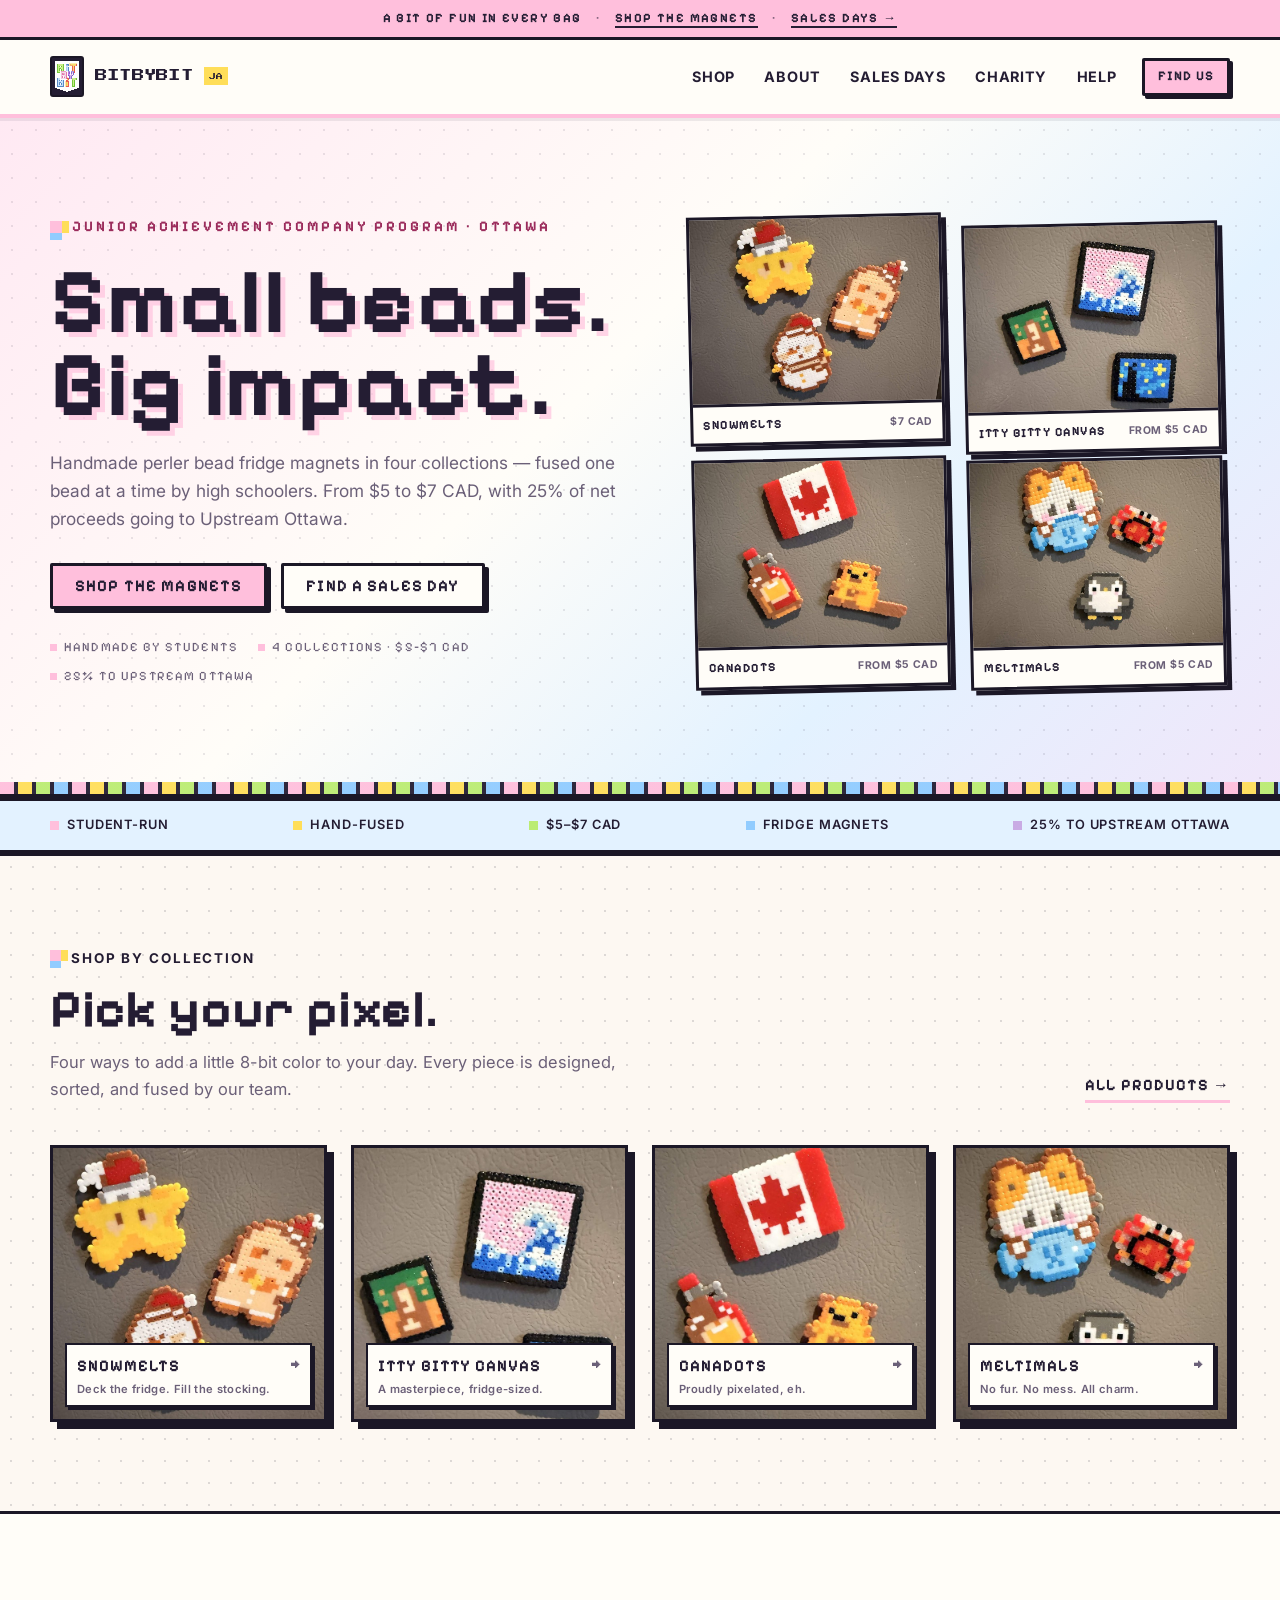
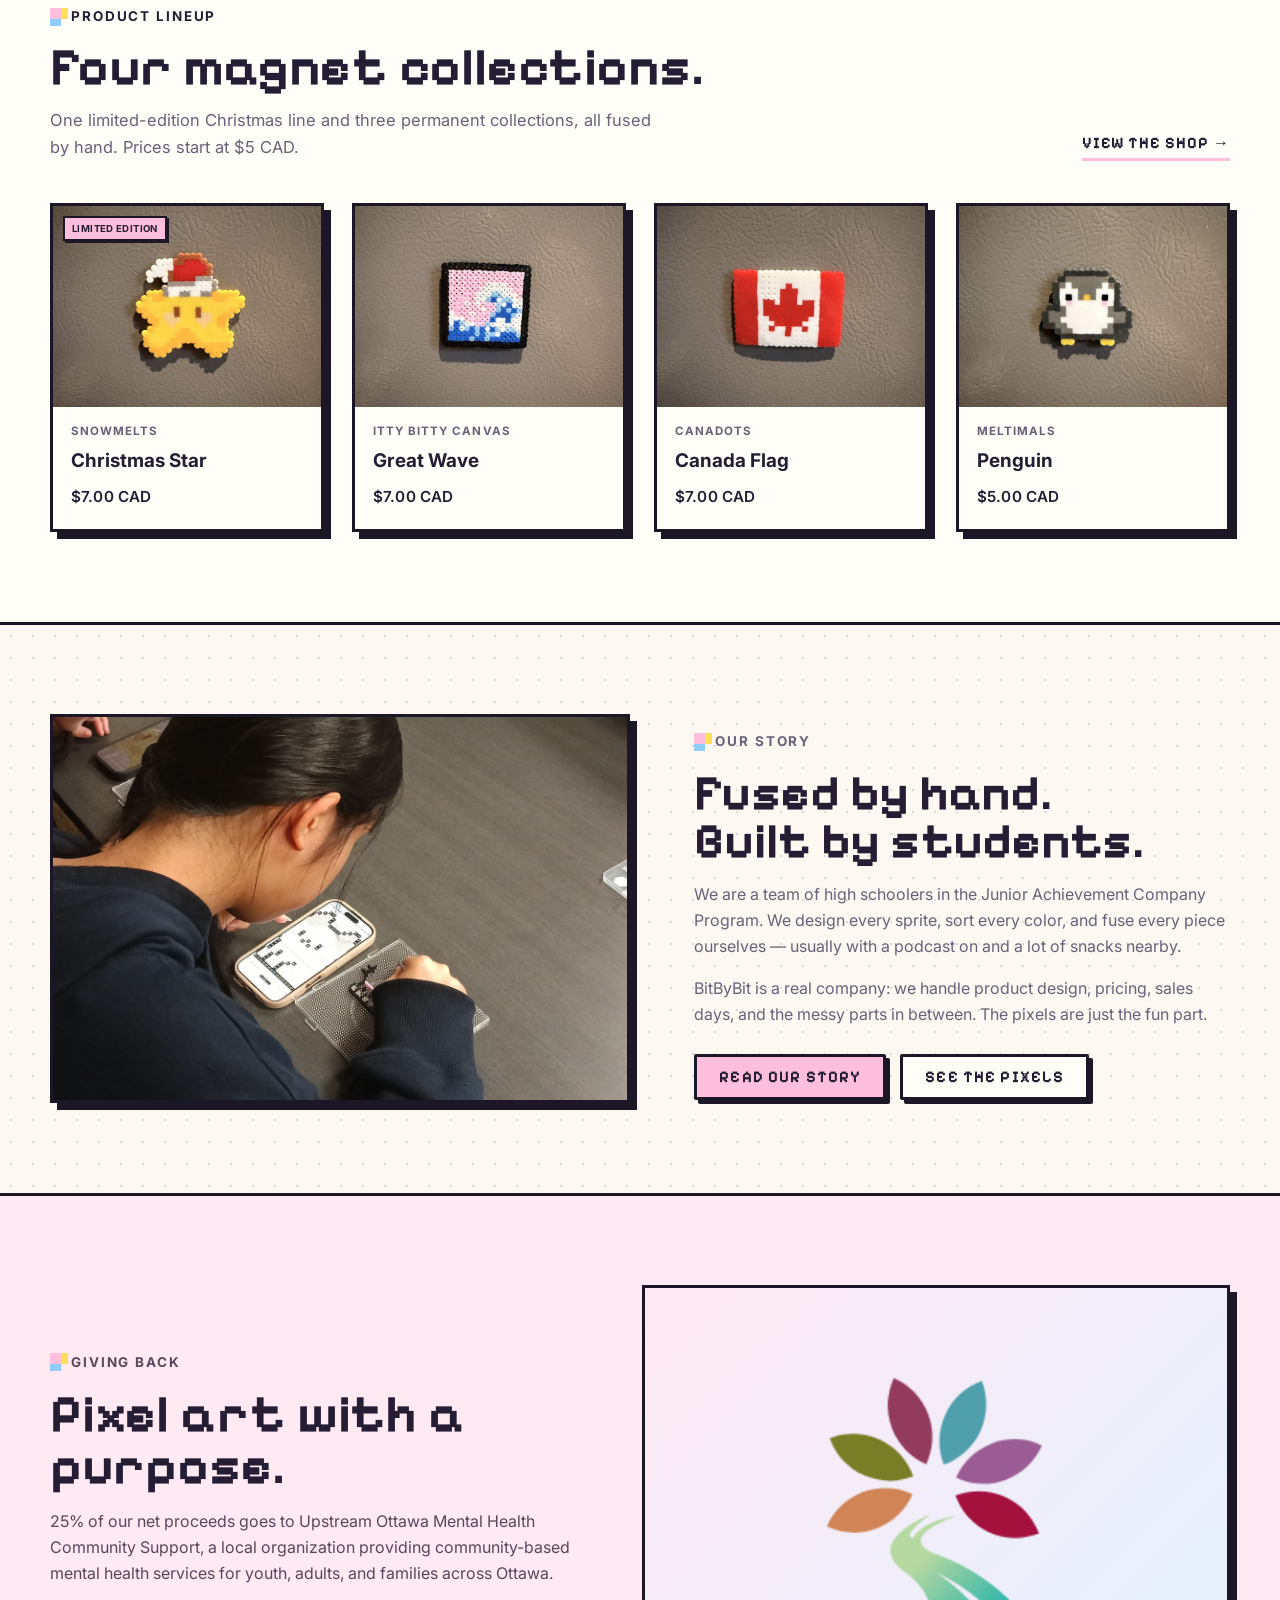
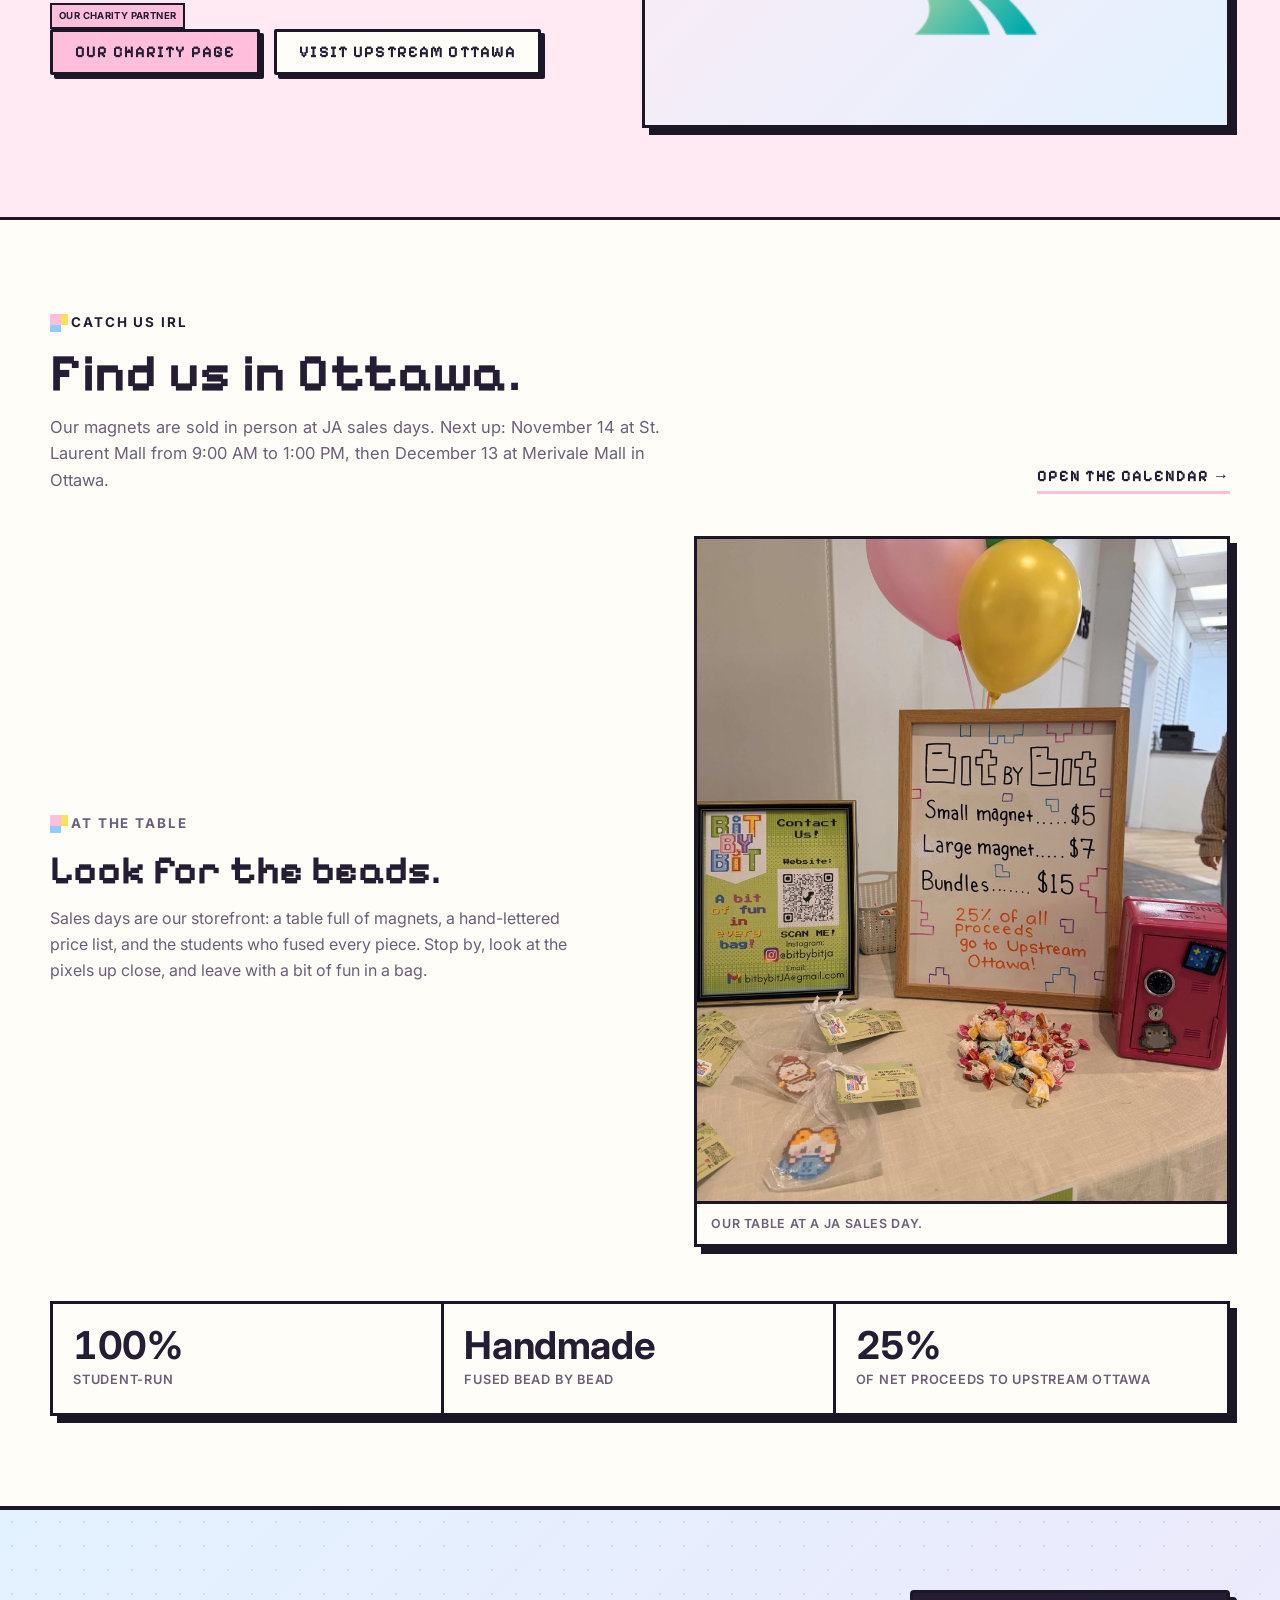
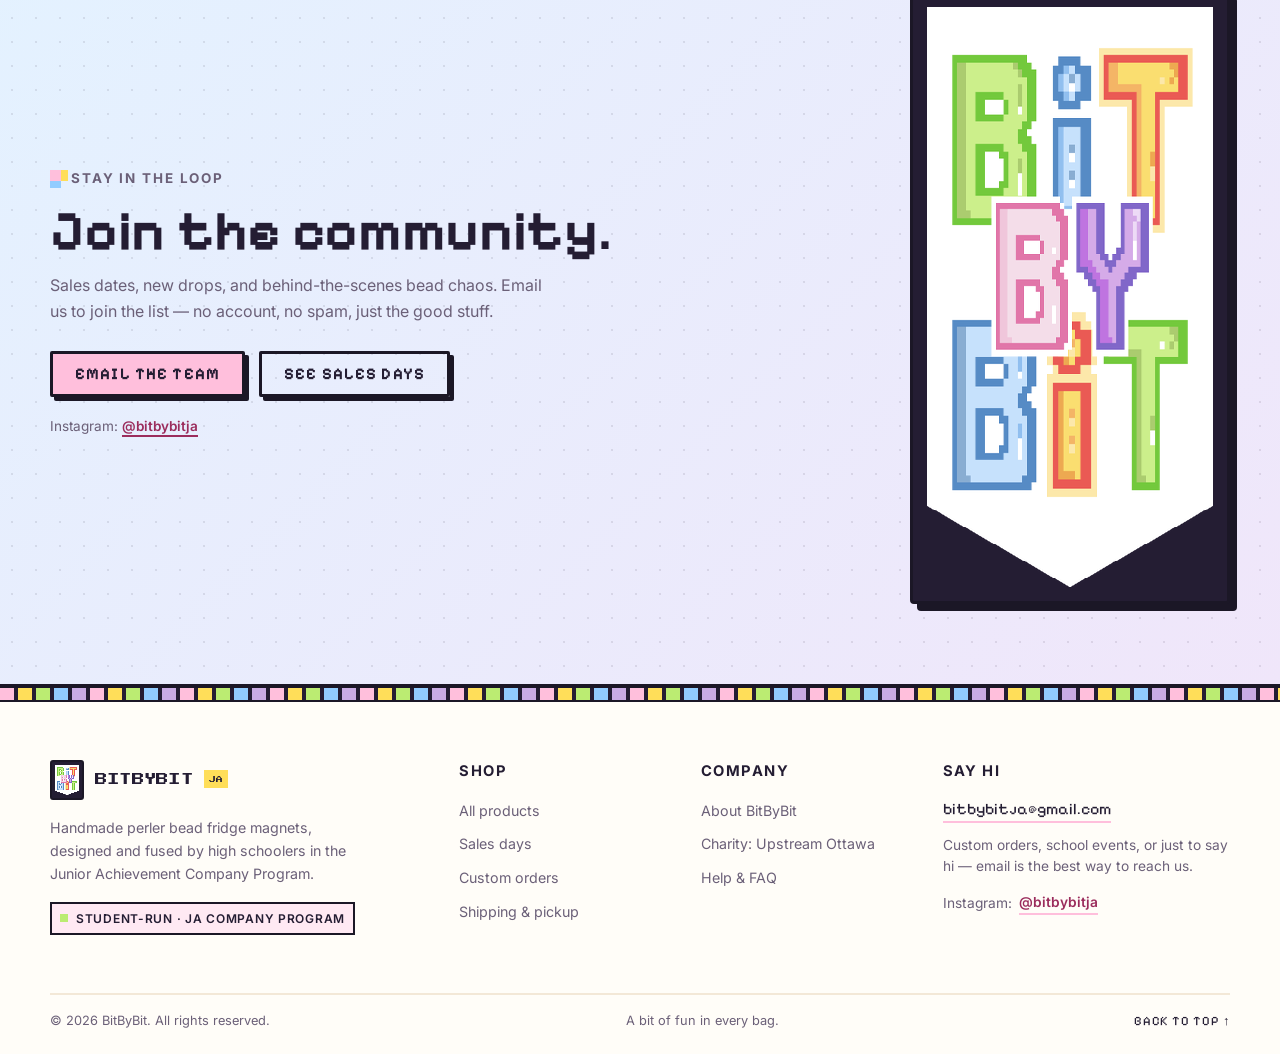
<file: website/bitbybitja/bitbybitja/index.html>
<!doctype html>
<html lang="en">
<head>
  <meta charset="utf-8">
  <meta name="viewport" content="width=device-width, initial-scale=1">
  <title>BitByBit — Handmade Fridge Magnets | JA Company Program</title>
  <meta name="description" content="BitByBit is a student-run Junior Achievement company making perler bead fridge magnets in four collections. From $5 to $7 CAD, with 25% of net proceeds going to Upstream Ottawa. A bit of fun in every bag.">
  <meta name="theme-color" content="#fffdf8">
  <link rel="icon" href="assets/img/favicon-64.png" type="image/png" sizes="64x64">
  <link rel="apple-touch-icon" href="assets/img/favicon-192.png">
  <link rel="manifest" href="site.webmanifest">
  <link rel="preconnect" href="https://fonts.googleapis.com">
  <link rel="preconnect" href="https://fonts.gstatic.com" crossorigin>
  <link href="https://fonts.googleapis.com/css2?family=Inter:wght@400;500;600;700&amp;family=Pixelify+Sans:wght@400;500;600;700&amp;family=Press+Start+2P&amp;display=swap" rel="stylesheet">
  <link rel="stylesheet" href="assets/css/site.css">
  <script src="assets/js/site.js" defer></script>
  <script src="assets/js/products.js" defer></script>
</head>
<body id="top">
  <a class="skip-link" href="#main">Skip to content</a>

  <div class="announce">
    A bit of fun in every bag <span class="announce__sep">·</span> <a href="products.html">Shop the magnets</a>
    <span class="announce__sep">·</span> <a href="schedule.html">Sales days →</a>
  </div>

  <header class="site-header">
    <div class="container header-inner">
      <a class="brand" href="index.html" aria-label="BitByBit home">
        <img class="brand-mark" src="assets/img/logo-mark.png" alt="" width="480" height="614">
        <span class="brand-word">BITBYBIT</span>
        <span class="brand-sub" aria-hidden="true">JA</span>
      </a>
      <button class="nav-toggle" type="button" aria-expanded="false" aria-controls="site-nav">
        <span class="nav-toggle__bars" aria-hidden="true"><span></span><span></span><span></span></span>
        Menu
      </button>
      <nav class="site-nav" id="site-nav" aria-label="Primary">
        <ul>
          <li><a href="products.html">Shop</a></li>
          <li><a href="about.html">About</a></li>
          <li><a href="schedule.html">Sales days</a></li>
          <li><a href="charity.html">Charity</a></li>
          <li><a href="faq.html">Help</a></li>
        </ul>
      </nav>
      <a class="btn btn--pink btn--small header-cta" href="schedule.html">Find us</a>
    </div>
  </header>

  <main id="main" tabindex="-1">
    <section class="hero" id="hero">
      <div class="container hero__inner">
        <div class="hero__content">
          <p class="hero__eyebrow" id="hero-eyebrow">Junior Achievement Company Program · Ottawa</p>
          <h1 class="hero__title" id="hero-title">Small beads.
Big impact.</h1>
          <p class="hero__text" id="hero-text">Handmade perler bead fridge magnets in four collections — fused one bead at a time by high schoolers. From $5 to $7 CAD, with 25% of net proceeds going to Upstream Ottawa.</p>
          <div class="hero__actions">
            <a class="btn" id="hero-cta" href="products.html">Shop the magnets</a>
            <a class="btn btn--outline" href="schedule.html">Find a sales day</a>
          </div>
          <div class="hero__meta">
            <span>Handmade by students</span>
            <span>4 collections · $5–$7 CAD</span>
            <span>25% to Upstream Ottawa</span>
          </div>
        </div>
        <div class="hero__banner" aria-label="Our four magnet collections">
          <a class="hero-card" href="products.html?category=snowmelts">
            <img src="assets/img/collections/snowmelts.jpg" alt="Snowmelts Christmas magnets" width="900" height="675" fetchpriority="high">
            <span class="hero-card__label"><span>Snowmelts</span><small>$7 CAD</small></span>
          </a>
          <a class="hero-card" href="products.html?category=itty-bitty-canvas">
            <img src="assets/img/collections/itty-bitty-canvas.jpg" alt="Itty Bitty Canvas painting magnets" width="900" height="675">
            <span class="hero-card__label"><span>Itty Bitty Canvas</span><small>from $5 CAD</small></span>
          </a>
          <a class="hero-card" href="products.html?category=canadots">
            <img src="assets/img/collections/canadots.jpg" alt="Canadots Canadian magnets" width="900" height="675">
            <span class="hero-card__label"><span>Canadots</span><small>from $5 CAD</small></span>
          </a>
          <a class="hero-card" href="products.html?category=meltimals">
            <img src="assets/img/collections/meltimals.jpg" alt="Meltimals animal magnets" width="900" height="675">
            <span class="hero-card__label"><span>Meltimals</span><small>from $5 CAD</small></span>
          </a>
        </div>
      </div>
    </section>

    <div class="ticker">
      <div class="container ticker__inner">
        <span class="ticker__item">Student-run</span>
        <span class="ticker__item">Hand-fused</span>
        <span class="ticker__item">$5–$7 CAD</span>
        <span class="ticker__item">Fridge magnets</span>
        <span class="ticker__item">25% to Upstream Ottawa</span>
      </div>
    </div>

    <section class="section pegboard" aria-labelledby="collections-title">
      <div class="container">
        <div class="section-head">
          <div class="section-head__copy">
            <p class="eyebrow">Shop by collection</p>
            <h2 class="section-title" id="collections-title">Pick your pixel.</h2>
            <p class="section-lede">Four ways to add a little 8-bit color to your day. Every piece is designed, sorted, and fused by our team.</p>
          </div>
          <a class="text-link" href="products.html">All products →</a>
        </div>

        <div class="collection-grid">
          <a class="collection-tile" href="products.html?category=snowmelts">
            <img src="assets/img/collections/snowmelts.jpg" alt="Snowmelts Christmas magnet collection" width="900" height="675" loading="lazy">
            <span class="collection-tile__label">
              <span class="collection-tile__name">Snowmelts <span class="collection-tile__arrow" aria-hidden="true">→</span></span>
              <span class="collection-tile__tagline">Deck the fridge. Fill the stocking.</span>
            </span>
          </a>
          <a class="collection-tile" href="products.html?category=itty-bitty-canvas">
            <img src="assets/img/collections/itty-bitty-canvas.jpg" alt="Itty Bitty Canvas painting magnet collection" width="900" height="675" loading="lazy">
            <span class="collection-tile__label">
              <span class="collection-tile__name">Itty Bitty Canvas <span class="collection-tile__arrow" aria-hidden="true">→</span></span>
              <span class="collection-tile__tagline">A masterpiece, fridge-sized.</span>
            </span>
          </a>
          <a class="collection-tile" href="products.html?category=canadots">
            <img src="assets/img/collections/canadots.jpg" alt="Canadots Canadian magnet collection" width="900" height="675" loading="lazy">
            <span class="collection-tile__label">
              <span class="collection-tile__name">Canadots <span class="collection-tile__arrow" aria-hidden="true">→</span></span>
              <span class="collection-tile__tagline">Proudly pixelated, eh.</span>
            </span>
          </a>
          <a class="collection-tile" href="products.html?category=meltimals">
            <img src="assets/img/collections/meltimals.jpg" alt="Meltimals animal magnet collection" width="900" height="675" loading="lazy">
            <span class="collection-tile__label">
              <span class="collection-tile__name">Meltimals <span class="collection-tile__arrow" aria-hidden="true">→</span></span>
              <span class="collection-tile__tagline">No fur. No mess. All charm.</span>
            </span>
          </a>
        </div>
      </div>
    </section>

    <section class="section section--surface" aria-labelledby="latest-title">
      <div class="container">
        <div class="section-head">
          <div class="section-head__copy">
            <p class="eyebrow">Product lineup</p>
            <h2 class="section-title" id="latest-title">Four magnet collections.</h2>
            <p class="section-lede">One limited-edition Christmas line and three permanent collections, all fused by hand. Prices start at $5 CAD.</p>
          </div>
          <a class="text-link" href="products.html">View the shop →</a>
        </div>

        <div class="product-grid" id="latest-products"></div>

        <noscript>
          <p class="products-note"><strong>Heads up:</strong> turn on JavaScript to browse the product cards, or visit us at a <a href="schedule.html">sales day</a>.</p>
        </noscript>
      </div>
    </section>

    <section class="section pegboard" aria-labelledby="story-title">
      <div class="container feature">
        <figure class="img-frame feature__media">
          <img src="assets/img/process.jpg" alt="A BitByBit team member placing perler beads at a work table" width="1200" height="900" loading="lazy">
        </figure>
        <div class="feature__copy">
          <p class="eyebrow">Our story</p>
          <h2 id="story-title">Fused by hand.<br>Built by students.</h2>
          <p>We are a team of high schoolers in the Junior Achievement Company Program. We design every sprite, sort every color, and fuse every piece ourselves — usually with a podcast on and a lot of snacks nearby.</p>
          <p>BitByBit is a real company: we handle product design, pricing, sales days, and the messy parts in between. The pixels are just the fun part.</p>
          <div class="btn-row">
            <a class="btn btn--pink" href="about.html">Read our story</a>
            <a class="btn btn--paper" href="products.html">See the pixels</a>
          </div>
        </div>
      </div>
    </section>

    <section class="section charity-band" aria-labelledby="charity-spotlight-title">
      <div class="container charity-spotlight">
        <div class="charity-spotlight__copy">
          <p class="eyebrow">Giving back</p>
          <h2 id="charity-spotlight-title">Pixel art with a purpose.</h2>
          <p>25% of our net proceeds goes to Upstream Ottawa Mental Health Community Support, a local organization providing community-based mental health services for youth, adults, and families across Ottawa.</p>
          <p><span class="tag tag--pink">Our charity partner</span></p>
          <div class="btn-row">
            <a class="btn btn--pink" href="charity.html">Our charity page</a>
            <a class="btn btn--paper" href="https://www.upstreamottawa.ca/" target="_blank" rel="noopener">Visit Upstream Ottawa</a>
          </div>
        </div>
        <figure class="img-frame charity-logo-frame">
          <img src="assets/img/upstream-ottawa.png" alt="Upstream Ottawa logo" width="500" height="500" loading="lazy">
        </figure>
      </div>
    </section>

    <section class="section section--surface" aria-labelledby="find-us-title">
      <div class="container">
        <div class="section-head">
          <div class="section-head__copy">
            <p class="eyebrow">Catch us IRL</p>
            <h2 class="section-title" id="find-us-title">Find us in Ottawa.</h2>
            <p class="section-lede">Our magnets are sold in person at JA sales days. Next up: November 14 at St. Laurent Mall from 9:00 AM to 1:00 PM, then December 13 at Merivale Mall in Ottawa.</p>
          </div>
          <a class="text-link" href="schedule.html">Open the calendar →</a>
        </div>

        <div class="feature find-us-feature">
          <div class="feature__copy">
            <p class="eyebrow">At the table</p>
            <h3>Look for the beads.</h3>
            <p>Sales days are our storefront: a table full of magnets, a hand-lettered price list, and the students who fused every piece. Stop by, look at the pixels up close, and leave with a bit of fun in a bag.</p>
          </div>
          <figure class="img-frame img-frame--portrait feature__media">
            <img src="assets/img/sales-day.jpg" alt="The BitByBit sales table with a framed price list, bagged magnets, candy, and balloons" width="900" height="1125" loading="lazy">
            <figcaption>Our table at a JA sales day.</figcaption>
          </figure>
        </div>

        <div class="stat-strip">
          <div class="stat-strip__item">
            <p class="stat-strip__value">100%</p>
            <p class="stat-strip__label">Student-run</p>
          </div>
          <div class="stat-strip__item">
            <p class="stat-strip__value">Handmade</p>
            <p class="stat-strip__label">Fused bead by bead</p>
          </div>
          <div class="stat-strip__item">
            <p class="stat-strip__value">25%</p>
            <p class="stat-strip__label">Of net proceeds to Upstream Ottawa</p>
          </div>
        </div>
      </div>
    </section>

    <section class="community" aria-labelledby="community-title">
      <div class="container community__inner">
        <div>
          <p class="eyebrow">Stay in the loop</p>
          <h2 id="community-title">Join the community.</h2>
          <p>Sales dates, new drops, and behind-the-scenes bead chaos. Email us to join the list — no account, no spam, just the good stuff.</p>
          <div class="community__actions">
            <a class="btn btn--pink" href="mailto:bitbybitja@gmail.com?subject=Join%20the%20BitByBit%20list">Email the team</a>
            <a class="btn btn--ghost" href="schedule.html">See sales days</a>
          </div>
          <p style="margin-top:18px;font-size:.85rem;">Instagram: <a href="https://www.instagram.com/bitbybitja/" target="_blank" rel="noopener">@bitbybitja</a></p>
        </div>
        <img class="community__art" src="assets/img/logo-mark.png" alt="BitByBit pixel banner logo" width="480" height="614" loading="lazy">
      </div>
    </section>
  </main>

  <footer class="site-footer">
    <div class="footer-beads" aria-hidden="true"></div>
    <div class="container footer-grid">
      <div class="footer-brand">
        <a class="brand" href="index.html" aria-label="BitByBit home">
          <img class="brand-mark" src="assets/img/logo-mark.png" alt="" width="480" height="614">
          <span class="brand-word">BITBYBIT</span>
          <span class="brand-sub" aria-hidden="true">JA</span>
        </a>
        <p>Handmade perler bead fridge magnets, designed and fused by high schoolers in the Junior Achievement Company Program.</p>
        <span class="footer-program">Student-run · JA Company Program</span>
      </div>
      <nav class="footer-col" aria-labelledby="footer-shop">
        <h2 id="footer-shop">Shop</h2>
        <ul>
          <li><a href="products.html">All products</a></li>
          <li><a href="schedule.html">Sales days</a></li>
          <li><a href="faq.html#custom-orders">Custom orders</a></li>
          <li><a href="faq.html">Shipping &amp; pickup</a></li>
        </ul>
      </nav>
      <nav class="footer-col" aria-labelledby="footer-company">
        <h2 id="footer-company">Company</h2>
        <ul>
          <li><a href="about.html">About BitByBit</a></li>
          <li><a href="charity.html">Charity: Upstream Ottawa</a></li>
          <li><a href="faq.html">Help &amp; FAQ</a></li>
        </ul>
      </nav>
      <div class="footer-contact">
        <h2>Say hi</h2>
        <a class="email" href="mailto:bitbybitja@gmail.com">bitbybitja@gmail.com</a>
        <p>Custom orders, school events, or just to say hi — email is the best way to reach us.</p>
        <div class="ig-row"><span>Instagram:</span><a href="https://www.instagram.com/bitbybitja/" target="_blank" rel="noopener">@bitbybitja</a></div>
      </div>
    </div>
    <div class="container footer-bottom">
      <p>© <span data-year>2026</span> BitByBit. All rights reserved.</p>
      <p>A bit of fun in every bag.</p>
      <a href="#top">Back to top ↑</a>
    </div>
  </footer>
</body>
</html>
</file>
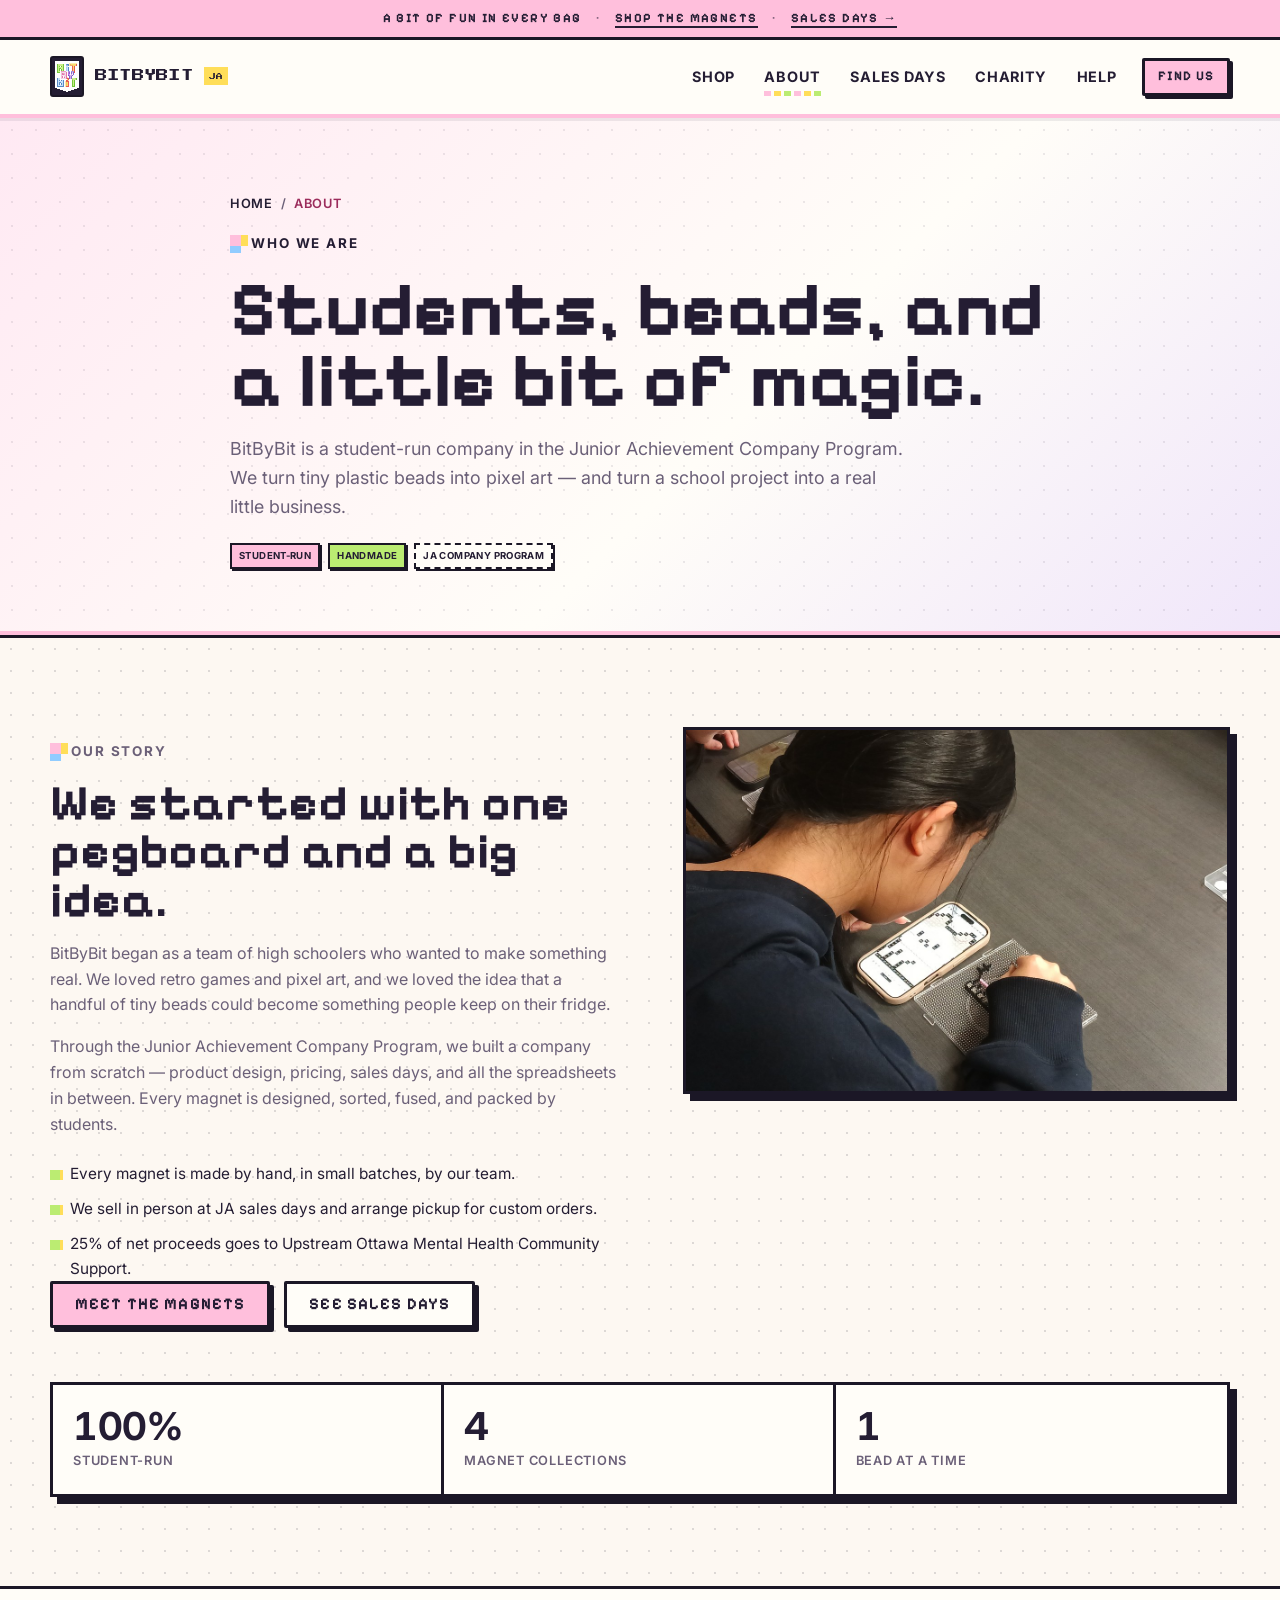
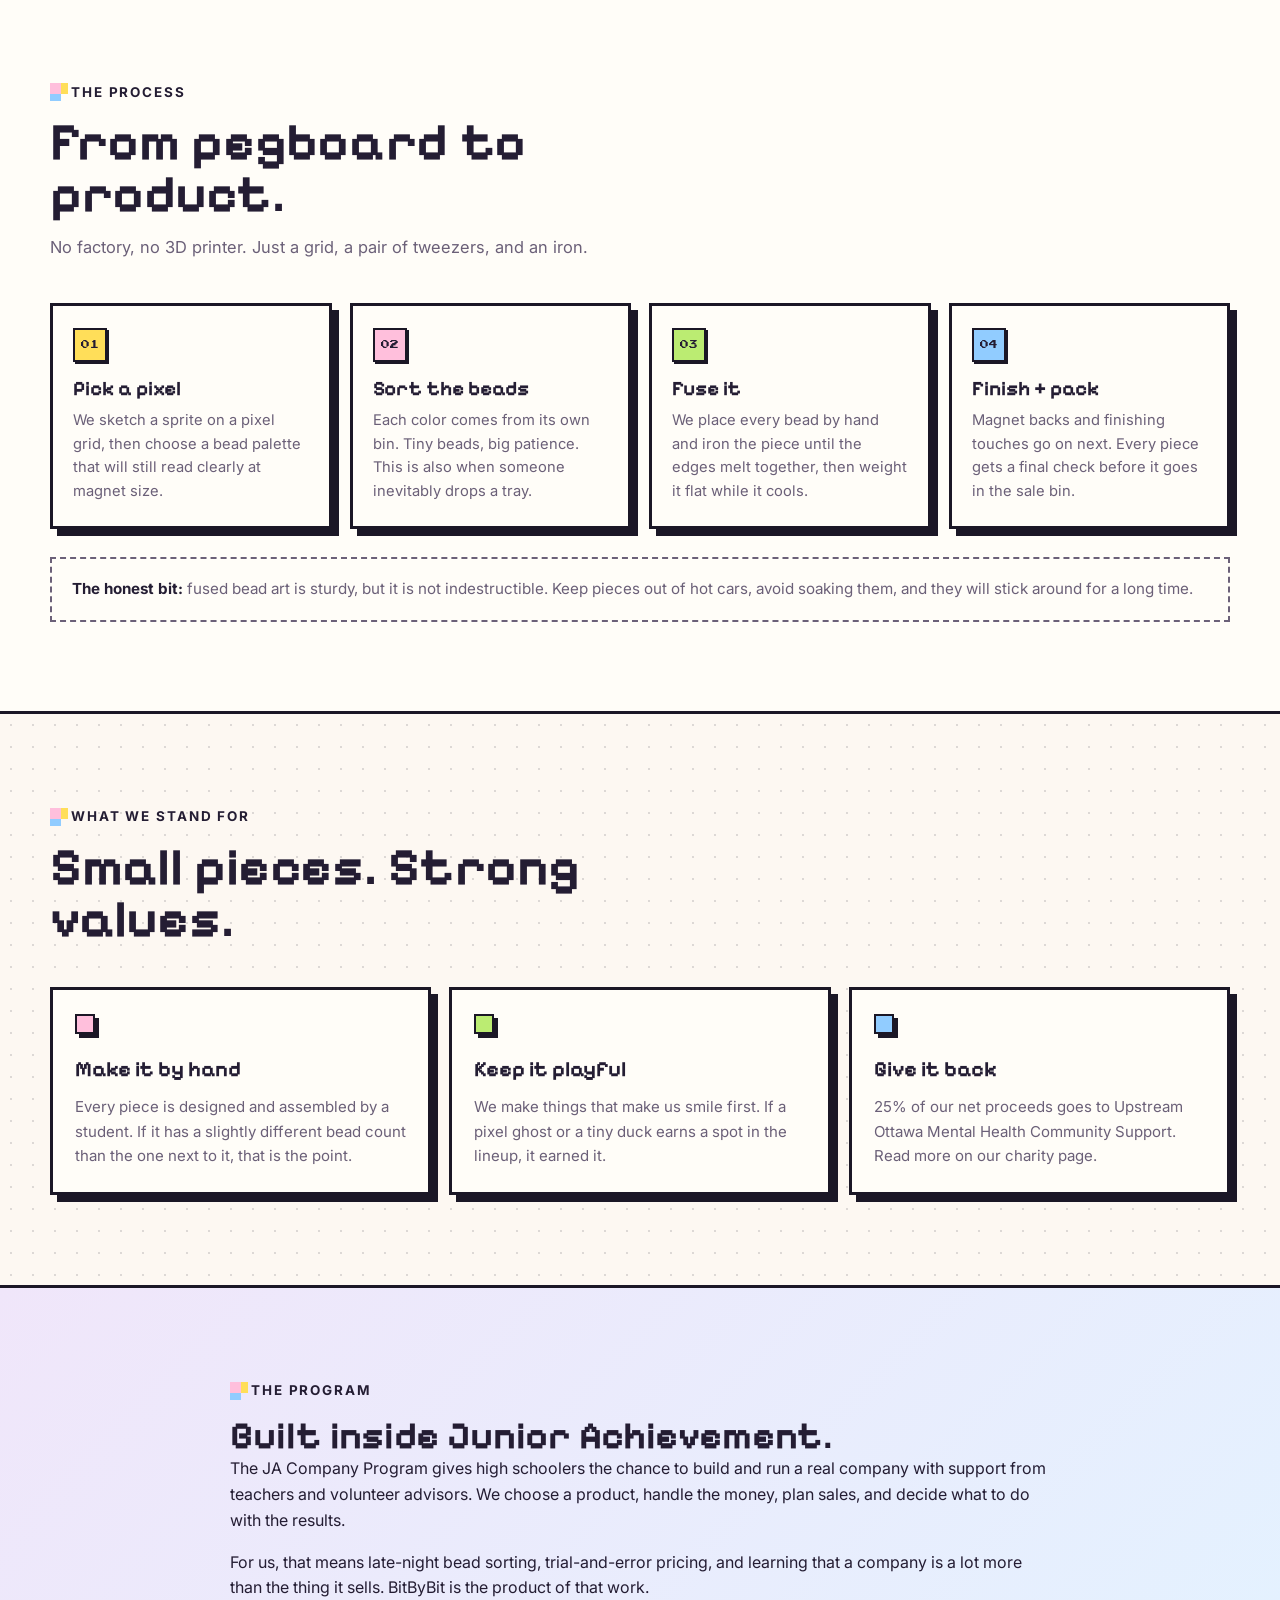
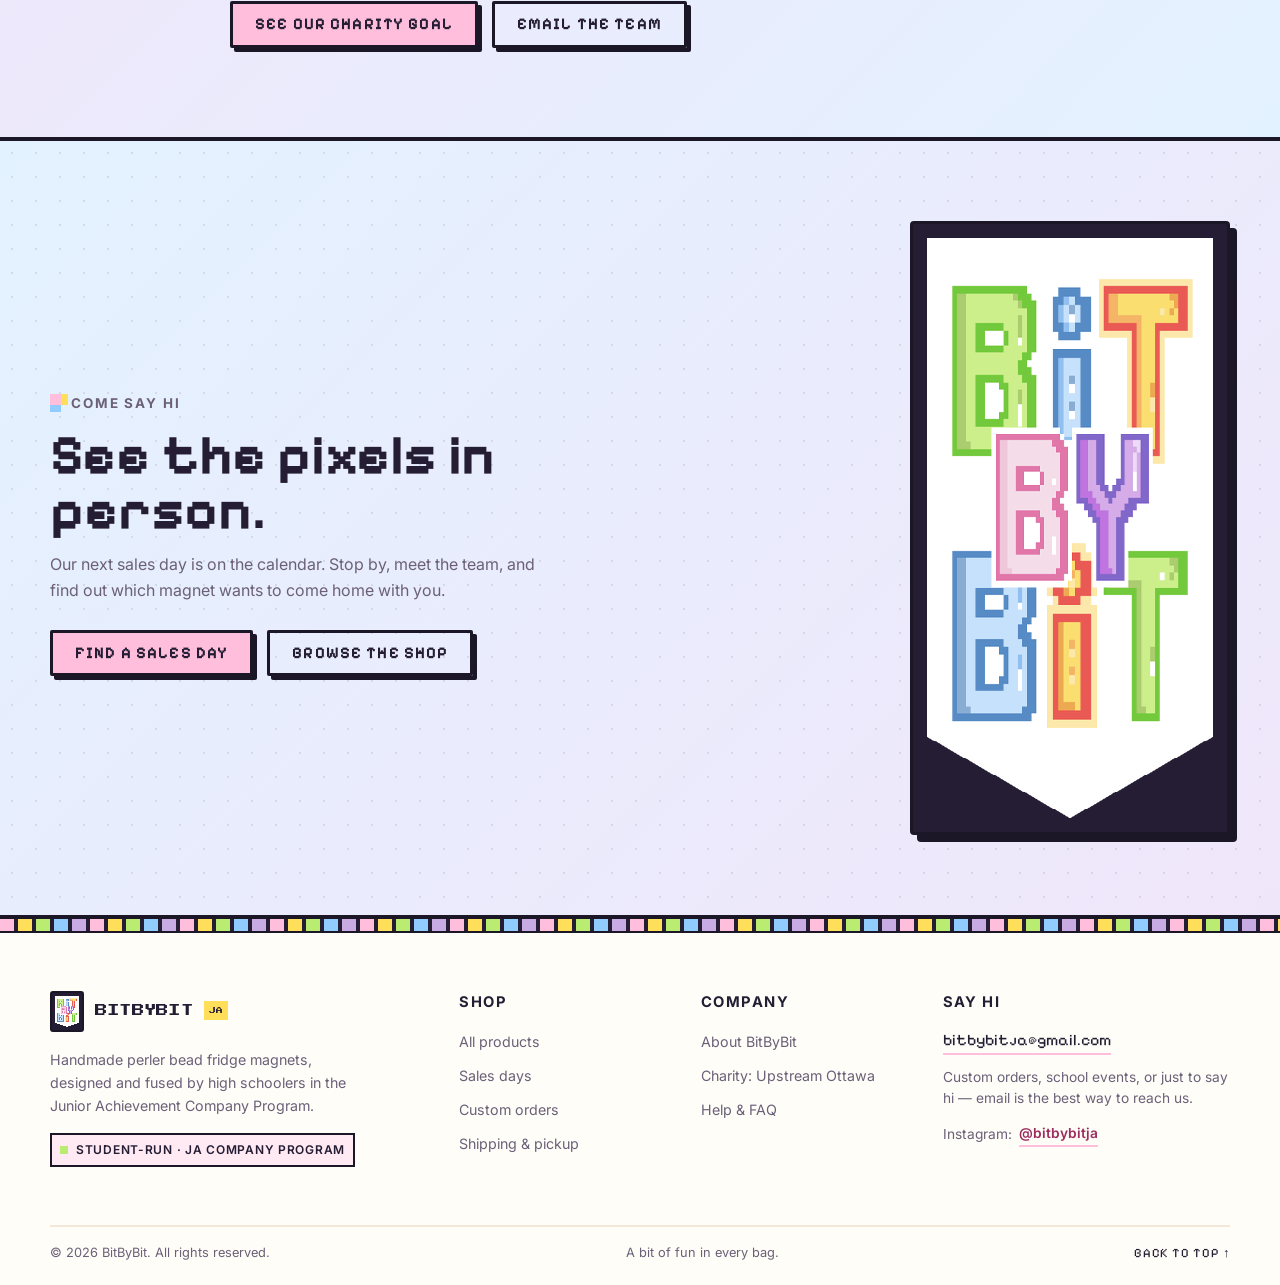
<file: website/bitbybitja/bitbybitja/about.html>
<!doctype html>
<html lang="en">
<head>
  <meta charset="utf-8">
  <meta name="viewport" content="width=device-width, initial-scale=1">
  <title>About BitByBit — Student-Run Fridge Magnets</title>
  <meta name="description" content="Meet BitByBit, a high school company in the Junior Achievement Company Program turning perler beads into fridge magnets and giving back.">
  <meta name="theme-color" content="#fffdf8">
  <link rel="icon" href="assets/img/favicon-64.png" type="image/png" sizes="64x64">
  <link rel="apple-touch-icon" href="assets/img/favicon-192.png">
  <link rel="manifest" href="site.webmanifest">
  <link rel="preconnect" href="https://fonts.googleapis.com">
  <link rel="preconnect" href="https://fonts.gstatic.com" crossorigin>
  <link href="https://fonts.googleapis.com/css2?family=Inter:wght@400;500;600;700&amp;family=Pixelify+Sans:wght@400;500;600;700&amp;family=Press+Start+2P&amp;display=swap" rel="stylesheet">
  <link rel="stylesheet" href="assets/css/site.css">
  <script src="assets/js/site.js" defer></script>
</head>
<body id="top">
  <a class="skip-link" href="#main">Skip to content</a>

  <div class="announce">
    A bit of fun in every bag <span class="announce__sep">·</span> <a href="products.html">Shop the magnets</a>
    <span class="announce__sep">·</span> <a href="schedule.html">Sales days →</a>
  </div>

  <header class="site-header">
    <div class="container header-inner">
      <a class="brand" href="index.html" aria-label="BitByBit home">
        <img class="brand-mark" src="assets/img/logo-mark.png" alt="" width="480" height="614">
        <span class="brand-word">BITBYBIT</span>
        <span class="brand-sub" aria-hidden="true">JA</span>
      </a>
      <button class="nav-toggle" type="button" aria-expanded="false" aria-controls="site-nav">
        <span class="nav-toggle__bars" aria-hidden="true"><span></span><span></span><span></span></span>
        Menu
      </button>
      <nav class="site-nav" id="site-nav" aria-label="Primary">
        <ul>
          <li><a href="products.html">Shop</a></li>
          <li><a href="about.html" aria-current="page">About</a></li>
          <li><a href="schedule.html">Sales days</a></li>
          <li><a href="charity.html">Charity</a></li>
          <li><a href="faq.html">Help</a></li>
        </ul>
      </nav>
      <a class="btn btn--pink btn--small header-cta" href="schedule.html">Find us</a>
    </div>
  </header>

  <main id="main" tabindex="-1">
    <section class="page-hero">
      <div class="container page-hero__inner">
        <nav class="breadcrumbs" aria-label="Breadcrumb">
          <a href="index.html">Home</a><span aria-hidden="true">/</span><span aria-current="page">About</span>
        </nav>
        <p class="eyebrow" style="margin-top:20px;">Who we are</p>
        <h1>Students, beads, and a little bit of magic.</h1>
        <p class="page-hero__lede">BitByBit is a student-run company in the Junior Achievement Company Program. We turn tiny plastic beads into pixel art — and turn a school project into a real little business.</p>
        <div class="page-hero__tags">
          <span class="tag tag--pink">Student-run</span>
          <span class="tag tag--mint">Handmade</span>
          <span class="tag tag--ghost">JA Company Program</span>
        </div>
      </div>
    </section>

    <section class="section pegboard" aria-labelledby="story-title">
      <div class="container about-split">
        <div>
          <p class="eyebrow">Our story</p>
          <h2 id="story-title">We started with one pegboard and a big idea.</h2>
          <p>BitByBit began as a team of high schoolers who wanted to make something real. We loved retro games and pixel art, and we loved the idea that a handful of tiny beads could become something people keep on their fridge.</p>
          <p>Through the Junior Achievement Company Program, we built a company from scratch — product design, pricing, sales days, and all the spreadsheets in between. Every magnet is designed, sorted, fused, and packed by students.</p>
          <ul class="pixel-list">
            <li>Every magnet is made by hand, in small batches, by our team.</li>
            <li>We sell in person at JA sales days and arrange pickup for custom orders.</li>
            <li>25% of net proceeds goes to Upstream Ottawa Mental Health Community Support.</li>
          </ul>
          <div class="btn-row">
            <a class="btn btn--pink" href="products.html">Meet the magnets</a>
            <a class="btn btn--paper" href="schedule.html">See sales days</a>
          </div>
        </div>
        <figure class="img-frame">
          <img src="assets/img/process.jpg" alt="A BitByBit team member placing perler beads at a work table" width="1200" height="900">
        </figure>
      </div>

      <div class="container">
        <div class="stat-strip">
          <div class="stat-strip__item">
            <p class="stat-strip__value">100%</p>
            <p class="stat-strip__label">Student-run</p>
          </div>
          <div class="stat-strip__item">
            <p class="stat-strip__value">4</p>
            <p class="stat-strip__label">Magnet collections</p>
          </div>
          <div class="stat-strip__item">
            <p class="stat-strip__value">1</p>
            <p class="stat-strip__label">Bead at a time</p>
          </div>
        </div>
      </div>
    </section>

    <section class="section section--surface" aria-labelledby="process-title">
      <div class="container">
        <div class="section-head">
          <div class="section-head__copy">
            <p class="eyebrow">The process</p>
            <h2 class="section-title" id="process-title">From pegboard to product.</h2>
            <p class="section-lede">No factory, no 3D printer. Just a grid, a pair of tweezers, and an iron.</p>
          </div>
        </div>
        <div class="process-grid">
          <article class="process-step">
            <span class="process-step__num">01</span>
            <h3>Pick a pixel</h3>
            <p>We sketch a sprite on a pixel grid, then choose a bead palette that will still read clearly at magnet size.</p>
          </article>
          <article class="process-step">
            <span class="process-step__num">02</span>
            <h3>Sort the beads</h3>
            <p>Each color comes from its own bin. Tiny beads, big patience. This is also when someone inevitably drops a tray.</p>
          </article>
          <article class="process-step">
            <span class="process-step__num">03</span>
            <h3>Fuse it</h3>
            <p>We place every bead by hand and iron the piece until the edges melt together, then weight it flat while it cools.</p>
          </article>
          <article class="process-step">
            <span class="process-step__num">04</span>
            <h3>Finish + pack</h3>
            <p>Magnet backs and finishing touches go on next. Every piece gets a final check before it goes in the sale bin.</p>
          </article>
        </div>
        <p class="callout"><strong>The honest bit:</strong> fused bead art is sturdy, but it is not indestructible. Keep pieces out of hot cars, avoid soaking them, and they will stick around for a long time.</p>
      </div>
    </section>

    <section class="section pegboard" aria-labelledby="values-title">
      <div class="container">
        <div class="section-head">
          <div class="section-head__copy">
            <p class="eyebrow">What we stand for</p>
            <h2 class="section-title" id="values-title">Small pieces. Strong values.</h2>
          </div>
        </div>
        <div class="values-grid">
          <article class="value-card">
            <div class="value-card__dot" aria-hidden="true"></div>
            <h3>Make it by hand</h3>
            <p>Every piece is designed and assembled by a student. If it has a slightly different bead count than the one next to it, that is the point.</p>
          </article>
          <article class="value-card">
            <div class="value-card__dot" aria-hidden="true"></div>
            <h3>Keep it playful</h3>
            <p>We make things that make us smile first. If a pixel ghost or a tiny duck earns a spot in the lineup, it earned it.</p>
          </article>
          <article class="value-card">
            <div class="value-card__dot" aria-hidden="true"></div>
            <h3>Give it back</h3>
            <p>25% of our net proceeds goes to Upstream Ottawa Mental Health Community Support. Read more on our charity page.</p>
          </article>
        </div>
      </div>
    </section>

    <section class="section section--dark" aria-labelledby="ja-title">
      <div class="container content-narrow prose">
        <p class="eyebrow">The program</p>
        <h2 id="ja-title" style="margin-top:14px;">Built inside Junior Achievement.</h2>
        <p>The JA Company Program gives high schoolers the chance to build and run a real company with support from teachers and volunteer advisors. We choose a product, handle the money, plan sales, and decide what to do with the results.</p>
        <p>For us, that means late-night bead sorting, trial-and-error pricing, and learning that a company is a lot more than the thing it sells. BitByBit is the product of that work.</p>
        <div class="btn-row">
          <a class="btn btn--pink" href="charity.html">See our charity goal</a>
          <a class="btn btn--ghost" href="mailto:bitbybitja@gmail.com">Email the team</a>
        </div>
      </div>
    </section>

    <section class="community" aria-labelledby="about-cta-title">
      <div class="container community__inner">
        <div>
          <p class="eyebrow">Come say hi</p>
          <h2 id="about-cta-title">See the pixels in person.</h2>
          <p>Our next sales day is on the calendar. Stop by, meet the team, and find out which magnet wants to come home with you.</p>
          <div class="community__actions">
            <a class="btn btn--pink" href="schedule.html">Find a sales day</a>
            <a class="btn btn--ghost" href="products.html">Browse the shop</a>
          </div>
        </div>
        <img class="community__art" src="assets/img/logo-mark.png" alt="BitByBit pixel banner logo" width="480" height="614" loading="lazy">
      </div>
    </section>
  </main>

  <footer class="site-footer">
    <div class="footer-beads" aria-hidden="true"></div>
    <div class="container footer-grid">
      <div class="footer-brand">
        <a class="brand" href="index.html" aria-label="BitByBit home">
          <img class="brand-mark" src="assets/img/logo-mark.png" alt="" width="480" height="614">
          <span class="brand-word">BITBYBIT</span>
          <span class="brand-sub" aria-hidden="true">JA</span>
        </a>
        <p>Handmade perler bead fridge magnets, designed and fused by high schoolers in the Junior Achievement Company Program.</p>
        <span class="footer-program">Student-run · JA Company Program</span>
      </div>
      <nav class="footer-col" aria-labelledby="footer-shop">
        <h2 id="footer-shop">Shop</h2>
        <ul>
          <li><a href="products.html">All products</a></li>
          <li><a href="schedule.html">Sales days</a></li>
          <li><a href="faq.html#custom-orders">Custom orders</a></li>
          <li><a href="faq.html">Shipping &amp; pickup</a></li>
        </ul>
      </nav>
      <nav class="footer-col" aria-labelledby="footer-company">
        <h2 id="footer-company">Company</h2>
        <ul>
          <li><a href="about.html">About BitByBit</a></li>
          <li><a href="charity.html">Charity: Upstream Ottawa</a></li>
          <li><a href="faq.html">Help &amp; FAQ</a></li>
        </ul>
      </nav>
      <div class="footer-contact">
        <h2>Say hi</h2>
        <a class="email" href="mailto:bitbybitja@gmail.com">bitbybitja@gmail.com</a>
        <p>Custom orders, school events, or just to say hi — email is the best way to reach us.</p>
        <div class="ig-row"><span>Instagram:</span><a href="https://www.instagram.com/bitbybitja/" target="_blank" rel="noopener">@bitbybitja</a></div>
      </div>
    </div>
    <div class="container footer-bottom">
      <p>© <span data-year>2026</span> BitByBit. All rights reserved.</p>
      <p>A bit of fun in every bag.</p>
      <a href="#top">Back to top ↑</a>
    </div>
  </footer>
</body>
</html>
</file>
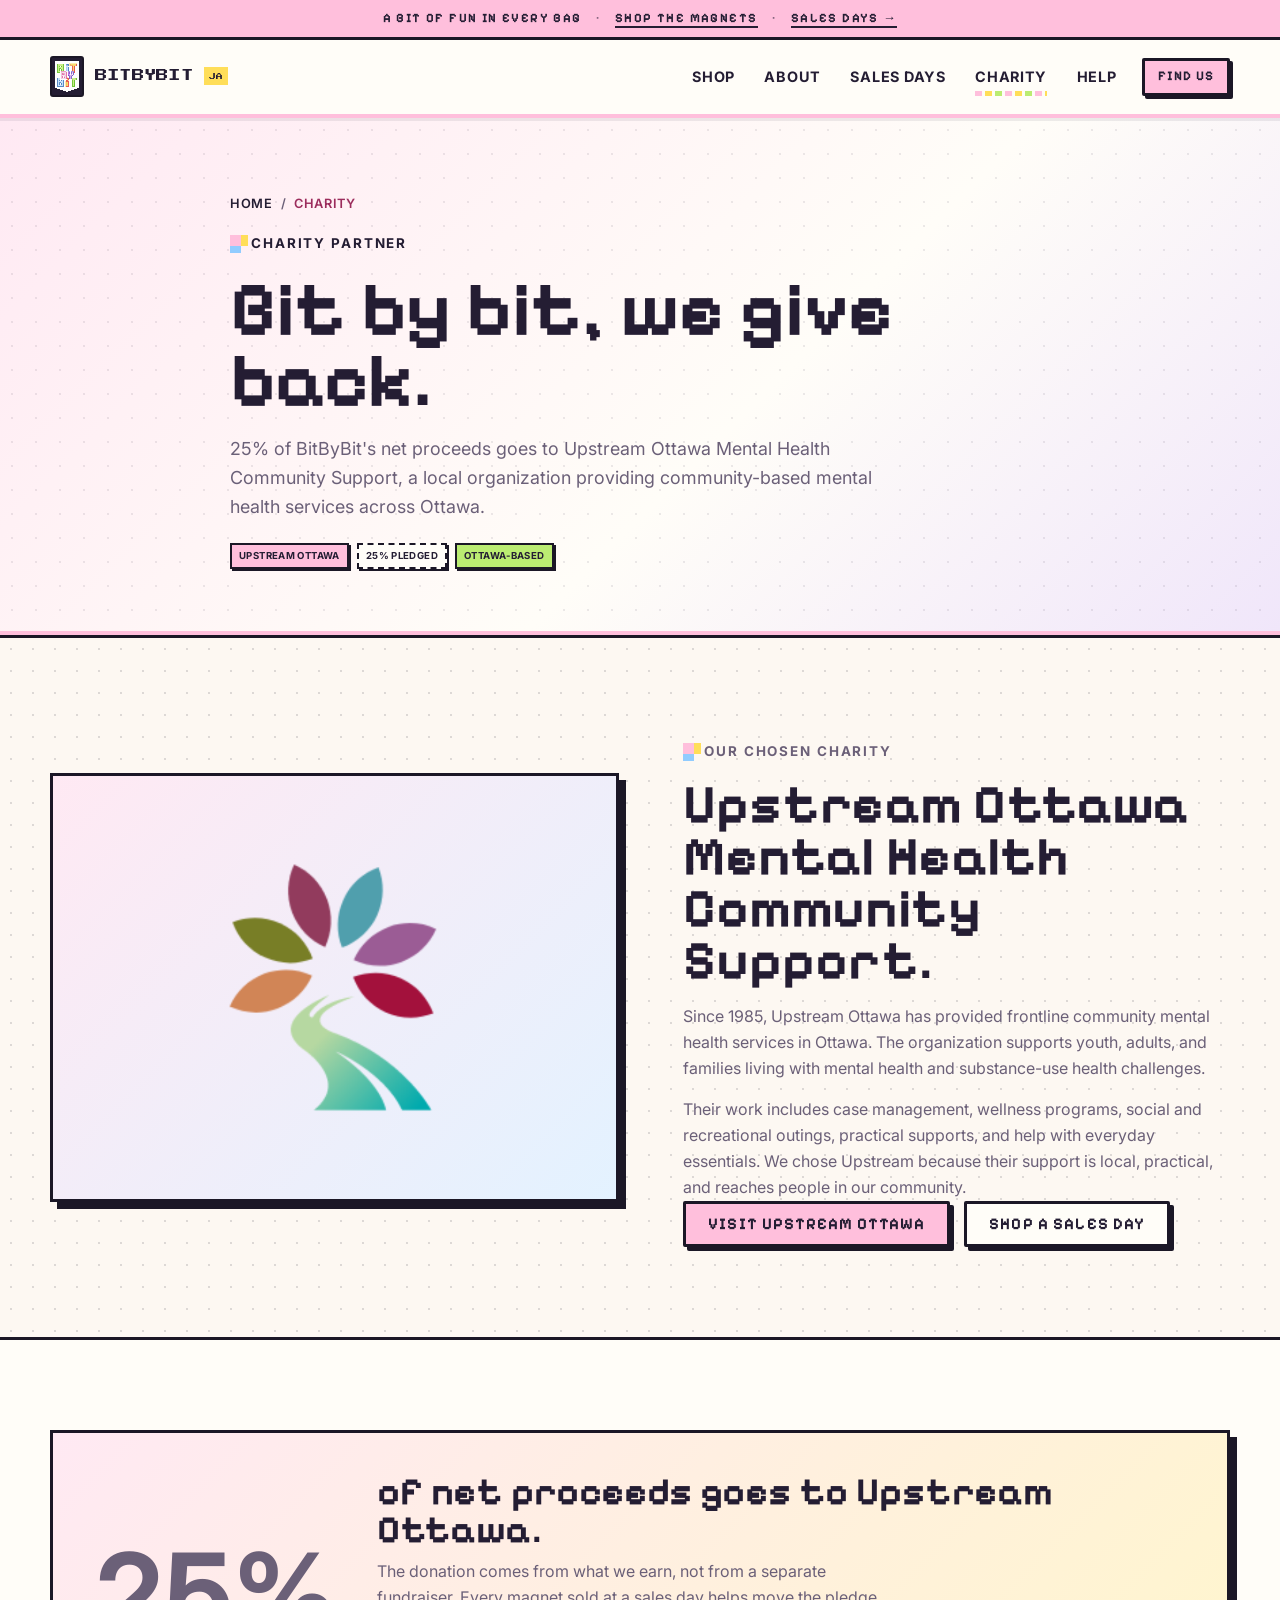
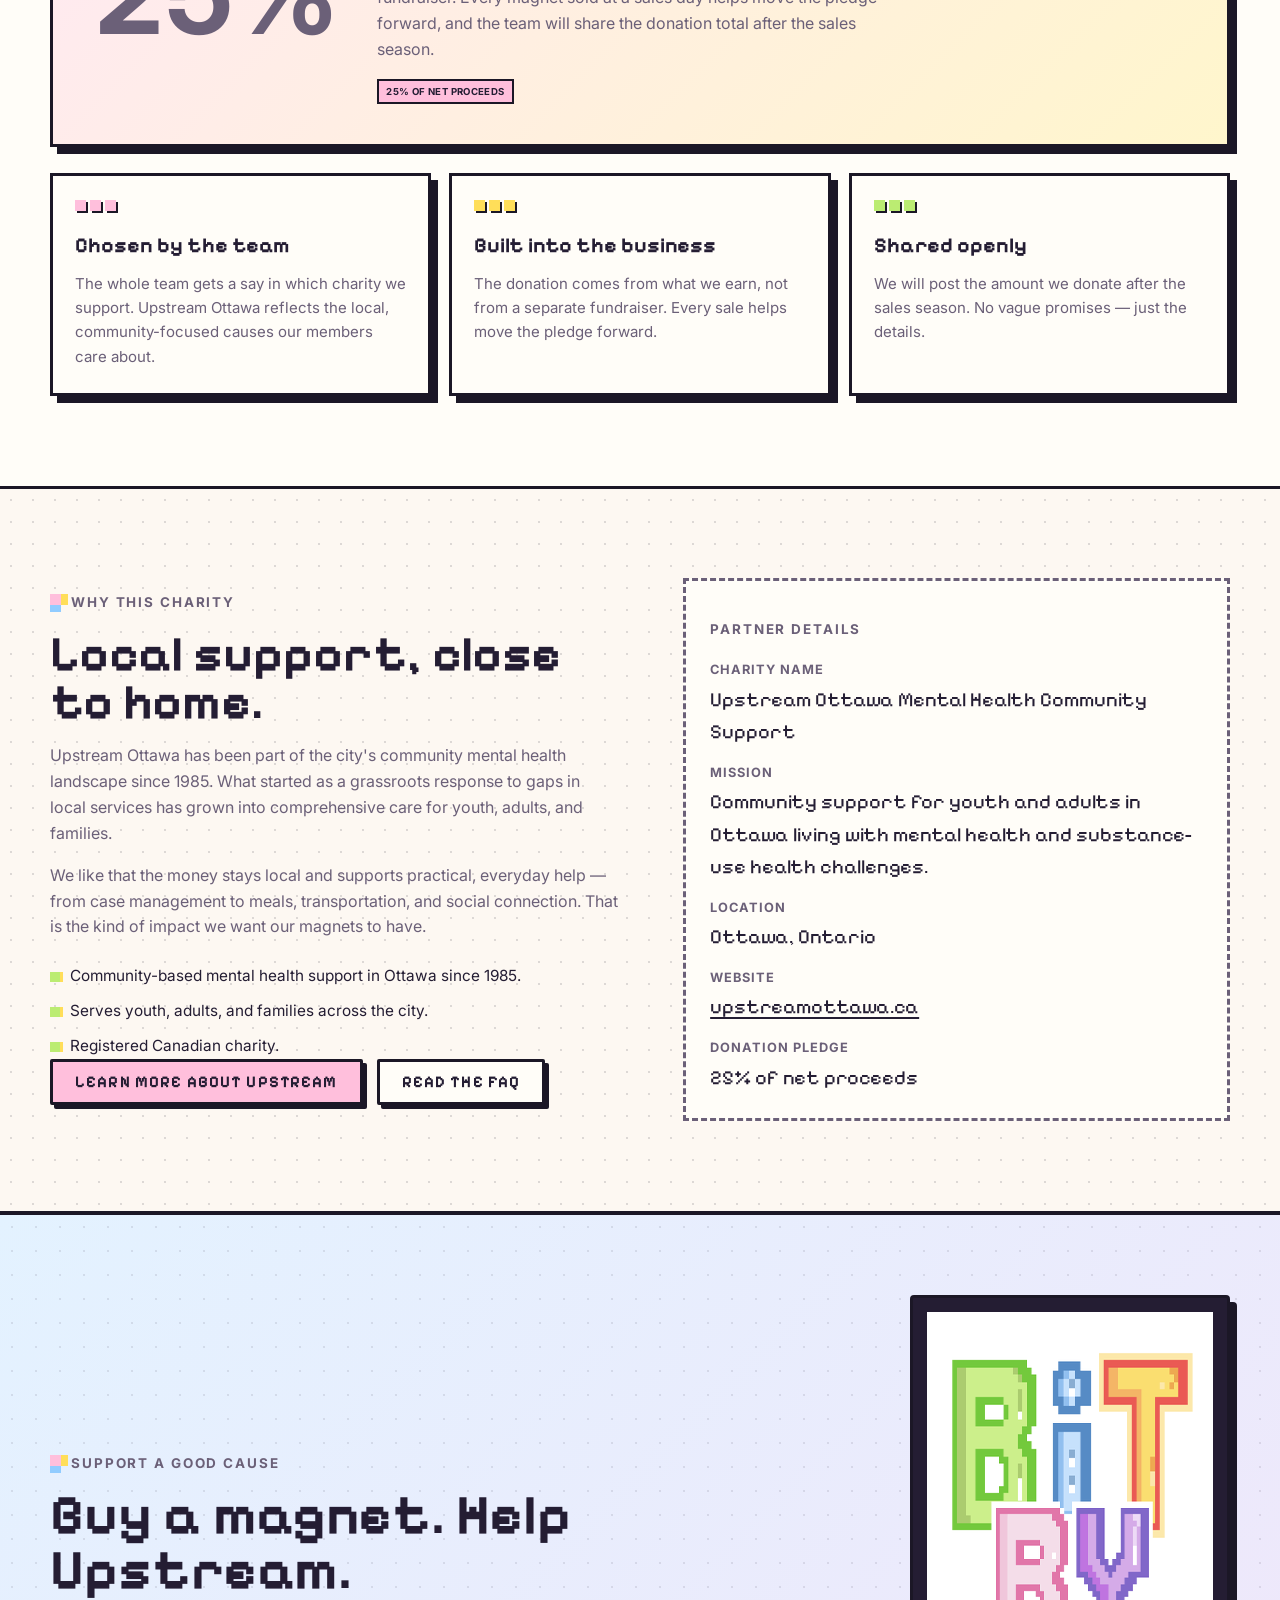
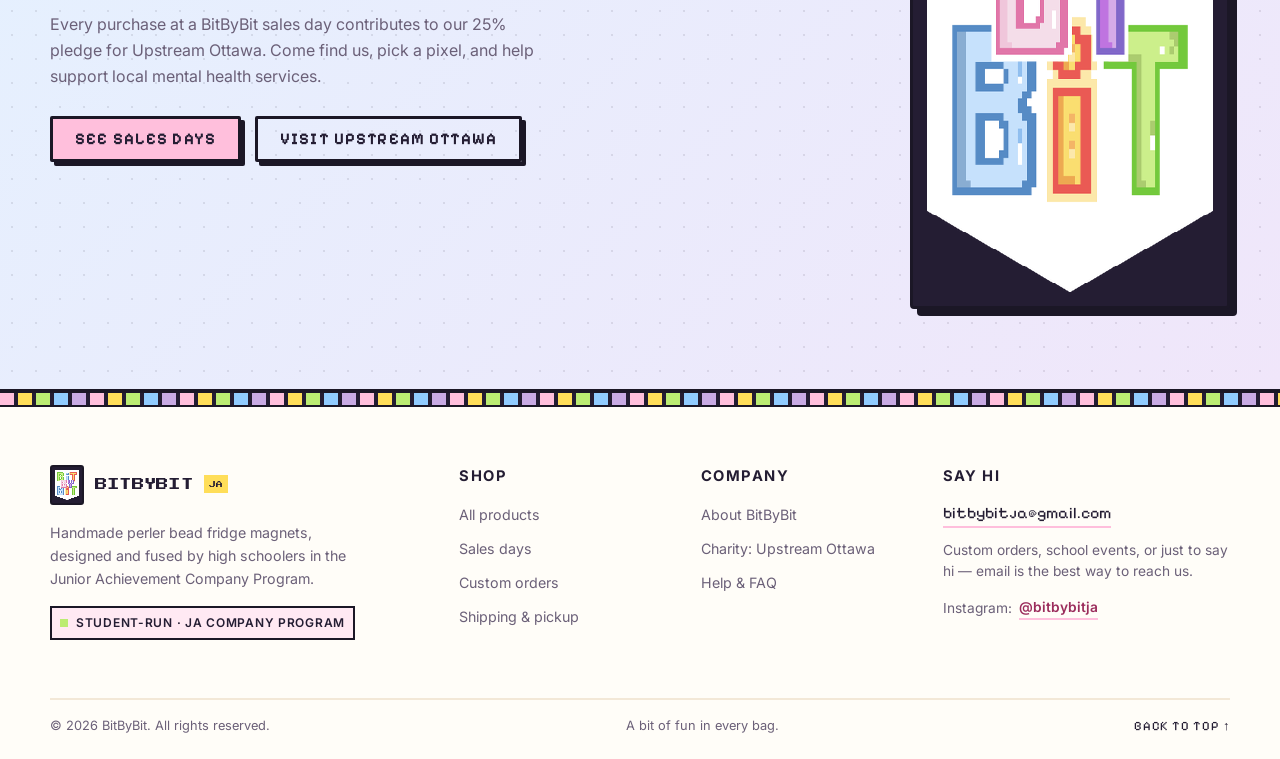
<file: website/bitbybitja/bitbybitja/charity.html>
<!doctype html>
<html lang="en">
<head>
  <meta charset="utf-8">
  <meta name="viewport" content="width=device-width, initial-scale=1">
  <title>Our Charity Partner — Upstream Ottawa | BitByBit</title>
  <meta name="description" content="BitByBit gives 25% of its net proceeds to Upstream Ottawa Mental Health Community Support, a local organization providing community-based mental health services in Ottawa.">
  <meta name="theme-color" content="#fffdf8">
  <link rel="icon" href="assets/img/favicon-64.png" type="image/png" sizes="64x64">
  <link rel="apple-touch-icon" href="assets/img/favicon-192.png">
  <link rel="manifest" href="site.webmanifest">
  <link rel="preconnect" href="https://fonts.googleapis.com">
  <link rel="preconnect" href="https://fonts.gstatic.com" crossorigin>
  <link href="https://fonts.googleapis.com/css2?family=Inter:wght@400;500;600;700&amp;family=Pixelify+Sans:wght@400;500;600;700&amp;family=Press+Start+2P&amp;display=swap" rel="stylesheet">
  <link rel="stylesheet" href="assets/css/site.css">
  <script src="assets/js/site.js" defer></script>
</head>
<body id="top">
  <a class="skip-link" href="#main">Skip to content</a>

  <div class="announce">
    A bit of fun in every bag <span class="announce__sep">·</span> <a href="products.html">Shop the magnets</a>
    <span class="announce__sep">·</span> <a href="schedule.html">Sales days →</a>
  </div>

  <header class="site-header">
    <div class="container header-inner">
      <a class="brand" href="index.html" aria-label="BitByBit home">
        <img class="brand-mark" src="assets/img/logo-mark.png" alt="" width="480" height="614">
        <span class="brand-word">BITBYBIT</span>
        <span class="brand-sub" aria-hidden="true">JA</span>
      </a>
      <button class="nav-toggle" type="button" aria-expanded="false" aria-controls="site-nav">
        <span class="nav-toggle__bars" aria-hidden="true"><span></span><span></span><span></span></span>
        Menu
      </button>
      <nav class="site-nav" id="site-nav" aria-label="Primary">
        <ul>
          <li><a href="products.html">Shop</a></li>
          <li><a href="about.html">About</a></li>
          <li><a href="schedule.html">Sales days</a></li>
          <li><a href="charity.html" aria-current="page">Charity</a></li>
          <li><a href="faq.html">Help</a></li>
        </ul>
      </nav>
      <a class="btn btn--pink btn--small header-cta" href="schedule.html">Find us</a>
    </div>
  </header>

  <main id="main" tabindex="-1">
    <section class="page-hero">
      <div class="container page-hero__inner">
        <nav class="breadcrumbs" aria-label="Breadcrumb">
          <a href="index.html">Home</a><span aria-hidden="true">/</span><span aria-current="page">Charity</span>
        </nav>
        <p class="eyebrow" style="margin-top:20px;">Charity partner</p>
        <h1>Bit by bit, we give back.</h1>
        <p class="page-hero__lede">25% of BitByBit's net proceeds goes to Upstream Ottawa Mental Health Community Support, a local organization providing community-based mental health services across Ottawa.</p>
        <div class="page-hero__tags">
          <span class="tag tag--pink">Upstream Ottawa</span>
          <span class="tag tag--ghost">25% pledged</span>
          <span class="tag tag--mint">Ottawa-based</span>
        </div>
      </div>
    </section>

    <section class="section pegboard" aria-labelledby="charity-intro-title">
      <div class="container charity-intro">
        <figure class="img-frame charity-logo-frame">
          <img src="assets/img/upstream-ottawa.png" alt="Upstream Ottawa logo" width="500" height="500">
        </figure>
        <div>
          <p class="eyebrow">Our chosen charity</p>
          <h2 id="charity-intro-title">Upstream Ottawa Mental Health Community Support.</h2>
          <p>Since 1985, Upstream Ottawa has provided frontline community mental health services in Ottawa. The organization supports youth, adults, and families living with mental health and substance-use health challenges.</p>
          <p>Their work includes case management, wellness programs, social and recreational outings, practical supports, and help with everyday essentials. We chose Upstream because their support is local, practical, and reaches people in our community.</p>
          <div class="btn-row">
            <a class="btn btn--pink" href="https://www.upstreamottawa.ca/" target="_blank" rel="noopener">Visit Upstream Ottawa</a>
            <a class="btn btn--paper" href="schedule.html">Shop a sales day</a>
          </div>
        </div>
      </div>
    </section>

    <section class="section section--surface" aria-labelledby="pledge-title">
      <div class="container">
        <div class="pledge-panel">
          <p class="pledge-panel__number">25%</p>
          <div>
            <h2 id="pledge-title">of net proceeds goes to Upstream Ottawa.</h2>
            <p>The donation comes from what we earn, not from a separate fundraiser. Every magnet sold at a sales day helps move the pledge forward, and the team will share the donation total after the sales season.</p>
            <span class="tag tag--pink">25% of net proceeds</span>
          </div>
        </div>

        <div class="charity-cards" style="margin-top:26px;">
          <article class="charity-card">
            <div class="charity-card__icon" aria-hidden="true"><span></span><span></span><span></span></div>
            <h3>Chosen by the team</h3>
            <p>The whole team gets a say in which charity we support. Upstream Ottawa reflects the local, community-focused causes our members care about.</p>
          </article>
          <article class="charity-card">
            <div class="charity-card__icon" aria-hidden="true"><span></span><span></span><span></span></div>
            <h3>Built into the business</h3>
            <p>The donation comes from what we earn, not from a separate fundraiser. Every sale helps move the pledge forward.</p>
          </article>
          <article class="charity-card">
            <div class="charity-card__icon" aria-hidden="true"><span></span><span></span><span></span></div>
            <h3>Shared openly</h3>
            <p>We will post the amount we donate after the sales season. No vague promises — just the details.</p>
          </article>
        </div>
      </div>
    </section>

    <section class="section pegboard" aria-labelledby="partner-details-title">
      <div class="container about-split">
        <div>
          <p class="eyebrow">Why this charity</p>
          <h2 id="partner-details-title">Local support, close to home.</h2>
          <p>Upstream Ottawa has been part of the city's community mental health landscape since 1985. What started as a grassroots response to gaps in local services has grown into comprehensive care for youth, adults, and families.</p>
          <p>We like that the money stays local and supports practical, everyday help — from case management to meals, transportation, and social connection. That is the kind of impact we want our magnets to have.</p>
          <ul class="pixel-list">
            <li>Community-based mental health support in Ottawa since 1985.</li>
            <li>Serves youth, adults, and families across the city.</li>
            <li>Registered Canadian charity.</li>
          </ul>
          <div class="btn-row">
            <a class="btn btn--pink" href="https://www.upstreamottawa.ca/" target="_blank" rel="noopener">Learn more about Upstream</a>
            <a class="btn btn--paper" href="faq.html">Read the FAQ</a>
          </div>
        </div>
        <div class="partner-card">
          <p class="eyebrow eyebrow--plain" style="color:var(--muted);">Partner details</p>
          <dl>
            <div>
              <dt>Charity name</dt>
              <dd>Upstream Ottawa Mental Health Community Support</dd>
            </div>
            <div>
              <dt>Mission</dt>
              <dd>Community support for youth and adults in Ottawa living with mental health and substance-use health challenges.</dd>
            </div>
            <div>
              <dt>Location</dt>
              <dd>Ottawa, Ontario</dd>
            </div>
            <div>
              <dt>Website</dt>
              <dd><a href="https://www.upstreamottawa.ca/" target="_blank" rel="noopener">upstreamottawa.ca</a></dd>
            </div>
            <div>
              <dt>Donation pledge</dt>
              <dd>25% of net proceeds</dd>
            </div>
          </dl>
        </div>
      </div>
    </section>

    <section class="community" aria-labelledby="charity-cta-title">
      <div class="container community__inner">
        <div>
          <p class="eyebrow">Support a good cause</p>
          <h2 id="charity-cta-title">Buy a magnet. Help Upstream.</h2>
          <p>Every purchase at a BitByBit sales day contributes to our 25% pledge for Upstream Ottawa. Come find us, pick a pixel, and help support local mental health services.</p>
          <div class="community__actions">
            <a class="btn btn--pink" href="schedule.html">See sales days</a>
            <a class="btn btn--ghost" href="https://www.upstreamottawa.ca/" target="_blank" rel="noopener">Visit Upstream Ottawa</a>
          </div>
        </div>
        <img class="community__art" src="assets/img/logo-mark.png" alt="BitByBit pixel banner logo" width="480" height="614" loading="lazy">
      </div>
    </section>
  </main>

  <footer class="site-footer">
    <div class="footer-beads" aria-hidden="true"></div>
    <div class="container footer-grid">
      <div class="footer-brand">
        <a class="brand" href="index.html" aria-label="BitByBit home">
          <img class="brand-mark" src="assets/img/logo-mark.png" alt="" width="480" height="614">
          <span class="brand-word">BITBYBIT</span>
          <span class="brand-sub" aria-hidden="true">JA</span>
        </a>
        <p>Handmade perler bead fridge magnets, designed and fused by high schoolers in the Junior Achievement Company Program.</p>
        <span class="footer-program">Student-run · JA Company Program</span>
      </div>
      <nav class="footer-col" aria-labelledby="footer-shop">
        <h2 id="footer-shop">Shop</h2>
        <ul>
          <li><a href="products.html">All products</a></li>
          <li><a href="schedule.html">Sales days</a></li>
          <li><a href="faq.html#custom-orders">Custom orders</a></li>
          <li><a href="faq.html">Shipping &amp; pickup</a></li>
        </ul>
      </nav>
      <nav class="footer-col" aria-labelledby="footer-company">
        <h2 id="footer-company">Company</h2>
        <ul>
          <li><a href="about.html">About BitByBit</a></li>
          <li><a href="charity.html">Charity: Upstream Ottawa</a></li>
          <li><a href="faq.html">Help &amp; FAQ</a></li>
        </ul>
      </nav>
      <div class="footer-contact">
        <h2>Say hi</h2>
        <a class="email" href="mailto:bitbybitja@gmail.com">bitbybitja@gmail.com</a>
        <p>Custom orders, school events, or just to say hi — email is the best way to reach us.</p>
        <div class="ig-row"><span>Instagram:</span><a href="https://www.instagram.com/bitbybitja/" target="_blank" rel="noopener">@bitbybitja</a></div>
      </div>
    </div>
    <div class="container footer-bottom">
      <p>© <span data-year>2026</span> BitByBit. All rights reserved.</p>
      <p>A bit of fun in every bag.</p>
      <a href="#top">Back to top ↑</a>
    </div>
  </footer>
</body>
</html>
</file>
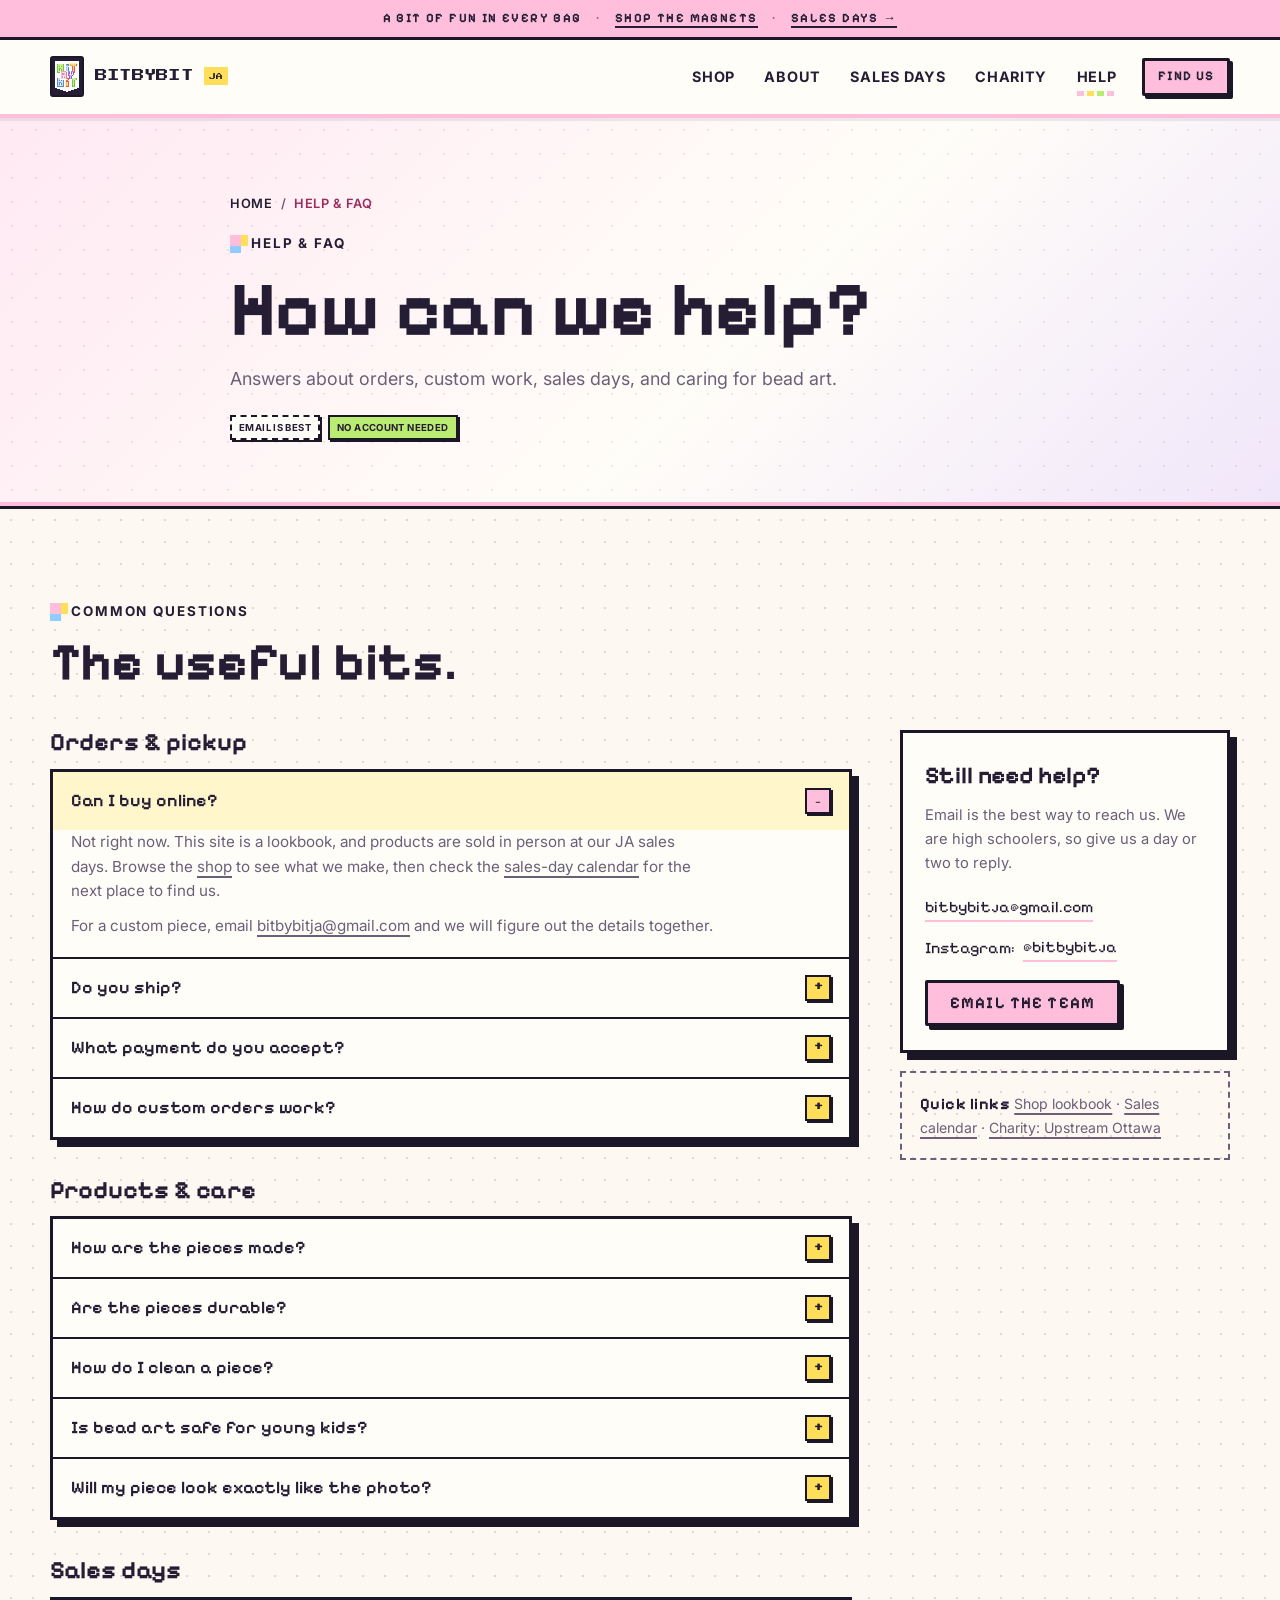
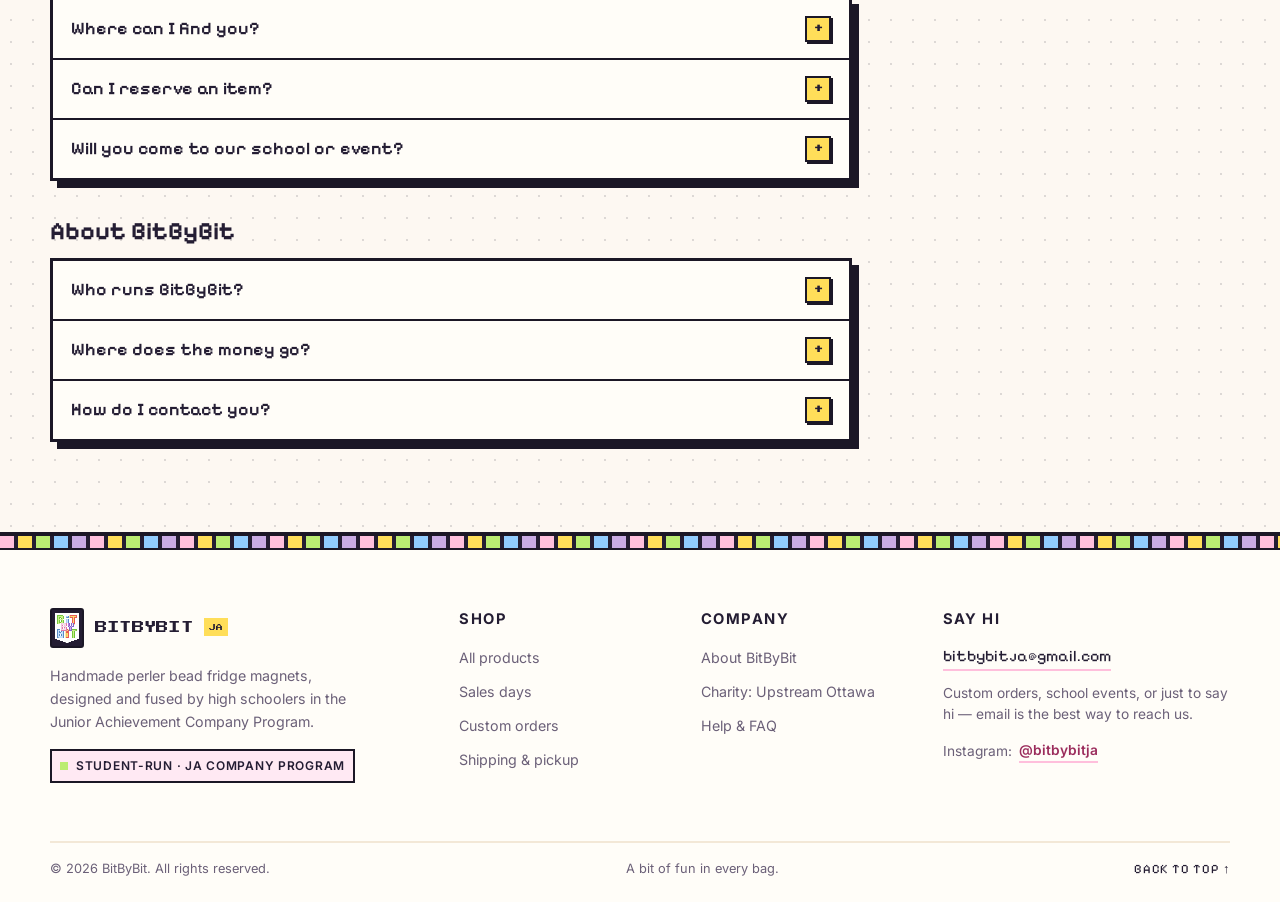
<file: website/bitbybitja/bitbybitja/faq.html>
<!doctype html>
<html lang="en">
<head>
  <meta charset="utf-8">
  <meta name="viewport" content="width=device-width, initial-scale=1">
  <title>Help &amp; FAQ — BitByBit</title>
  <meta name="description" content="Answers about BitByBit orders, pickup, custom perler bead work, sales days, and product care.">
  <meta name="theme-color" content="#fffdf8">
  <link rel="icon" href="assets/img/favicon-64.png" type="image/png" sizes="64x64">
  <link rel="apple-touch-icon" href="assets/img/favicon-192.png">
  <link rel="manifest" href="site.webmanifest">
  <link rel="preconnect" href="https://fonts.googleapis.com">
  <link rel="preconnect" href="https://fonts.gstatic.com" crossorigin>
  <link href="https://fonts.googleapis.com/css2?family=Inter:wght@400;500;600;700&amp;family=Pixelify+Sans:wght@400;500;600;700&amp;family=Press+Start+2P&amp;display=swap" rel="stylesheet">
  <link rel="stylesheet" href="assets/css/site.css">
  <script src="assets/js/site.js" defer></script>
</head>
<body id="top">
  <a class="skip-link" href="#main">Skip to content</a>

  <div class="announce">
    A bit of fun in every bag <span class="announce__sep">·</span> <a href="products.html">Shop the magnets</a>
    <span class="announce__sep">·</span> <a href="schedule.html">Sales days →</a>
  </div>

  <header class="site-header">
    <div class="container header-inner">
      <a class="brand" href="index.html" aria-label="BitByBit home">
        <img class="brand-mark" src="assets/img/logo-mark.png" alt="" width="480" height="614">
        <span class="brand-word">BITBYBIT</span>
        <span class="brand-sub" aria-hidden="true">JA</span>
      </a>
      <button class="nav-toggle" type="button" aria-expanded="false" aria-controls="site-nav">
        <span class="nav-toggle__bars" aria-hidden="true"><span></span><span></span><span></span></span>
        Menu
      </button>
      <nav class="site-nav" id="site-nav" aria-label="Primary">
        <ul>
          <li><a href="products.html">Shop</a></li>
          <li><a href="about.html">About</a></li>
          <li><a href="schedule.html">Sales days</a></li>
          <li><a href="charity.html">Charity</a></li>
          <li><a href="faq.html" aria-current="page">Help</a></li>
        </ul>
      </nav>
      <a class="btn btn--pink btn--small header-cta" href="schedule.html">Find us</a>
    </div>
  </header>

  <main id="main" tabindex="-1">
    <section class="page-hero">
      <div class="container page-hero__inner">
        <nav class="breadcrumbs" aria-label="Breadcrumb">
          <a href="index.html">Home</a><span aria-hidden="true">/</span><span aria-current="page">Help &amp; FAQ</span>
        </nav>
        <p class="eyebrow" style="margin-top:20px;">Help &amp; FAQ</p>
        <h1>How can we help?</h1>
        <p class="page-hero__lede">Answers about orders, custom work, sales days, and caring for bead art.</p>
        <div class="page-hero__tags">
          <span class="tag tag--ghost">Email is best</span>
          <span class="tag tag--mint">No account needed</span>
        </div>
      </div>
    </section>

    <section class="section pegboard" aria-labelledby="faq-title">
      <div class="container">
        <div class="section-head">
          <div class="section-head__copy">
            <p class="eyebrow">Common questions</p>
            <h2 class="section-title" id="faq-title">The useful bits.</h2>
          </div>
        </div>

        <div class="faq-layout">
          <div>
            <div class="faq-group" aria-labelledby="faq-orders">
              <h2 id="faq-orders">Orders &amp; pickup</h2>
              <div class="accordion">
                <details open>
                  <summary>Can I buy online?</summary>
                  <div class="accordion__body">
                    <p>Not right now. This site is a lookbook, and products are sold in person at our JA sales days. Browse the <a href="products.html">shop</a> to see what we make, then check the <a href="schedule.html">sales-day calendar</a> for the next place to find us.</p>
                    <p>For a custom piece, email <a href="mailto:bitbybitja@gmail.com">bitbybitja@gmail.com</a> and we will figure out the details together.</p>
                  </div>
                </details>
                <details>
                  <summary>Do you ship?</summary>
                  <div class="accordion__body">
                    <p>No. We do not ship. Magnets are sold in person at our JA sales days, and custom orders are arranged for pickup. The <a href="schedule.html">sales-day calendar</a> lists every confirmed date.</p>
                  </div>
                </details>
                <details>
                  <summary>What payment do you accept?</summary>
                  <div class="accordion__body">
                    <p>Payment is taken in person at the sales table. Payment options can vary by event, so ask us at the table before you commit — that is the quickest way to know what we can accept that day.</p>
                  </div>
                </details>
                <details id="custom-orders">
                  <summary>How do custom orders work?</summary>
                  <div class="accordion__body">
                    <p>Send us an email with your idea, a reference image if you have one, the size you have in mind, and the date you need it by. We will reply with what is possible, a price, and a realistic timeline.</p>
                    <p>Custom pieces depend on available bead colors and our school schedule, so give us as much lead time as you can. We will confirm a realistic completion date when we reply.</p>
                    <p><a class="text-link" href="mailto:bitbybitja@gmail.com?subject=Custom%20order%20request">Start a custom order →</a></p>
                  </div>
                </details>
              </div>
            </div>

            <div class="faq-group" aria-labelledby="faq-products">
              <h2 id="faq-products">Products &amp; care</h2>
              <div class="accordion">
                <details>
                  <summary>How are the pieces made?</summary>
                  <div class="accordion__body">
                    <p>Everything starts as a pixel grid. We place perler beads on a pegboard, fuse them with heat, then add a magnet back and finishing touches. Browse the <a href="about.html">about page</a> for the full process.</p>
                  </div>
                </details>
                <details>
                  <summary>Are the pieces durable?</summary>
                  <div class="accordion__body">
                    <p>Fused bead art is sturdy enough for a fridge door, but it is handmade and can break if dropped on a hard floor. Keep magnets out of hot cars and away from direct heat, and avoid soaking them in water.</p>
                  </div>
                </details>
                <details>
                  <summary>How do I clean a piece?</summary>
                  <div class="accordion__body">
                    <p>Wipe it with a slightly damp cloth and dry it right away. Do not put bead art in the dishwasher, washing machine, or microwave. Keep water away from the magnet on the back.</p>
                  </div>
                </details>
                <details>
                  <summary>Is bead art safe for young kids?</summary>
                  <div class="accordion__body">
                    <p>Small beads and finished pieces can be a choking hazard. These products are not intended for young children, and an adult should supervise older kids. Keep loose beads and small magnets away from pets and children.</p>
                  </div>
                </details>
                <details>
                  <summary>Will my piece look exactly like the photo?</summary>
                  <div class="accordion__body">
                    <p>Every piece is made by hand, so small differences in bead placement and color are normal. Screens also display colors differently. If a specific color matters to you, ask us before a sales day.</p>
                  </div>
                </details>
              </div>
            </div>

            <div class="faq-group" aria-labelledby="faq-sales">
              <h2 id="faq-sales">Sales days</h2>
              <div class="accordion">
                <details>
                  <summary>Where can I find you?</summary>
                  <div class="accordion__body">
                    <p>Our <a href="schedule.html">sales-day calendar</a> lists every confirmed date. Locations are added as soon as they are finalized, so check the event details before you head out.</p>
                  </div>
                </details>
                <details>
                  <summary>Can I reserve an item?</summary>
                  <div class="accordion__body">
                    <p>We do not reserve items in advance. If you need a specific design, email us before the event and we will tell you whether we can make one for pickup.</p>
                  </div>
                </details>
                <details>
                  <summary>Will you come to our school or event?</summary>
                  <div class="accordion__body">
                    <p>We would love to hear about it. Email <a href="mailto:bitbybitja@gmail.com?subject=Event%20invitation">bitbybitja@gmail.com</a> with the date, location, and audience, and we will see if it fits the team's schedule.</p>
                  </div>
                </details>
              </div>
            </div>

            <div class="faq-group" aria-labelledby="faq-about">
              <h2 id="faq-about">About BitByBit</h2>
              <div class="accordion">
                <details>
                  <summary>Who runs BitByBit?</summary>
                  <div class="accordion__body">
                    <p>We are a team of high schoolers in the Junior Achievement Company Program. Students handle design, production, pricing, sales, and this website. An advisor supports us, but the company is student-run.</p>
                  </div>
                </details>
                <details>
                  <summary>Where does the money go?</summary>
                  <div class="accordion__body">
                    <p>25% of our net proceeds goes to Upstream Ottawa Mental Health Community Support. See the <a href="charity.html">charity page</a> for the full details.</p>
                  </div>
                </details>
                <details>
                  <summary>How do I contact you?</summary>
                  <div class="accordion__body">
                    <p>Email <a href="mailto:bitbybitja@gmail.com">bitbybitja@gmail.com</a> or message us on Instagram at <a href="https://www.instagram.com/bitbybitja/" target="_blank" rel="noopener">@bitbybitja</a>.</p>
                  </div>
                </details>
              </div>
            </div>
          </div>

          <aside class="faq-aside" aria-label="Contact information">
            <div class="contact-card" id="contact">
              <h2>Still need help?</h2>
              <p>Email is the best way to reach us. We are high schoolers, so give us a day or two to reply.</p>
              <div class="contact-list">
                <a href="mailto:bitbybitja@gmail.com">bitbybitja@gmail.com</a>
                <span>Instagram: <a href="https://www.instagram.com/bitbybitja/" target="_blank" rel="noopener">@bitbybitja</a></span>
              </div>
              <a class="btn btn--pink" href="mailto:bitbybitja@gmail.com?subject=BitByBit%20question" style="margin-top:18px;">Email the team</a>
            </div>
            <div class="aside-tip">
              <strong>Quick links</strong>
              <a href="products.html">Shop lookbook</a> · <a href="schedule.html">Sales calendar</a> · <a href="charity.html">Charity: Upstream Ottawa</a>
            </div>
          </aside>
        </div>
      </div>
    </section>
  </main>

  <footer class="site-footer">
    <div class="footer-beads" aria-hidden="true"></div>
    <div class="container footer-grid">
      <div class="footer-brand">
        <a class="brand" href="index.html" aria-label="BitByBit home">
          <img class="brand-mark" src="assets/img/logo-mark.png" alt="" width="480" height="614">
          <span class="brand-word">BITBYBIT</span>
          <span class="brand-sub" aria-hidden="true">JA</span>
        </a>
        <p>Handmade perler bead fridge magnets, designed and fused by high schoolers in the Junior Achievement Company Program.</p>
        <span class="footer-program">Student-run · JA Company Program</span>
      </div>
      <nav class="footer-col" aria-labelledby="footer-shop">
        <h2 id="footer-shop">Shop</h2>
        <ul>
          <li><a href="products.html">All products</a></li>
          <li><a href="schedule.html">Sales days</a></li>
          <li><a href="faq.html#custom-orders">Custom orders</a></li>
          <li><a href="faq.html">Shipping &amp; pickup</a></li>
        </ul>
      </nav>
      <nav class="footer-col" aria-labelledby="footer-company">
        <h2 id="footer-company">Company</h2>
        <ul>
          <li><a href="about.html">About BitByBit</a></li>
          <li><a href="charity.html">Charity: Upstream Ottawa</a></li>
          <li><a href="faq.html">Help &amp; FAQ</a></li>
        </ul>
      </nav>
      <div class="footer-contact">
        <h2>Say hi</h2>
        <a class="email" href="mailto:bitbybitja@gmail.com">bitbybitja@gmail.com</a>
        <p>Custom orders, school events, or just to say hi — email is the best way to reach us.</p>
        <div class="ig-row"><span>Instagram:</span><a href="https://www.instagram.com/bitbybitja/" target="_blank" rel="noopener">@bitbybitja</a></div>
      </div>
    </div>
    <div class="container footer-bottom">
      <p>© <span data-year>2026</span> BitByBit. All rights reserved.</p>
      <p>A bit of fun in every bag.</p>
      <a href="#top">Back to top ↑</a>
    </div>
  </footer>
</body>
</html>
</file>
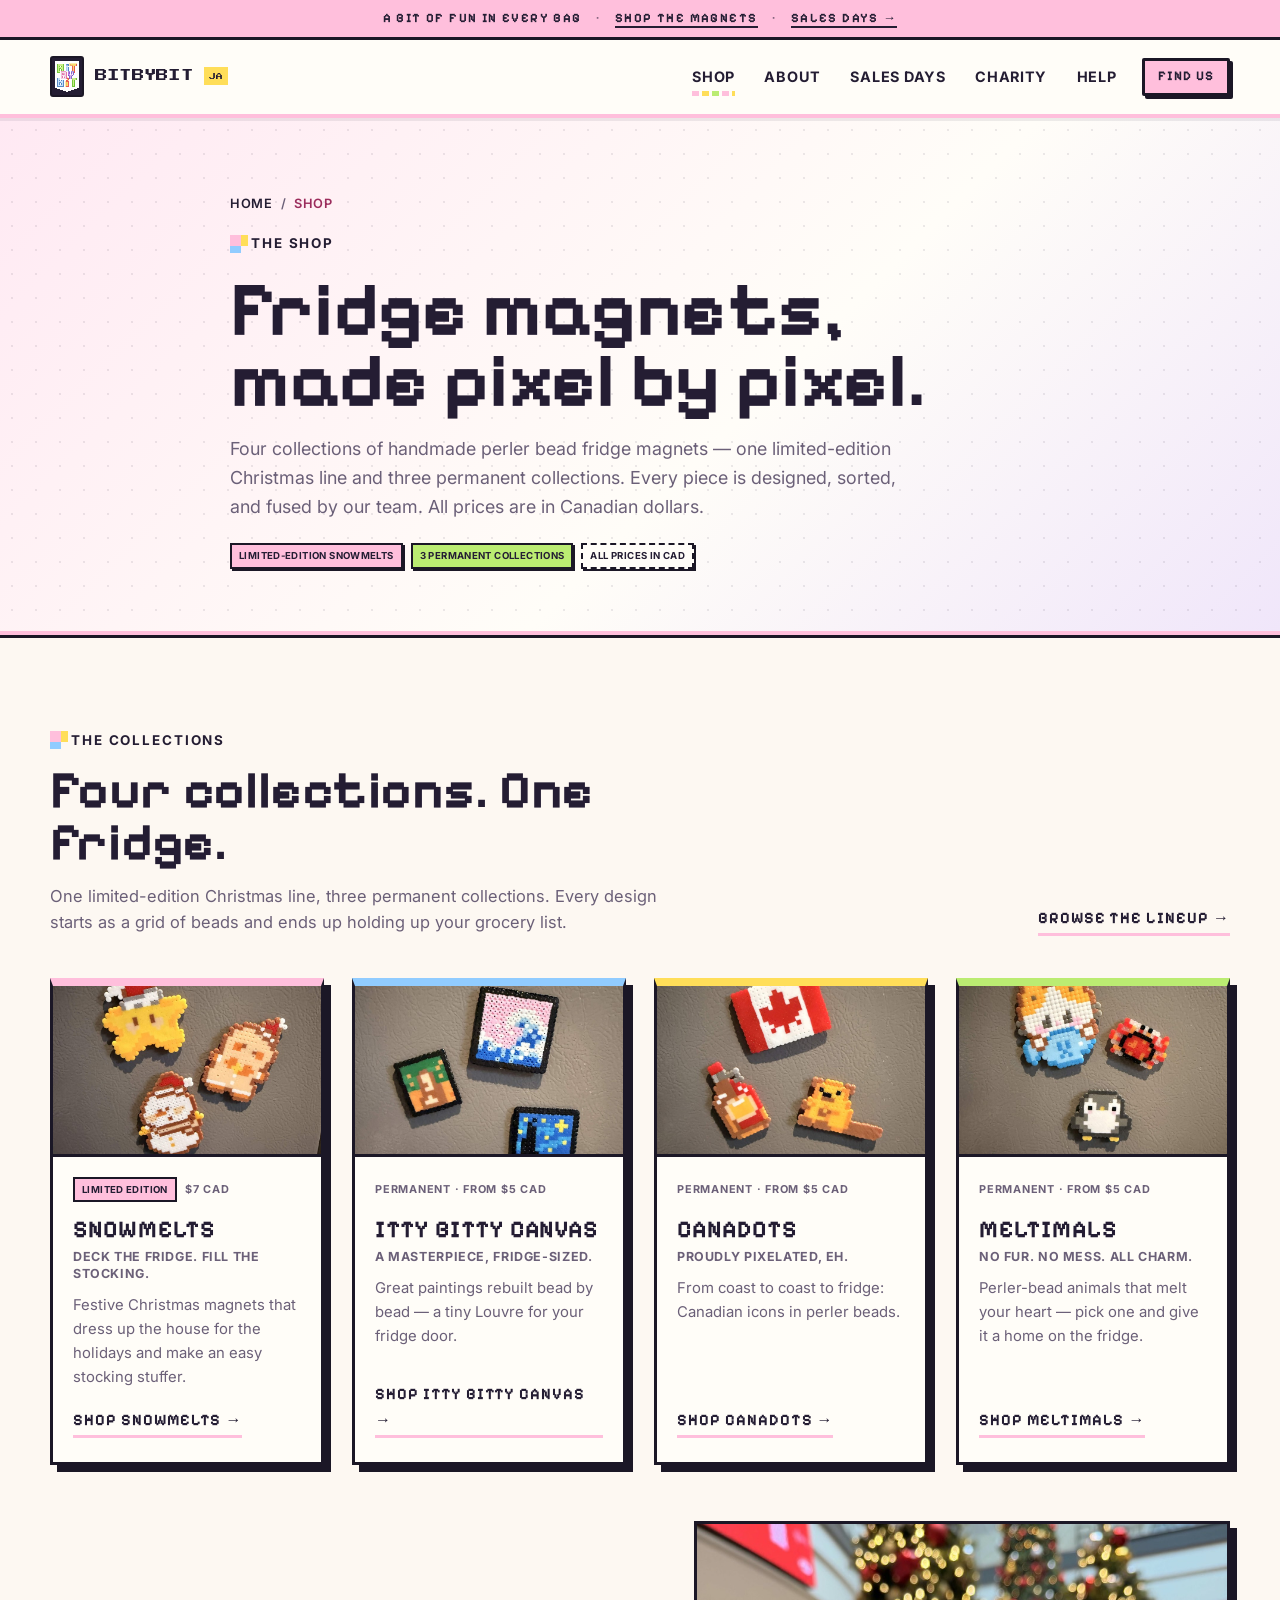
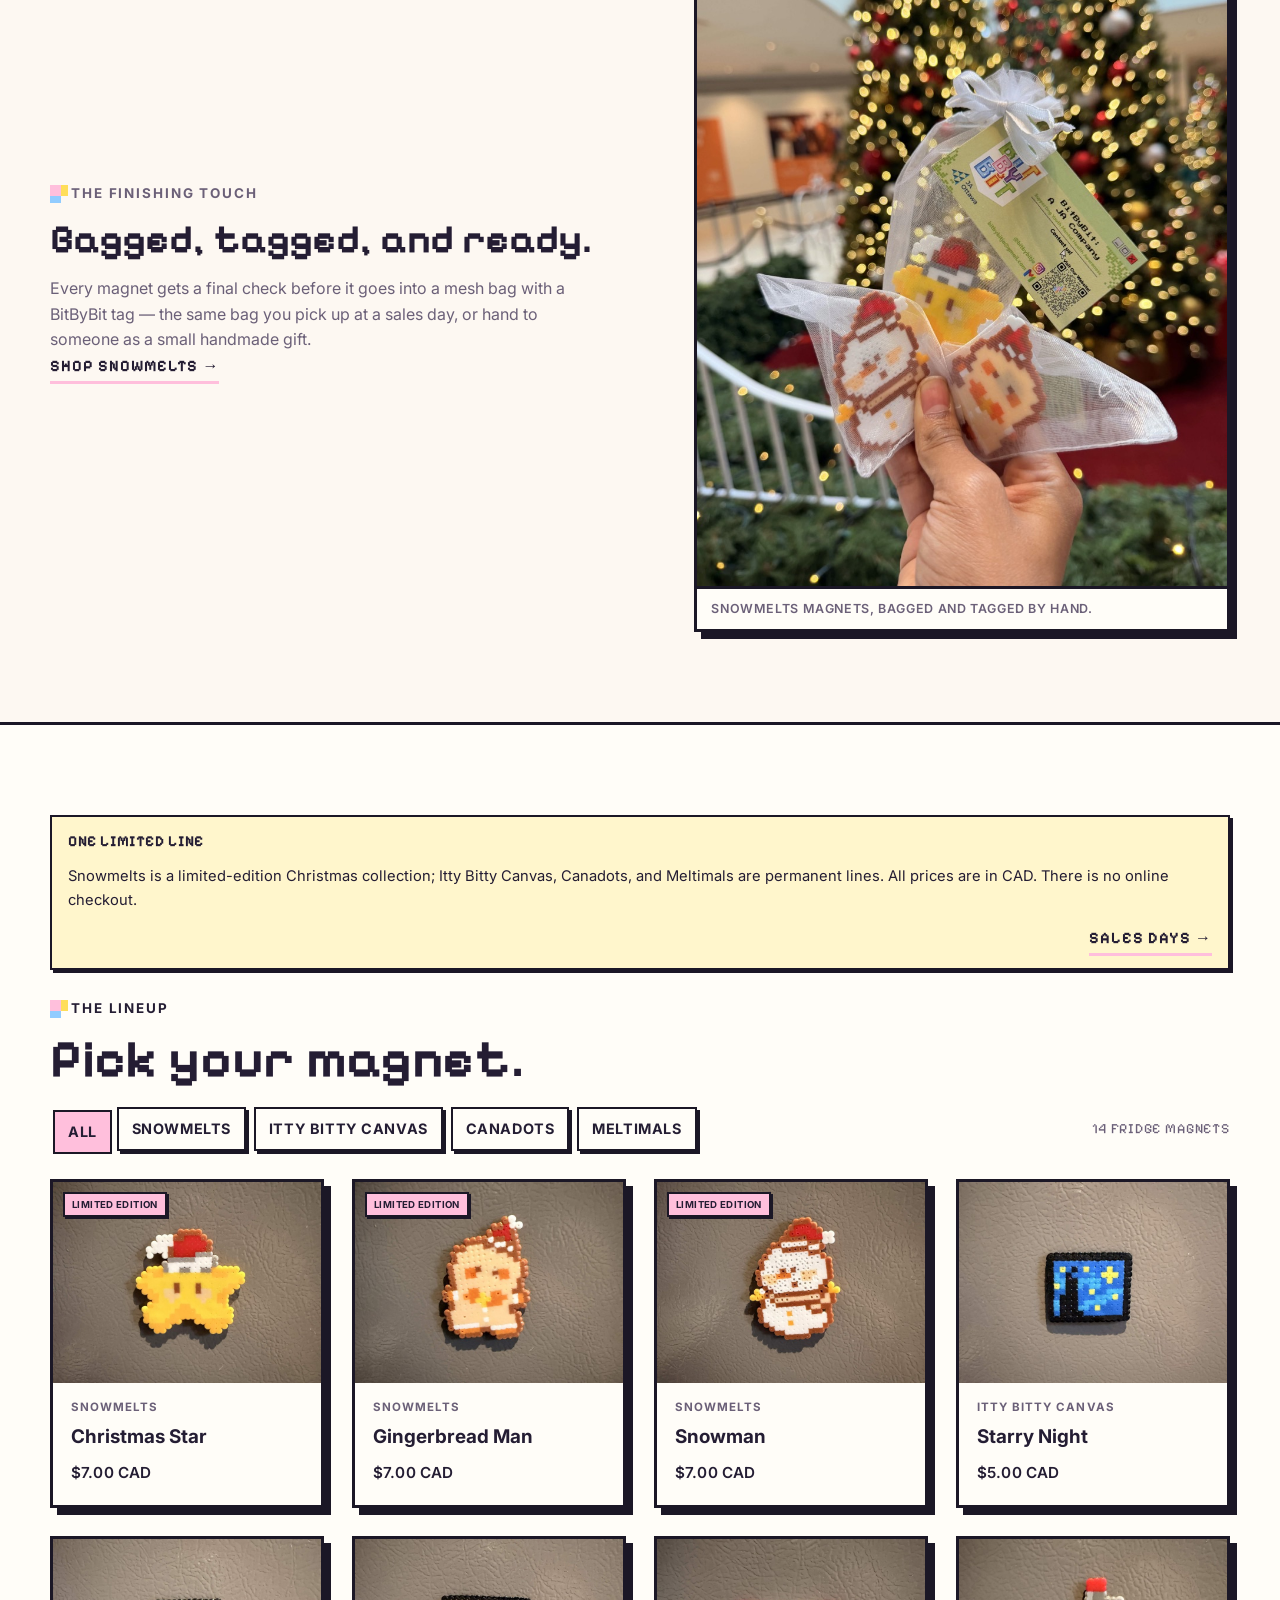
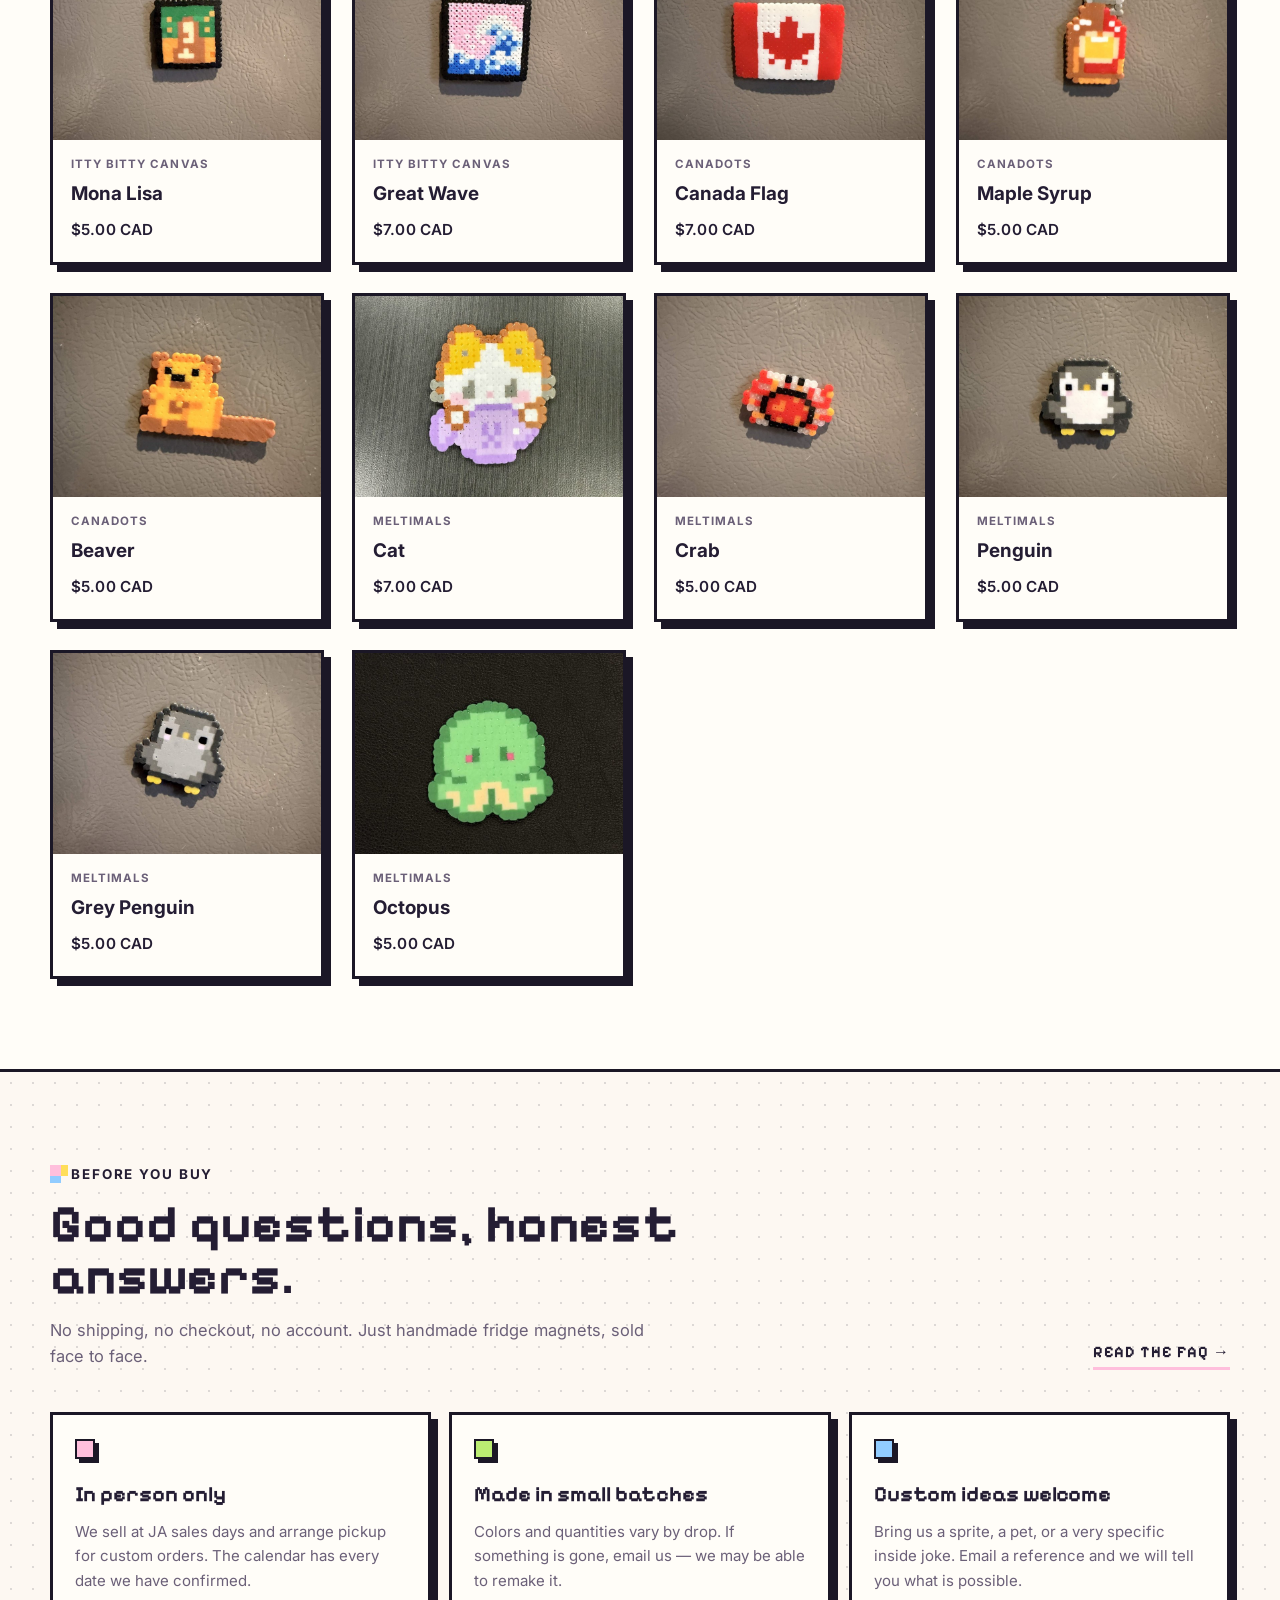
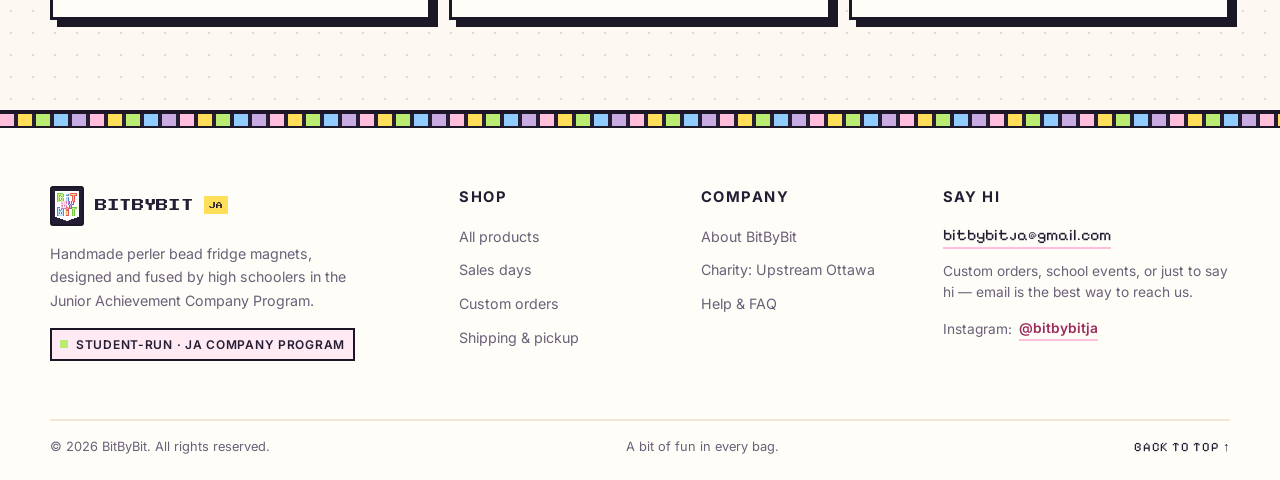
<file: website/bitbybitja/bitbybitja/products.html>
<!doctype html>
<html lang="en">
<head>
  <meta charset="utf-8">
  <meta name="viewport" content="width=device-width, initial-scale=1">
  <title>Shop Fridge Magnets — BitByBit</title>
  <meta name="description" content="Browse BitByBit's perler bead fridge magnets: the limited-edition Snowmelts Christmas collection, plus the permanent Itty Bitty Canvas, Canadots, and Meltimals lines. All prices in CAD.">
  <meta name="theme-color" content="#fffdf8">
  <link rel="icon" href="assets/img/favicon-64.png" type="image/png" sizes="64x64">
  <link rel="apple-touch-icon" href="assets/img/favicon-192.png">
  <link rel="manifest" href="site.webmanifest">
  <link rel="preconnect" href="https://fonts.googleapis.com">
  <link rel="preconnect" href="https://fonts.gstatic.com" crossorigin>
  <link href="https://fonts.googleapis.com/css2?family=Inter:wght@400;500;600;700&amp;family=Pixelify+Sans:wght@400;500;600;700&amp;family=Press+Start+2P&amp;display=swap" rel="stylesheet">
  <link rel="stylesheet" href="assets/css/site.css">
  <script src="assets/js/site.js" defer></script>
  <script src="assets/js/products.js" defer></script>
</head>
<body id="top">
  <a class="skip-link" href="#main">Skip to content</a>

  <div class="announce">
    A bit of fun in every bag <span class="announce__sep">·</span> <a href="products.html">Shop the magnets</a>
    <span class="announce__sep">·</span> <a href="schedule.html">Sales days →</a>
  </div>

  <header class="site-header">
    <div class="container header-inner">
      <a class="brand" href="index.html" aria-label="BitByBit home">
        <img class="brand-mark" src="assets/img/logo-mark.png" alt="" width="480" height="614">
        <span class="brand-word">BITBYBIT</span>
        <span class="brand-sub" aria-hidden="true">JA</span>
      </a>
      <button class="nav-toggle" type="button" aria-expanded="false" aria-controls="site-nav">
        <span class="nav-toggle__bars" aria-hidden="true"><span></span><span></span><span></span></span>
        Menu
      </button>
      <nav class="site-nav" id="site-nav" aria-label="Primary">
        <ul>
          <li><a href="products.html" aria-current="page">Shop</a></li>
          <li><a href="about.html">About</a></li>
          <li><a href="schedule.html">Sales days</a></li>
          <li><a href="charity.html">Charity</a></li>
          <li><a href="faq.html">Help</a></li>
        </ul>
      </nav>
      <a class="btn btn--pink btn--small header-cta" href="schedule.html">Find us</a>
    </div>
  </header>

  <main id="main" tabindex="-1">
    <section class="page-hero">
      <div class="container page-hero__inner">
        <nav class="breadcrumbs" aria-label="Breadcrumb">
          <a href="index.html">Home</a><span aria-hidden="true">/</span><span aria-current="page">Shop</span>
        </nav>
        <p class="eyebrow" style="margin-top:20px;">The shop</p>
        <h1>Fridge magnets, made pixel by pixel.</h1>
        <p class="page-hero__lede">Four collections of handmade perler bead fridge magnets — one limited-edition Christmas line and three permanent collections. Every piece is designed, sorted, and fused by our team. All prices are in Canadian dollars.</p>
        <div class="page-hero__tags">
          <span class="tag tag--pink">Limited-edition Snowmelts</span>
          <span class="tag tag--mint">3 permanent collections</span>
          <span class="tag tag--ghost">All prices in CAD</span>
        </div>
      </div>
    </section>

    <section class="section" aria-labelledby="collections-title">
      <div class="container">
        <div class="section-head">
          <div class="section-head__copy">
            <p class="eyebrow">The collections</p>
            <h2 class="section-title" id="collections-title">Four collections. One fridge.</h2>
            <p class="section-lede">One limited-edition Christmas line, three permanent collections. Every design starts as a grid of beads and ends up holding up your grocery list.</p>
          </div>
          <a class="text-link" href="#catalog-title">Browse the lineup →</a>
        </div>

        <div class="collection-cards">
          <article class="collection-card collection-card--snowmelts">
            <div class="collection-card__media">
              <img src="assets/img/collections/snowmelts.jpg" alt="Snowmelts Christmas magnet collection" width="900" height="675" loading="lazy">
            </div>
            <div class="collection-card__body">
              <p class="collection-card__meta"><span class="tag tag--pink">Limited edition</span> $7 CAD</p>
              <h3>Snowmelts</h3>
              <p class="collection-card__tagline">Deck the fridge. Fill the stocking.</p>
              <p>Festive Christmas magnets that dress up the house for the holidays and make an easy stocking stuffer.</p>
              <a class="text-link" href="products.html?category=snowmelts">Shop Snowmelts →</a>
            </div>
          </article>

          <article class="collection-card collection-card--canvas">
            <div class="collection-card__media">
              <img src="assets/img/collections/itty-bitty-canvas.jpg" alt="Itty Bitty Canvas painting magnet collection" width="900" height="675" loading="lazy">
            </div>
            <div class="collection-card__body">
              <p class="collection-card__meta">Permanent · from $5 CAD</p>
              <h3>Itty Bitty Canvas</h3>
              <p class="collection-card__tagline">A masterpiece, fridge-sized.</p>
              <p>Great paintings rebuilt bead by bead — a tiny Louvre for your fridge door.</p>
              <a class="text-link" href="products.html?category=itty-bitty-canvas">Shop Itty Bitty Canvas →</a>
            </div>
          </article>

          <article class="collection-card collection-card--canadots">
            <div class="collection-card__media">
              <img src="assets/img/collections/canadots.jpg" alt="Canadots Canadian magnet collection" width="900" height="675" loading="lazy">
            </div>
            <div class="collection-card__body">
              <p class="collection-card__meta">Permanent · from $5 CAD</p>
              <h3>Canadots</h3>
              <p class="collection-card__tagline">Proudly pixelated, eh.</p>
              <p>From coast to coast to fridge: Canadian icons in perler beads.</p>
              <a class="text-link" href="products.html?category=canadots">Shop Canadots →</a>
            </div>
          </article>

          <article class="collection-card collection-card--meltimals">
            <div class="collection-card__media">
              <img src="assets/img/collections/meltimals.jpg" alt="Meltimals animal magnet collection" width="900" height="675" loading="lazy">
            </div>
            <div class="collection-card__body">
              <p class="collection-card__meta">Permanent · from $5 CAD</p>
              <h3>Meltimals</h3>
              <p class="collection-card__tagline">No fur. No mess. All charm.</p>
              <p>Perler-bead animals that melt your heart — pick one and give it a home on the fridge.</p>
              <a class="text-link" href="products.html?category=meltimals">Shop Meltimals →</a>
            </div>
          </article>
        </div>

        <div class="feature packed-feature">
          <div class="feature__copy">
            <p class="eyebrow">The finishing touch</p>
            <h3>Bagged, tagged, and ready.</h3>
            <p>Every magnet gets a final check before it goes into a mesh bag with a BitByBit tag — the same bag you pick up at a sales day, or hand to someone as a small handmade gift.</p>
            <a class="text-link" href="products.html?category=snowmelts">Shop Snowmelts →</a>
          </div>
          <figure class="img-frame img-frame--portrait feature__media">
            <img src="assets/img/packed-bag.jpg" alt="Three Snowmelts Christmas magnets in a mesh gift bag with a BitByBit tag" width="900" height="1125" loading="lazy">
            <figcaption>Snowmelts magnets, bagged and tagged by hand.</figcaption>
          </figure>
        </div>
      </div>
    </section>

    <section class="section section--surface" aria-labelledby="catalog-title">
      <div class="container">
        <div class="products-note">
          <strong>One limited line</strong>
          <span>Snowmelts is a limited-edition Christmas collection; Itty Bitty Canvas, Canadots, and Meltimals are permanent lines. All prices are in CAD. There is no online checkout.</span>
          <a class="text-link" href="schedule.html" style="margin-left:auto;">Sales days →</a>
        </div>

        <div class="section-head" style="margin-bottom:8px;">
          <div class="section-head__copy">
            <p class="eyebrow">The lineup</p>
            <h2 class="section-title" id="catalog-title">Pick your magnet.</h2>
          </div>
        </div>

        <div class="filter-bar">
          <div class="filter-group" aria-label="Filter products by collection">
            <button class="filter-btn" type="button" data-filter="all" aria-pressed="true">All</button>
            <button class="filter-btn" type="button" data-filter="snowmelts" aria-pressed="false">Snowmelts</button>
            <button class="filter-btn" type="button" data-filter="itty-bitty-canvas" aria-pressed="false">Itty Bitty Canvas</button>
            <button class="filter-btn" type="button" data-filter="canadots" aria-pressed="false">Canadots</button>
            <button class="filter-btn" type="button" data-filter="meltimals" aria-pressed="false">Meltimals</button>
          </div>
          <p class="filter-count" id="product-count">14 fridge magnets</p>
        </div>

        <div class="product-grid" id="product-grid" aria-live="polite"></div>
        <noscript>
          <p class="products-note"><strong>Heads up:</strong> turn on JavaScript to browse the product grid. You can still email <a href="mailto:bitbybitja@gmail.com">bitbybitja@gmail.com</a> for the current lineup.</p>
        </noscript>
      </div>
    </section>

    <section class="section pegboard" aria-labelledby="products-help-title">
      <div class="container">
        <div class="section-head">
          <div class="section-head__copy">
            <p class="eyebrow">Before you buy</p>
            <h2 class="section-title" id="products-help-title">Good questions, honest answers.</h2>
            <p class="section-lede">No shipping, no checkout, no account. Just handmade fridge magnets, sold face to face.</p>
          </div>
          <a class="text-link" href="faq.html">Read the FAQ →</a>
        </div>
        <div class="values-grid">
          <article class="value-card">
            <div class="value-card__dot" aria-hidden="true"></div>
            <h3>In person only</h3>
            <p>We sell at JA sales days and arrange pickup for custom orders. The calendar has every date we have confirmed.</p>
          </article>
          <article class="value-card">
            <div class="value-card__dot" aria-hidden="true"></div>
            <h3>Made in small batches</h3>
            <p>Colors and quantities vary by drop. If something is gone, email us — we may be able to remake it.</p>
          </article>
          <article class="value-card">
            <div class="value-card__dot" aria-hidden="true"></div>
            <h3>Custom ideas welcome</h3>
            <p>Bring us a sprite, a pet, or a very specific inside joke. Email a reference and we will tell you what is possible.</p>
          </article>
        </div>
      </div>
    </section>
  </main>

  <footer class="site-footer">
    <div class="footer-beads" aria-hidden="true"></div>
    <div class="container footer-grid">
      <div class="footer-brand">
        <a class="brand" href="index.html" aria-label="BitByBit home">
          <img class="brand-mark" src="assets/img/logo-mark.png" alt="" width="480" height="614">
          <span class="brand-word">BITBYBIT</span>
          <span class="brand-sub" aria-hidden="true">JA</span>
        </a>
        <p>Handmade perler bead fridge magnets, designed and fused by high schoolers in the Junior Achievement Company Program.</p>
        <span class="footer-program">Student-run · JA Company Program</span>
      </div>
      <nav class="footer-col" aria-labelledby="footer-shop">
        <h2 id="footer-shop">Shop</h2>
        <ul>
          <li><a href="products.html">All products</a></li>
          <li><a href="schedule.html">Sales days</a></li>
          <li><a href="faq.html#custom-orders">Custom orders</a></li>
          <li><a href="faq.html">Shipping &amp; pickup</a></li>
        </ul>
      </nav>
      <nav class="footer-col" aria-labelledby="footer-company">
        <h2 id="footer-company">Company</h2>
        <ul>
          <li><a href="about.html">About BitByBit</a></li>
          <li><a href="charity.html">Charity: Upstream Ottawa</a></li>
          <li><a href="faq.html">Help &amp; FAQ</a></li>
        </ul>
      </nav>
      <div class="footer-contact">
        <h2>Say hi</h2>
        <a class="email" href="mailto:bitbybitja@gmail.com">bitbybitja@gmail.com</a>
        <p>Custom orders, school events, or just to say hi — email is the best way to reach us.</p>
        <div class="ig-row"><span>Instagram:</span><a href="https://www.instagram.com/bitbybitja/" target="_blank" rel="noopener">@bitbybitja</a></div>
      </div>
    </div>
    <div class="container footer-bottom">
      <p>© <span data-year>2026</span> BitByBit. All rights reserved.</p>
      <p>A bit of fun in every bag.</p>
      <a href="#top">Back to top ↑</a>
    </div>
  </footer>
</body>
</html>
</file>
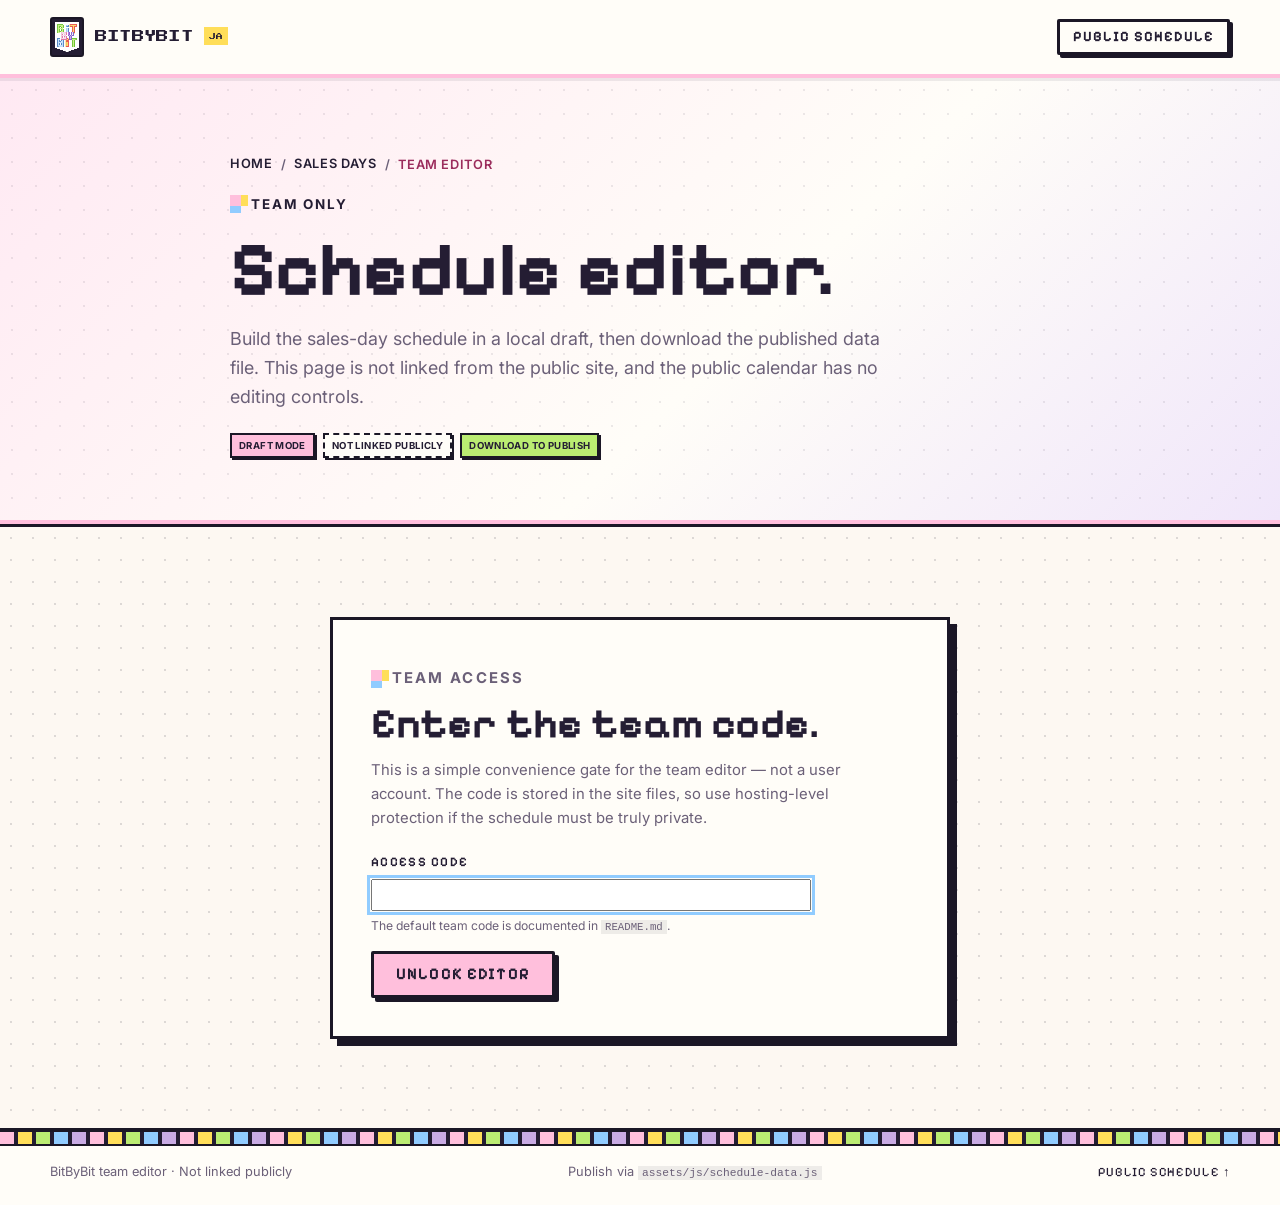
<file: website/bitbybitja/bitbybitja/schedule-admin.html>
<!doctype html>
<html lang="en">
<head>
  <meta charset="utf-8">
  <meta name="viewport" content="width=device-width, initial-scale=1">
  <title>Team Schedule Editor — BitByBit</title>
  <meta name="robots" content="noindex,nofollow">
  <meta name="theme-color" content="#fffdf8">
  <link rel="icon" href="assets/img/favicon-64.png" type="image/png" sizes="64x64">
  <link rel="apple-touch-icon" href="assets/img/favicon-192.png">
  <link rel="preconnect" href="https://fonts.googleapis.com">
  <link rel="preconnect" href="https://fonts.gstatic.com" crossorigin>
  <link href="https://fonts.googleapis.com/css2?family=Inter:wght@400;500;600;700&amp;family=Pixelify+Sans:wght@400;500;600;700&amp;family=Press+Start+2P&amp;display=swap" rel="stylesheet">
  <link rel="stylesheet" href="assets/css/site.css">
  <script src="assets/js/site.js" defer></script>
  <script src="assets/js/schedule-core.js" defer></script>
  <script src="assets/js/schedule-data.js?v=third" defer></script>
  <script src="assets/js/schedule-admin.js" defer></script>
</head>
<body id="top">
  <a class="skip-link" href="#main">Skip to content</a>

  <header class="site-header">
    <div class="container header-inner">
      <a class="brand" href="index.html" aria-label="BitByBit home">
        <img class="brand-mark" src="assets/img/logo-mark.png" alt="" width="480" height="614">
        <span class="brand-word">BITBYBIT</span>
        <span class="brand-sub" aria-hidden="true">JA</span>
      </a>
      <a class="btn btn--paper btn--small admin-header-link" href="schedule.html">Public schedule</a>
    </div>
  </header>

  <main id="main" tabindex="-1">
    <section class="page-hero">
      <div class="container page-hero__inner">
        <nav class="breadcrumbs" aria-label="Breadcrumb">
          <a href="index.html">Home</a><span aria-hidden="true">/</span><a href="schedule.html">Sales days</a><span aria-hidden="true">/</span><span aria-current="page">Team editor</span>
        </nav>
        <p class="eyebrow" style="margin-top:20px;">Team only</p>
        <h1>Schedule editor.</h1>
        <p class="page-hero__lede">Build the sales-day schedule in a local draft, then download the published data file. This page is not linked from the public site, and the public calendar has no editing controls.</p>
        <div class="page-hero__tags">
          <span class="tag tag--pink">Draft mode</span>
          <span class="tag tag--ghost">Not linked publicly</span>
          <span class="tag tag--mint">Download to publish</span>
        </div>
      </div>
    </section>

    <section class="section pegboard" id="admin-gate" aria-labelledby="admin-gate-title">
      <div class="container">
        <div class="admin-gate-card">
          <p class="eyebrow">Team access</p>
          <h2 id="admin-gate-title">Enter the team code.</h2>
          <p>This is a simple convenience gate for the team editor — not a user account. The code is stored in the site files, so use hosting-level protection if the schedule must be truly private.</p>
          <form id="admin-gate-form" novalidate>
            <div class="field">
              <label for="admin-code">Access code</label>
              <input id="admin-code" name="code" type="password" autocomplete="current-password" required>
              <p class="field__hint">The default team code is documented in <code>README.md</code>.</p>
            </div>
            <p class="form-error" id="admin-gate-error" role="alert" hidden></p>
            <button class="btn btn--pink" type="submit" style="margin-top:16px;">Unlock editor</button>
          </form>
        </div>
      </div>
    </section>

    <section class="section" id="admin-app" hidden aria-labelledby="admin-editor-title">
      <div class="container">
        <div class="admin-bar">
          <div class="admin-bar__copy">
            <p class="eyebrow">Team editor</p>
            <h2 id="admin-editor-title">Sales-day draft.</h2>
            <p class="admin-meta" id="admin-draft-state">Draft loaded.</p>
            <p class="admin-meta" id="admin-published-state"></p>
          </div>
          <div class="admin-actions">
            <button class="btn btn--pink btn--small" id="admin-download" type="button">Download published file</button>
            <button class="btn btn--paper btn--small" id="admin-reset" type="button">Reset draft</button>
            <button class="btn btn--paper btn--small" id="admin-lock" type="button" data-admin-lock>Lock editor</button>
          </div>
        </div>

        <p class="callout"><strong>Publishing:</strong> edits save as a draft in this browser only. Click <strong>Download published file</strong>, replace <code>assets/js/schedule-data.js</code> with the downloaded <code>schedule-data.js</code>, and redeploy the site. Visitors never get edit controls.</p>

        <div class="schedule-layout">
          <div>
            <div class="calendar-card">
              <div class="calendar-toolbar">
                <h2 class="calendar-toolbar__month" id="admin-month">Month</h2>
                <div class="calendar-toolbar__nav">
                  <button class="icon-btn" id="admin-prev" type="button" aria-label="Previous month">
                    <svg viewBox="0 0 20 20" aria-hidden="true"><path d="M12.5 4 6.5 10l6 6"/></svg>
                  </button>
                  <button class="icon-btn" id="admin-next" type="button" aria-label="Next month">
                    <svg viewBox="0 0 20 20" aria-hidden="true"><path d="m7.5 4 6 6-6 6"/></svg>
                  </button>
                </div>
                <button class="btn btn--paper btn--small" id="admin-today" type="button">Today</button>
                <button class="btn btn--pink btn--small" id="admin-new" type="button">+ New event</button>
              </div>

              <div class="calendar-scroll">
                <div class="calendar">
                  <div class="cal-weekdays" aria-hidden="true">
                    <span>Sun</span><span>Mon</span><span>Tue</span><span>Wed</span><span>Thu</span><span>Fri</span><span>Sat</span>
                  </div>
                  <div class="cal-grid" id="admin-grid" aria-label="Sales-day editor"></div>
                </div>
              </div>

              <div class="calendar-footer">
                <div class="legend" aria-label="Event types">
                  <span><i style="--dot:#ffbfdc"></i>Pop-up sale</span>
                  <span><i style="--dot:#91ccff"></i>Community market</span>
                  <span><i style="--dot:#bbec72"></i>School store</span>
                  <span><i style="--dot:#ffde59"></i>Custom pickup</span>
                  <span><i style="--dot:#c9abe4"></i>Other</span>
                </div>
                <p class="calendar-hint" id="admin-hint">Click any day or + to add a sales day.</p>
              </div>
            </div>
            <p class="sr-only" id="admin-status" aria-live="polite"></p>
          </div>

          <aside class="schedule-aside" aria-label="Draft details">
            <section class="schedule-panel" aria-labelledby="admin-upcoming-title">
              <div class="schedule-panel__head">
                <h2 id="admin-upcoming-title">Next up</h2>
                <span class="tag tag--pink">Draft</span>
              </div>
              <div class="schedule-panel__body">
                <div class="upcoming-list" id="admin-upcoming"></div>
              </div>
            </section>

            <div class="schedule-tip">
              <strong>Draft, not live</strong>
              Changes on this page do not change the public calendar until the downloaded data file is deployed. Drafts are saved in this browser.
            </div>

            <div class="schedule-tip">
              <strong>Need to start over?</strong>
              <button class="text-link" type="button" data-admin-lock style="background:none;border:0;border-bottom:3px solid var(--pink);padding:0;">Lock the editor</button> or use <strong>Reset draft</strong> to restore the currently published schedule.
            </div>
          </aside>
        </div>
      </div>
    </section>

    <noscript>
      <section class="section">
        <div class="container">
          <p class="products-note"><strong>JavaScript is off:</strong> the team editor requires JavaScript. The public schedule can still be updated by editing <code>assets/js/schedule-data.js</code> directly.</p>
        </div>
      </section>
    </noscript>
  </main>

  <footer class="site-footer">
    <div class="footer-beads" aria-hidden="true"></div>
    <div class="container footer-bottom" style="border-top:0;">
      <p>BitByBit team editor · Not linked publicly</p>
      <p>Publish via <code>assets/js/schedule-data.js</code></p>
      <a href="schedule.html">Public schedule ↑</a>
    </div>
  </footer>

  <dialog class="modal" id="event-dialog" aria-labelledby="event-dialog-title">
    <form id="event-form" novalidate>
      <div class="modal__header">
        <div>
          <h2 id="event-dialog-title">New sales day</h2>
          <p>Edits save to the local draft.</p>
        </div>
        <button type="button" class="modal__close" data-close aria-label="Close event editor">×</button>
      </div>
      <div class="modal__body">
        <div class="form-grid">
          <div class="field field--full">
            <label for="event-title">Title</label>
            <input id="event-title" name="title" type="text" maxlength="90" required placeholder="Pop-Up Sale">
          </div>
          <div class="field">
            <label for="event-category">Type</label>
            <select id="event-category" name="category" required></select>
          </div>
          <div class="field">
            <label for="event-date">Date</label>
            <input id="event-date" name="date" type="date" required>
          </div>
          <div class="field field--full">
            <div class="field-row">
              <div class="field">
                <label for="event-start">Start time</label>
                <input id="event-start" name="start" type="time">
              </div>
              <div class="field">
                <label for="event-end">End time</label>
                <input id="event-end" name="end" type="time">
              </div>
            </div>
          </div>
          <div class="field field--full">
            <label for="event-location">Location</label>
            <input id="event-location" name="location" type="text" maxlength="140" placeholder="Location TBA">
          </div>
          <div class="field field--full">
            <label for="event-notes">Internal notes (not shown publicly)</label>
            <textarea id="event-notes" name="notes" rows="3" maxlength="600" placeholder="Notes for the team only. These are stored in the schedule data but not displayed on the public calendar."></textarea>
          </div>
        </div>
        <p class="form-error" id="event-error" role="alert" hidden></p>
      </div>
      <div class="modal__footer">
        <button class="btn btn--danger btn--small" id="event-delete" type="button" hidden>Delete event</button>
        <span class="spacer"></span>
        <button class="btn btn--paper btn--small" type="button" data-close>Cancel</button>
        <button class="btn btn--pink btn--small" type="submit">Save event</button>
      </div>
    </form>
  </dialog>
</body>
</html>
</file>
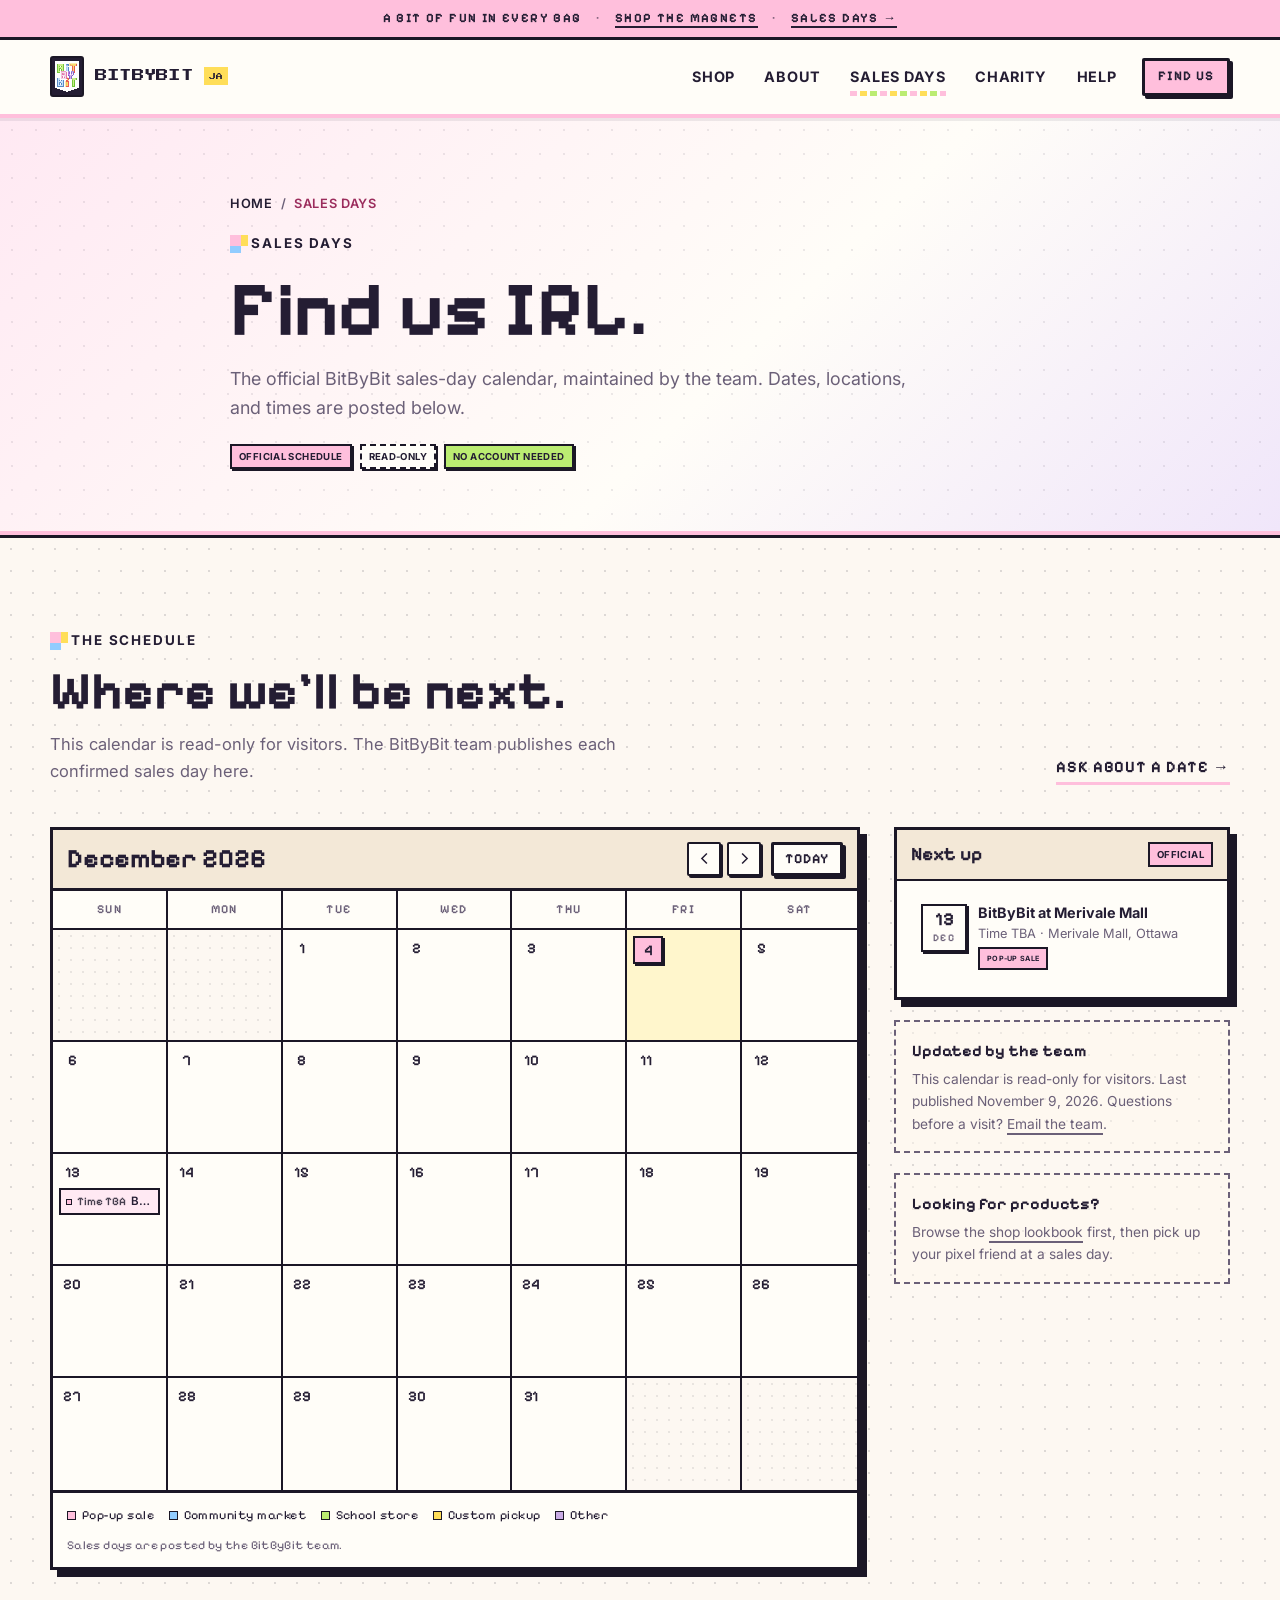
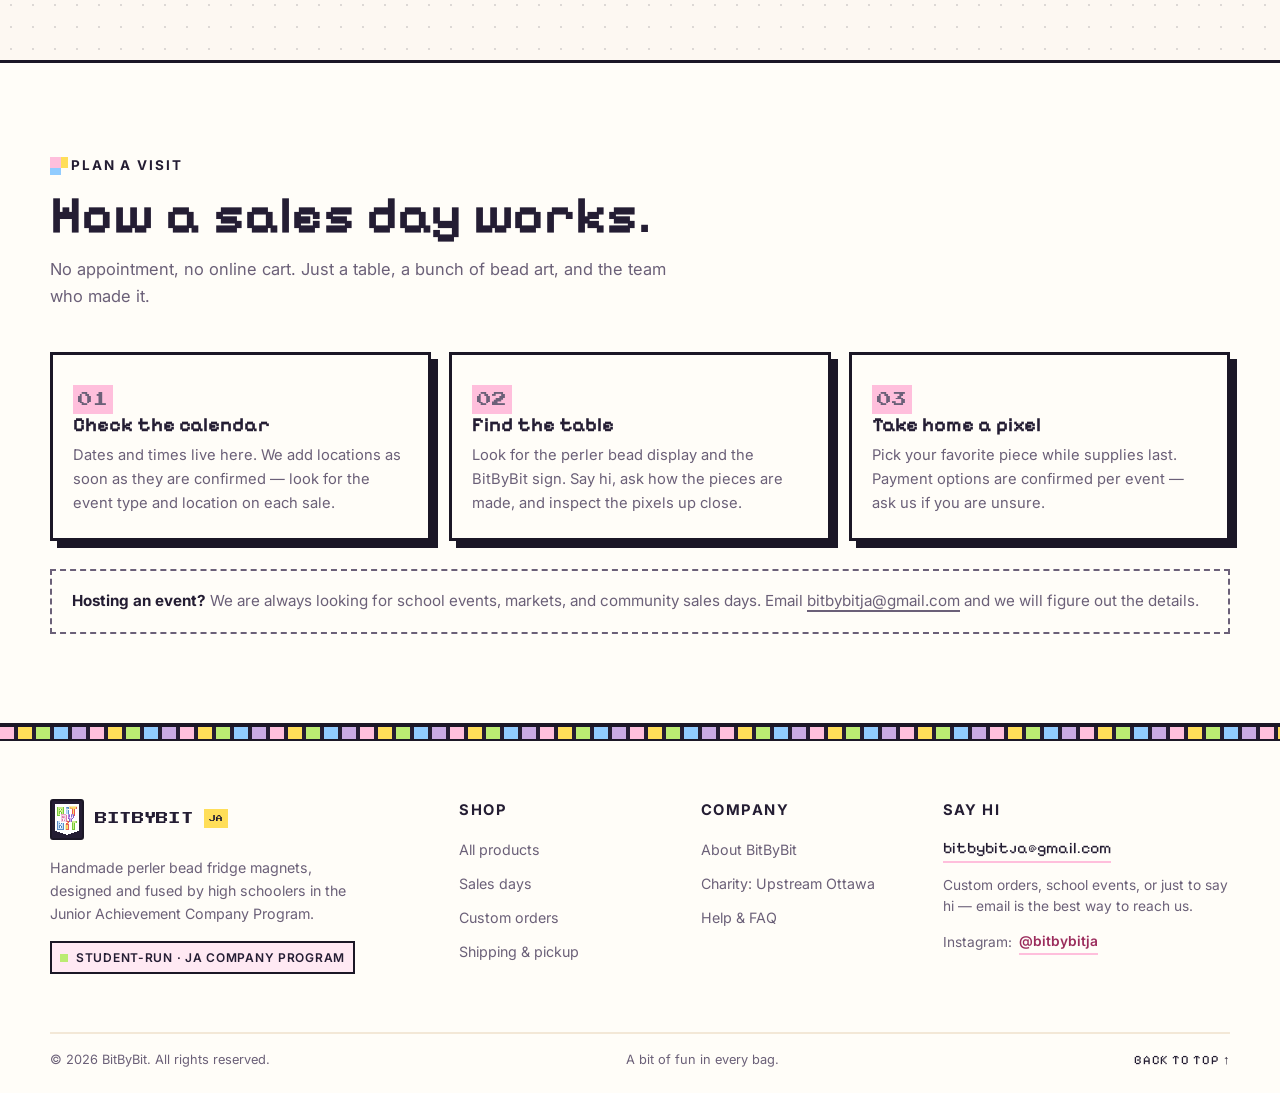
<file: website/bitbybitja/bitbybitja/schedule.html>
<!doctype html>
<html lang="en">
<head>
  <meta charset="utf-8">
  <meta name="viewport" content="width=device-width, initial-scale=1">
  <title>Sales Days Calendar — BitByBit</title>
  <meta name="description" content="The official BitByBit sales-day calendar. Find upcoming Junior Achievement pop-ups, including St. Laurent Mall and Merivale Mall in Ottawa.">
  <meta name="theme-color" content="#fffdf8">
  <link rel="icon" href="assets/img/favicon-64.png" type="image/png" sizes="64x64">
  <link rel="apple-touch-icon" href="assets/img/favicon-192.png">
  <link rel="manifest" href="site.webmanifest">
  <link rel="preconnect" href="https://fonts.googleapis.com">
  <link rel="preconnect" href="https://fonts.gstatic.com" crossorigin>
  <link href="https://fonts.googleapis.com/css2?family=Inter:wght@400;500;600;700&amp;family=Pixelify+Sans:wght@400;500;600;700&amp;family=Press+Start+2P&amp;display=swap" rel="stylesheet">
  <link rel="stylesheet" href="assets/css/site.css">
  <script src="assets/js/site.js" defer></script>
  <script src="assets/js/schedule-core.js" defer></script>
  <script src="assets/js/schedule-data.js?v=third" defer></script>
  <script src="assets/js/schedule.js" defer></script>
</head>
<body id="top">
  <a class="skip-link" href="#main">Skip to content</a>

  <div class="announce">
    A bit of fun in every bag <span class="announce__sep">·</span> <a href="products.html">Shop the magnets</a>
    <span class="announce__sep">·</span> <a href="schedule.html">Sales days →</a>
  </div>

  <header class="site-header">
    <div class="container header-inner">
      <a class="brand" href="index.html" aria-label="BitByBit home">
        <img class="brand-mark" src="assets/img/logo-mark.png" alt="" width="480" height="614">
        <span class="brand-word">BITBYBIT</span>
        <span class="brand-sub" aria-hidden="true">JA</span>
      </a>
      <button class="nav-toggle" type="button" aria-expanded="false" aria-controls="site-nav">
        <span class="nav-toggle__bars" aria-hidden="true"><span></span><span></span><span></span></span>
        Menu
      </button>
      <nav class="site-nav" id="site-nav" aria-label="Primary">
        <ul>
          <li><a href="products.html">Shop</a></li>
          <li><a href="about.html">About</a></li>
          <li><a href="schedule.html" aria-current="page">Sales days</a></li>
          <li><a href="charity.html">Charity</a></li>
          <li><a href="faq.html">Help</a></li>
        </ul>
      </nav>
      <a class="btn btn--pink btn--small header-cta" href="schedule.html">Find us</a>
    </div>
  </header>

  <main id="main" tabindex="-1">
    <section class="page-hero">
      <div class="container page-hero__inner">
        <nav class="breadcrumbs" aria-label="Breadcrumb">
          <a href="index.html">Home</a><span aria-hidden="true">/</span><span aria-current="page">Sales days</span>
        </nav>
        <p class="eyebrow" style="margin-top:20px;">Sales days</p>
        <h1>Find us IRL.</h1>
        <p class="page-hero__lede">The official BitByBit sales-day calendar, maintained by the team. Dates, locations, and times are posted below.</p>
        <div class="page-hero__tags">
          <span class="tag tag--pink">Official schedule</span>
          <span class="tag tag--ghost">Read-only</span>
          <span class="tag tag--mint">No account needed</span>
        </div>
      </div>
    </section>

    <section class="section pegboard" aria-labelledby="calendar-title">
      <div class="container">
        <div class="section-head">
          <div class="section-head__copy">
            <p class="eyebrow">The schedule</p>
            <h2 class="section-title" id="calendar-title">Where we'll be next.</h2>
            <p class="section-lede">This calendar is read-only for visitors. The BitByBit team publishes each confirmed sales day here.</p>
          </div>
          <a class="text-link" href="mailto:bitbybitja@gmail.com?subject=Sales%20day%20question">Ask about a date →</a>
        </div>

        <p class="products-note" id="calendar-empty-note" hidden>
          <strong>No sales days announced yet</strong>
          <span>Our next sales days are November 14 at St. Laurent Mall from 9:00 AM to 1:00 PM and December 13 at Merivale Mall. Email <a href="mailto:bitbybitja@gmail.com">bitbybitja@gmail.com</a> with questions.</span>
        </p>

        <noscript>
          <p class="products-note"><strong>JavaScript is off:</strong> the calendar cannot render. Email <a href="mailto:bitbybitja@gmail.com">bitbybitja@gmail.com</a> for the next confirmed sales day.</p>
        </noscript>

        <div class="schedule-layout">
          <div>
            <div class="calendar-card">
              <div class="calendar-toolbar">
                <h2 class="calendar-toolbar__month" id="cal-month">Month</h2>
                <div class="calendar-toolbar__nav">
                  <button class="icon-btn" id="cal-prev" type="button" aria-label="Previous month">
                    <svg viewBox="0 0 20 20" aria-hidden="true"><path d="M12.5 4 6.5 10l6 6"/></svg>
                  </button>
                  <button class="icon-btn" id="cal-next" type="button" aria-label="Next month">
                    <svg viewBox="0 0 20 20" aria-hidden="true"><path d="m7.5 4 6 6-6 6"/></svg>
                  </button>
                </div>
                <button class="btn btn--paper btn--small" id="cal-today" type="button">Today</button>
              </div>

              <div class="calendar-scroll">
                <div class="calendar">
                  <div class="cal-weekdays" aria-hidden="true">
                    <span>Sun</span><span>Mon</span><span>Tue</span><span>Wed</span><span>Thu</span><span>Fri</span><span>Sat</span>
                  </div>
                  <div class="cal-grid" id="cal-grid" aria-label="Sales-day calendar"></div>
                </div>
              </div>

              <div class="calendar-footer">
                <div class="legend" aria-label="Event types">
                  <span><i style="--dot:#ffbfdc"></i>Pop-up sale</span>
                  <span><i style="--dot:#91ccff"></i>Community market</span>
                  <span><i style="--dot:#bbec72"></i>School store</span>
                  <span><i style="--dot:#ffde59"></i>Custom pickup</span>
                  <span><i style="--dot:#c9abe4"></i>Other</span>
                </div>
                <p class="calendar-hint" id="calendar-hint">No sales days are scheduled this month.</p>
              </div>
            </div>
            <p class="sr-only" id="calendar-status" aria-live="polite"></p>
          </div>

          <aside class="schedule-aside" aria-label="Sales day details">
            <section class="schedule-panel" aria-labelledby="upcoming-title">
              <div class="schedule-panel__head">
                <h2 id="upcoming-title">Next up</h2>
                <span class="tag tag--pink">Official</span>
              </div>
              <div class="schedule-panel__body">
                <div class="upcoming-list" id="upcoming-list"></div>
              </div>
            </section>

            <div class="schedule-tip">
              <strong>Updated by the team</strong>
              This calendar is read-only for visitors. <span id="schedule-updated"></span> Questions before a visit? <a href="mailto:bitbybitja@gmail.com">Email the team</a>.
            </div>

            <div class="schedule-tip">
              <strong>Looking for products?</strong>
              Browse the <a href="products.html">shop lookbook</a> first, then pick up your pixel friend at a sales day.
            </div>
          </aside>
        </div>
      </div>
    </section>

    <section class="section section--surface" aria-labelledby="how-title">
      <div class="container">
        <div class="section-head">
          <div class="section-head__copy">
            <p class="eyebrow">Plan a visit</p>
            <h2 class="section-title" id="how-title">How a sales day works.</h2>
            <p class="section-lede">No appointment, no online cart. Just a table, a bunch of bead art, and the team who made it.</p>
          </div>
        </div>
        <div class="how-grid">
          <article class="how-card">
            <p class="how-card__num">01</p>
            <h3>Check the calendar</h3>
            <p>Dates and times live here. We add locations as soon as they are confirmed — look for the event type and location on each sale.</p>
          </article>
          <article class="how-card">
            <p class="how-card__num">02</p>
            <h3>Find the table</h3>
            <p>Look for the perler bead display and the BitByBit sign. Say hi, ask how the pieces are made, and inspect the pixels up close.</p>
          </article>
          <article class="how-card">
            <p class="how-card__num">03</p>
            <h3>Take home a pixel</h3>
            <p>Pick your favorite piece while supplies last. Payment options are confirmed per event — ask us if you are unsure.</p>
          </article>
        </div>
        <p class="callout"><strong>Hosting an event?</strong> We are always looking for school events, markets, and community sales days. Email <a href="mailto:bitbybitja@gmail.com?subject=Sales%20day%20invitation">bitbybitja@gmail.com</a> and we will figure out the details.</p>
      </div>
    </section>
  </main>

  <footer class="site-footer">
    <div class="footer-beads" aria-hidden="true"></div>
    <div class="container footer-grid">
      <div class="footer-brand">
        <a class="brand" href="index.html" aria-label="BitByBit home">
          <img class="brand-mark" src="assets/img/logo-mark.png" alt="" width="480" height="614">
          <span class="brand-word">BITBYBIT</span>
          <span class="brand-sub" aria-hidden="true">JA</span>
        </a>
        <p>Handmade perler bead fridge magnets, designed and fused by high schoolers in the Junior Achievement Company Program.</p>
        <span class="footer-program">Student-run · JA Company Program</span>
      </div>
      <nav class="footer-col" aria-labelledby="footer-shop">
        <h2 id="footer-shop">Shop</h2>
        <ul>
          <li><a href="products.html">All products</a></li>
          <li><a href="schedule.html">Sales days</a></li>
          <li><a href="faq.html#custom-orders">Custom orders</a></li>
          <li><a href="faq.html">Shipping &amp; pickup</a></li>
        </ul>
      </nav>
      <nav class="footer-col" aria-labelledby="footer-company">
        <h2 id="footer-company">Company</h2>
        <ul>
          <li><a href="about.html">About BitByBit</a></li>
          <li><a href="charity.html">Charity: Upstream Ottawa</a></li>
          <li><a href="faq.html">Help &amp; FAQ</a></li>
        </ul>
      </nav>
      <div class="footer-contact">
        <h2>Say hi</h2>
        <a class="email" href="mailto:bitbybitja@gmail.com">bitbybitja@gmail.com</a>
        <p>Custom orders, school events, or just to say hi — email is the best way to reach us.</p>
        <div class="ig-row"><span>Instagram:</span><a href="https://www.instagram.com/bitbybitja/" target="_blank" rel="noopener">@bitbybitja</a></div>
      </div>
    </div>
    <div class="container footer-bottom">
      <p>© <span data-year>2026</span> BitByBit. All rights reserved.</p>
      <p>A bit of fun in every bag.</p>
      <a href="#top">Back to top ↑</a>
    </div>
  </footer>
</body>
</html>
</file>
<file: website/bitbybitja/bitbybitja/assets/css/site.css>
/* ==========================================================================
   BitByBit — perler-bead pixel storefront
   Shared design system + page styles
   ========================================================================== */

:root {
  --ink: #241d33;
  --ink-2: #3a304d;
  --paper: #fdf8f2;
  --surface: #fffdf8;
  --surface-2: #f3e8d7;
  --muted: #6b6078;
  --berry: #9b2c5c;
  --pink: #ffbfdc;
  --pink-soft: #ffe9f3;
  --green: #bbec72;
  --green-soft: #eafbcf;
  --yellow: #ffde59;
  --yellow-soft: #fff6cc;
  --azure: #91ccff;
  --azure-soft: #e3f2ff;
  --lavender: #c9abe4;
  --lavender-soft: #f0e6fa;
  --blue: var(--azure);
  --blue-soft: var(--azure-soft);
  --mint: var(--green);
  --mint-soft: var(--green-soft);
  --lemon: var(--yellow);
  --lemon-soft: var(--yellow-soft);
  --orange: #ff8a3d;
  --purple: var(--lavender);
  --danger: #ff6b6b;
  --line: #1b1726;
  --border: 3px solid var(--line);
  --shadow: 7px 7px 0 var(--line);
  --shadow-sm: 4px 4px 0 var(--line);
  --display: "Pixelify Sans", "Trebuchet MS", "Segoe UI", sans-serif;
  --pixel: "Press Start 2P", ui-monospace, "Courier New", monospace;
  --body: "Inter", ui-sans-serif, system-ui, -apple-system, "Segoe UI", sans-serif;
  --label: "Inter", ui-sans-serif, system-ui, -apple-system, "Segoe UI", sans-serif;
  --wrap: 1180px;
  --gutter: clamp(18px, 4vw, 32px);
  --radius: 4px;
  --header-h: 74px;
}

/* --------------------------------------------------------------------------
   Reset & base
   -------------------------------------------------------------------------- */

*,
*::before,
*::after {
  box-sizing: border-box;
}

html {
  scroll-behavior: smooth;
  -webkit-text-size-adjust: 100%;
}

body {
  margin: 0;
  background: var(--paper);
  color: var(--ink);
  font-family: var(--body);
  font-size: 16px;
  line-height: 1.62;
  -webkit-font-smoothing: antialiased;
  overflow-x: hidden;
}

body.nav-open {
  overflow: hidden;
}

h1, h2, h3, h4, p, figure, ul, ol {
  margin: 0;
}

ul, ol {
  padding: 0;
  list-style: none;
}

img, svg {
  display: block;
  max-width: 100%;
}

a {
  color: inherit;
  text-decoration-thickness: 2px;
  text-underline-offset: 4px;
}

button,
input,
select,
textarea {
  font: inherit;
  color: inherit;
}

button {
  cursor: pointer;
}

::selection {
  background: var(--lemon);
  color: var(--ink);
}

:focus-visible {
  outline: 3px solid var(--blue);
  outline-offset: 3px;
}

main:focus {
  outline: none;
}

.hero :focus-visible,
.page-hero :focus-visible,
.site-header :focus-visible,
.site-footer :focus-visible,
.community :focus-visible,
.section--dark :focus-visible {
  outline-color: var(--berry);
}

[hidden] {
  display: none !important;
}

.sr-only {
  position: absolute !important;
  width: 1px;
  height: 1px;
  padding: 0;
  margin: -1px;
  overflow: hidden;
  clip: rect(0 0 0 0);
  white-space: nowrap;
  border: 0;
}

.skip-link {
  position: absolute;
  left: 16px;
  top: -100px;
  z-index: 200;
  padding: 12px 18px;
  background: var(--lemon);
  color: var(--ink);
  border: var(--border);
  font-family: var(--display);
  font-weight: 700;
  text-transform: uppercase;
  letter-spacing: 0.08em;
  text-decoration: none;
}

.skip-link:focus {
  top: 12px;
}

.container {
  width: min(var(--wrap), calc(100% - var(--gutter) * 2));
  margin-inline: auto;
}

.pegboard {
  background-color: var(--paper);
  background-image: radial-gradient(circle, rgba(27, 23, 38, 0.14) 1.4px, transparent 1.5px);
  background-size: 22px 22px;
}

.pegboard--dark {
  background-color: var(--ink);
  background-image: radial-gradient(circle, rgba(255, 255, 255, 0.09) 1.4px, transparent 1.5px);
  background-size: 24px 24px;
}

/* --------------------------------------------------------------------------
   Typography helpers
   -------------------------------------------------------------------------- */

.eyebrow {
  display: inline-flex;
  align-items: center;
  gap: 10px;
  font-family: var(--label);
  font-size: 0.84rem;
  font-weight: 700;
  letter-spacing: 0.14em;
  line-height: 1.2;
  text-transform: uppercase;
  color: var(--ink);
}

.eyebrow::before {
  content: "";
  width: 11px;
  height: 11px;
  flex: none;
  background: var(--pink);
  box-shadow: 7px 0 0 var(--lemon), 0 7px 0 var(--blue);
  transform: translateY(-3px);
}

.eyebrow--plain::before {
  display: none;
}

.display {
  font-family: var(--display);
  font-weight: 700;
  letter-spacing: 0.01em;
  line-height: 0.98;
}

.section {
  padding: clamp(56px, 7vw, 96px) 0;
  border-top: var(--border);
  position: relative;
}

.section--surface {
  background: var(--surface);
}

.section--dark {
  background: linear-gradient(135deg, var(--lavender-soft), var(--azure-soft));
  color: var(--ink);
}

.section-head {
  display: flex;
  align-items: flex-end;
  justify-content: space-between;
  gap: 28px;
  margin-bottom: clamp(26px, 4vw, 42px);
}

.section-head__copy {
  max-width: 720px;
}

.section-title {
  font-family: var(--display);
  font-size: clamp(2rem, 4.4vw, 3.3rem);
  font-weight: 700;
  line-height: 0.98;
  margin-top: 12px;
}

.section-lede {
  margin-top: 14px;
  max-width: 62ch;
  color: var(--muted);
  font-size: 1.03rem;
}

.section--dark .section-lede,
.section--dark .eyebrow {
  color: var(--ink);
}

.text-link {
  display: inline-flex;
  align-items: center;
  gap: 8px;
  font-family: var(--display);
  font-weight: 700;
  font-size: 1rem;
  letter-spacing: 0.06em;
  text-transform: uppercase;
  text-decoration: none;
  border-bottom: 3px solid var(--pink);
  padding-bottom: 2px;
  white-space: nowrap;
}

.text-link:hover {
  color: var(--berry);
}

.tag {
  display: inline-block;
  font-family: var(--label);
  font-size: 0.6rem;
  font-weight: 700;
  line-height: 1.3;
  letter-spacing: 0.04em;
  text-transform: uppercase;
  padding: 5px 7px 4px;
  border: 2px solid var(--line);
  background: var(--lemon);
  color: var(--ink);
  vertical-align: middle;
}

.tag--pink { background: var(--pink); }
.tag--mint { background: var(--mint); }
.tag--blue { background: var(--azure-soft); color: var(--ink); }
.tag--ghost { background: transparent; border-style: dashed; }

/* --------------------------------------------------------------------------
   Buttons
   -------------------------------------------------------------------------- */

.btn {
  --btn-bg: var(--lemon);
  --btn-ink: var(--ink);
  --btn-shadow: var(--line);
  position: relative;
  display: inline-flex;
  align-items: center;
  justify-content: center;
  gap: 9px;
  padding: 12px 22px;
  min-height: 46px;
  background: var(--btn-bg);
  color: var(--btn-ink);
  border: var(--border);
  border-radius: 2px;
  box-shadow: var(--shadow-sm);
  font-family: var(--display);
  font-size: 1.02rem;
  font-weight: 700;
  letter-spacing: 0.07em;
  line-height: 1;
  text-transform: uppercase;
  text-decoration: none;
  transition: transform 120ms steps(2), box-shadow 120ms steps(2), background-color 120ms linear;
}

.btn:hover {
  transform: translate(2px, 2px);
  box-shadow: 2px 2px 0 var(--btn-shadow);
}

.btn:active {
  transform: translate(4px, 4px);
  box-shadow: 0 0 0 var(--btn-shadow);
}

.btn--pink { --btn-bg: var(--pink); }
.btn--mint { --btn-bg: var(--mint); }
.btn--paper { --btn-bg: var(--surface); }
.btn--ghost {
  --btn-bg: transparent;
  --btn-shadow: var(--line);
  color: var(--ink);
  border-color: var(--line);
}
.btn--ghost:hover { background: var(--pink-soft); }
.btn--danger { --btn-bg: var(--danger); }
.btn--small {
  min-height: 36px;
  padding: 8px 13px;
  font-size: 0.9rem;
  box-shadow: 3px 3px 0 var(--btn-shadow);
}
.btn--small:hover { box-shadow: 1px 1px 0 var(--btn-shadow); }
.btn--small:active { transform: translate(3px, 3px); box-shadow: 0 0 0 var(--btn-shadow); }
.btn--block { width: 100%; }
.btn[disabled] { opacity: 0.55; pointer-events: none; }

.btn-row {
  display: flex;
  flex-wrap: wrap;
  gap: 14px;
  align-items: center;
}

.icon-btn {
  display: inline-grid;
  place-items: center;
  width: 38px;
  height: 38px;
  padding: 0;
  background: var(--surface);
  color: var(--ink);
  border: 2px solid var(--line);
  border-radius: 2px;
  box-shadow: 2px 2px 0 var(--line);
  transition: transform 100ms steps(2), box-shadow 100ms steps(2);
}

.icon-btn:hover {
  background: var(--lemon);
  transform: translate(1px, 1px);
  box-shadow: 1px 1px 0 var(--line);
}

.icon-btn svg {
  width: 18px;
  height: 18px;
  stroke: currentColor;
  stroke-width: 2;
  fill: none;
  stroke-linecap: square;
  stroke-linejoin: miter;
}

/* --------------------------------------------------------------------------
   Announcement + header
   -------------------------------------------------------------------------- */

.announce {
  background: var(--pink);
  color: var(--ink);
  border-bottom: 3px solid var(--line);
  font-family: var(--display);
  font-weight: 700;
  font-size: 0.8rem;
  letter-spacing: 0.11em;
  text-transform: uppercase;
  text-align: center;
  padding: 8px var(--gutter);
}

.announce a {
  color: var(--ink);
  text-decoration: none;
  border-bottom: 2px solid var(--ink);
  white-space: nowrap;
}

.announce a:hover { background: var(--lemon); }

.announce__sep {
  display: inline-block;
  margin: 0 10px;
  opacity: 0.55;
}

.site-header {
  position: sticky;
  top: 0;
  z-index: 80;
  background: var(--surface);
  color: var(--ink);
  border-bottom: 4px solid var(--pink);
  box-shadow: 0 3px 0 rgba(36, 29, 51, 0.08);
}

.header-inner {
  min-height: var(--header-h);
  display: flex;
  align-items: center;
  gap: 26px;
}

.brand {
  display: inline-flex;
  align-items: center;
  gap: 11px;
  color: var(--ink);
  text-decoration: none;
  flex: none;
}

.brand:hover .brand-word { color: var(--berry); }

.brand-mark {
  width: 34px;
  height: auto;
  padding: 3px;
  background: var(--ink);
  border: 2px solid var(--line);
  border-radius: 3px;
  image-rendering: pixelated;
}

.brand-word {
  font-family: var(--pixel);
  font-size: 0.78rem;
  line-height: 1.5;
  letter-spacing: 0.02em;
  transition: color 120ms linear;
}

.brand-sub {
  font-family: var(--pixel);
  font-size: 0.42rem;
  line-height: 1.4;
  background: var(--lemon);
  color: var(--ink);
  padding: 5px 5px 4px;
  transform: translateY(-1px);
}

.site-nav {
  margin-left: auto;
}

.site-nav ul {
  display: flex;
  align-items: center;
  gap: clamp(14px, 2.3vw, 30px);
}

.site-nav a {
  position: relative;
  display: inline-block;
  padding: 8px 0;
  font-family: var(--label);
  font-weight: 700;
  font-size: 0.9rem;
  letter-spacing: 0.05em;
  text-transform: uppercase;
  text-decoration: none;
  color: var(--ink);
}

.site-nav a:hover { color: var(--berry); }

.site-nav a[aria-current="page"] { color: var(--ink); }

.site-nav a[aria-current="page"]::after {
  content: "";
  position: absolute;
  left: 0;
  right: 0;
  bottom: 0;
  height: 5px;
  background: repeating-linear-gradient(90deg, var(--pink) 0 7px, transparent 7px 10px,
              var(--lemon) 10px 17px, transparent 17px 20px,
              var(--mint) 20px 27px, transparent 27px 30px);
}

.header-cta {
  flex: none;
  min-height: 38px;
  padding: 8px 13px;
  font-size: 0.83rem;
  box-shadow: 3px 3px 0 var(--line);
}

.nav-toggle {
  display: none;
  margin-left: auto;
  align-items: center;
  gap: 9px;
  min-height: 38px;
  padding: 7px 11px;
  background: transparent;
  color: var(--ink);
  border: 2px solid var(--line);
  font-family: var(--display);
  font-size: 0.85rem;
  letter-spacing: 0.1em;
  text-transform: uppercase;
}

.nav-toggle__bars {
  display: grid;
  gap: 3px;
  width: 16px;
}

.nav-toggle__bars span {
  display: block;
  height: 3px;
  background: currentColor;
}

/* --------------------------------------------------------------------------
   Home banner / hero
   -------------------------------------------------------------------------- */

.hero {
  --hero-accent: var(--berry);
  position: relative;
  isolation: isolate;
  display: grid;
  align-items: center;
  min-height: clamp(560px, 72vh, 710px);
  padding: clamp(46px, 7vw, 86px) 0 calc(clamp(46px, 7vw, 86px) + 10px);
  color: var(--ink);
  background:
    linear-gradient(135deg, var(--pink-soft) 0%, var(--surface) 44%, var(--azure-soft) 72%, var(--lavender-soft) 100%);
  border-bottom: 4px solid var(--line);
  overflow: hidden;
}

.hero::before {
  content: "";
  position: absolute;
  inset: 0;
  z-index: -1;
  background-image: radial-gradient(circle, rgba(36, 29, 51, 0.1) 1.4px, transparent 1.5px);
  background-size: 24px 24px;
  pointer-events: none;
}

.hero::after {
  content: "";
  position: absolute;
  left: 0;
  right: 0;
  bottom: 0;
  height: 12px;
  background: repeating-linear-gradient(90deg,
    var(--pink) 0 14px, var(--ink) 14px 18px,
    var(--lemon) 18px 32px, var(--ink) 32px 36px,
    var(--mint) 36px 50px, var(--ink) 50px 54px,
    var(--blue) 54px 68px, var(--ink) 68px 72px);
  opacity: 0.95;
}

.hero__inner {
  display: grid;
  grid-template-columns: minmax(0, 1.02fr) minmax(0, 0.98fr);
  gap: clamp(30px, 5vw, 64px);
  align-items: center;
}

.hero__content {
  position: relative;
  max-width: 640px;
}

.hero__eyebrow {
  display: inline-flex;
  align-items: center;
  gap: 10px;
  color: var(--hero-accent);
  font-family: var(--display);
  font-size: 0.92rem;
  font-weight: 700;
  letter-spacing: 0.2em;
  text-transform: uppercase;
  max-width: 100%;
}

.hero__eyebrow::before {
  content: "";
  width: 12px;
  height: 12px;
  flex: none;
  background: var(--pink);
  box-shadow: 7px 0 0 var(--lemon), 0 7px 0 var(--azure);
}

.hero__title {
  font-family: var(--display);
  font-size: clamp(3rem, 7.2vw, 6rem);
  font-weight: 700;
  line-height: 0.9;
  letter-spacing: 0.005em;
  margin-top: 20px;
  max-width: 16ch;
  white-space: pre-line;
  text-shadow: 5px 5px 0 rgba(255, 191, 220, 0.65);
}

.hero__text {
  margin-top: 22px;
  max-width: 52ch;
  font-size: clamp(1rem, 1.35vw, 1.12rem);
  color: var(--muted);
  white-space: pre-line;
}

.hero__actions {
  display: flex;
  flex-wrap: wrap;
  gap: 14px;
  margin-top: 30px;
}

.hero .btn {
  --btn-bg: var(--pink);
  --btn-ink: var(--ink);
  border-color: var(--line);
  box-shadow: 4px 4px 0 var(--line);
}

.hero .btn--outline {
  --btn-bg: var(--surface);
  --btn-ink: var(--ink);
  border-color: var(--line);
  box-shadow: 4px 4px 0 var(--line);
}

.hero .btn--outline:hover {
  background: var(--azure-soft);
}

.hero__meta {
  display: flex;
  flex-wrap: wrap;
  align-items: center;
  gap: 8px 20px;
  margin-top: 28px;
  font-family: var(--display);
  font-size: 0.8rem;
  letter-spacing: 0.09em;
  text-transform: uppercase;
  color: var(--muted);
}

.hero__meta span {
  display: inline-flex;
  align-items: center;
  gap: 7px;
}

.hero__meta span::before {
  content: "";
  width: 7px;
  height: 7px;
  background: var(--pink);
}

/* Hero banner collage */

.hero__banner {
  display: grid;
  grid-template-columns: repeat(2, minmax(0, 1fr));
  gap: clamp(12px, 2vw, 20px);
  width: 100%;
  max-width: 560px;
  justify-self: end;
  padding: 8px;
  transform: rotate(-1.25deg);
}

.hero-card {
  position: relative;
  display: block;
  background: var(--surface);
  border: 3px solid var(--line);
  box-shadow: 5px 5px 0 var(--line);
  text-decoration: none;
  transition: transform 140ms steps(2), box-shadow 140ms steps(2);
}

.hero-card:nth-child(2) { transform: translateY(14px); }
.hero-card:nth-child(3) { transform: translateY(-6px); }

.hero-card:hover {
  transform: translate(-2px, -2px);
  box-shadow: 7px 7px 0 var(--line);
}

.hero-card img {
  width: 100%;
  height: auto;
  aspect-ratio: 4 / 3;
  object-fit: cover;
  border-bottom: 3px solid var(--line);
}

.hero-card__label {
  display: flex;
  align-items: baseline;
  justify-content: space-between;
  gap: 8px;
  padding: 8px 10px;
  font-family: var(--display);
  font-size: 0.78rem;
  font-weight: 700;
  letter-spacing: 0.04em;
  text-transform: uppercase;
  color: var(--ink);
}

.hero-card__label small {
  font-family: var(--label);
  font-size: 0.66rem;
  font-weight: 700;
  letter-spacing: 0.04em;
  color: var(--muted);
  white-space: nowrap;
}

/* --------------------------------------------------------------------------
   Home ticker / values strip
   -------------------------------------------------------------------------- */

.ticker {
  background: var(--azure-soft);
  color: var(--ink);
  border-top: 3px solid var(--line);
  border-bottom: 3px solid var(--line);
}

.ticker__inner {
  display: flex;
  flex-wrap: wrap;
  justify-content: space-between;
  gap: 8px 24px;
  padding: 14px 0;
}

.ticker__item {
  display: inline-flex;
  align-items: center;
  gap: 8px;
  font-family: var(--label);
  font-size: 0.8rem;
  font-weight: 600;
  letter-spacing: 0.07em;
  text-transform: uppercase;
  color: var(--ink);
}

.ticker__item::before {
  content: "";
  width: 9px;
  height: 9px;
  background: var(--pink);
}

.ticker__item:nth-child(2)::before { background: var(--lemon); }
.ticker__item:nth-child(3)::before { background: var(--mint); }
.ticker__item:nth-child(4)::before { background: var(--blue); }
.ticker__item:nth-child(5)::before { background: var(--purple); }

/* --------------------------------------------------------------------------
   Collections
   -------------------------------------------------------------------------- */

.collection-grid {
  display: grid;
  grid-template-columns: repeat(4, minmax(0, 1fr));
  gap: clamp(14px, 2vw, 24px);
}

.collection-tile {
  position: relative;
  display: block;
  aspect-ratio: 1 / 1;
  background: var(--surface);
  border: var(--border);
  box-shadow: var(--shadow);
  overflow: hidden;
  text-decoration: none;
  transition: transform 140ms steps(2), box-shadow 140ms steps(2);
}

.collection-tile:hover {
  transform: translate(-2px, -2px);
  box-shadow: 9px 9px 0 var(--line);
}

.collection-tile img {
  width: 100%;
  height: 100%;
  object-fit: cover;
  transition: transform 300ms steps(4);
}

.collection-tile:hover img { transform: scale(1.04); }

.collection-tile__label {
  position: absolute;
  left: 12px;
  right: 12px;
  bottom: 12px;
  background: var(--surface);
  border: 2px solid var(--line);
  box-shadow: 3px 3px 0 var(--line);
  padding: 8px 10px;
  color: var(--ink);
}

.collection-tile__name {
  display: flex;
  align-items: center;
  justify-content: space-between;
  gap: 8px;
  font-family: var(--display);
  font-weight: 700;
  font-size: 1.02rem;
  letter-spacing: 0.06em;
  text-transform: uppercase;
}

.collection-tile__arrow {
  font-family: var(--pixel);
  font-size: 0.5rem;
  color: var(--muted);
}

.collection-tile__tagline {
  display: block;
  margin-top: 3px;
  font-family: var(--label);
  font-size: 0.7rem;
  font-weight: 600;
  line-height: 1.3;
  letter-spacing: 0.03em;
  color: var(--muted);
}

/* --------------------------------------------------------------------------
   Collection cards
   -------------------------------------------------------------------------- */

.collection-cards {
  display: grid;
  grid-template-columns: repeat(4, minmax(0, 1fr));
  gap: clamp(18px, 2.4vw, 28px);
}

.collection-card {
  display: flex;
  flex-direction: column;
  padding: 0;
  background: var(--surface);
  border: var(--border);
  border-top-width: 8px;
  box-shadow: var(--shadow);
  overflow: hidden;
}

.collection-card--snowmelts { border-top-color: var(--pink); }
.collection-card--canvas { border-top-color: var(--azure); }
.collection-card--canadots { border-top-color: var(--yellow); }
.collection-card--meltimals { border-top-color: var(--green); }

.collection-card__media {
  background: var(--surface-2);
  border-bottom: var(--border);
}

.collection-card__media img {
  width: 100%;
  height: auto;
  aspect-ratio: 16 / 10;
  object-fit: cover;
}

.collection-card__body {
  display: flex;
  flex-direction: column;
  flex: 1;
  padding: 20px 20px 24px;
}

.collection-card__meta {
  display: flex;
  align-items: center;
  gap: 8px;
  min-height: 26px;
  font-family: var(--label);
  font-size: 0.68rem;
  font-weight: 700;
  letter-spacing: 0.07em;
  text-transform: uppercase;
  color: var(--muted);
}

.collection-card h3 {
  margin-top: 14px;
  font-family: var(--display);
  font-size: 1.5rem;
  line-height: 1.1;
  letter-spacing: 0.04em;
  text-transform: uppercase;
}

.collection-card__tagline {
  margin-top: 6px;
  font-family: var(--label);
  font-size: 0.78rem;
  font-weight: 700;
  line-height: 1.35;
  letter-spacing: 0.05em;
  text-transform: uppercase;
  color: var(--muted);
}

.collection-card__tagline + p {
  margin-top: 10px;
  color: var(--muted);
  font-size: 0.93rem;
}

.collection-card .text-link {
  margin-top: auto;
  padding-top: 18px;
  align-self: flex-start;
  white-space: normal;
}

/* --------------------------------------------------------------------------
   Products
   -------------------------------------------------------------------------- */

.product-grid {
  display: grid;
  grid-template-columns: repeat(4, minmax(0, 1fr));
  gap: clamp(18px, 2.4vw, 28px);
}

.product-card {
  background: var(--surface);
  border: var(--border);
  box-shadow: var(--shadow);
  transition: transform 140ms steps(2), box-shadow 140ms steps(2);
}

.product-card:hover {
  transform: translate(-2px, -2px);
  box-shadow: 9px 9px 0 var(--line);
}

.product-card button {
  display: block;
  width: 100%;
  padding: 0;
  background: none;
  border: 0;
  text-align: left;
}

.product-media {
  position: relative;
  aspect-ratio: 4 / 3;
  overflow: hidden;
  background: var(--surface-2);
  border-bottom: var(--border);
}

.product-media img {
  width: 100%;
  height: 100%;
  object-fit: cover;
  transition: transform 280ms steps(4);
}

.product-card:hover .product-media img { transform: scale(1.035); }

.product-badges {
  position: absolute;
  top: 10px;
  left: 10px;
  display: flex;
  gap: 6px;
  z-index: 2;
}

.product-badges .tag { box-shadow: 2px 2px 0 var(--line); }

.product-quick {
  position: absolute;
  left: 10px;
  right: 10px;
  bottom: 10px;
  z-index: 2;
  padding: 8px 10px;
  background: var(--ink);
  color: var(--paper);
  border: 2px solid var(--line);
  font-family: var(--label);
  font-size: 0.8rem;
  font-weight: 700;
  letter-spacing: 0.06em;
  text-align: center;
  text-transform: uppercase;
  opacity: 0;
  transform: translateY(8px);
  transition: opacity 120ms linear, transform 120ms steps(3);
}

.product-card:hover .product-quick,
.product-card button:focus-visible .product-quick {
  opacity: 1;
  transform: translateY(0);
}

.product-body {
  display: block;
  padding: 18px 18px 22px;
}

.product-category {
  display: block;
  font-family: var(--label);
  font-size: 0.72rem;
  font-weight: 700;
  line-height: 1.2;
  letter-spacing: 0.09em;
  text-transform: uppercase;
  color: var(--muted);
}

.product-name {
  display: block;
  margin-top: 10px;
  font-family: var(--label);
  font-size: 1.18rem;
  font-weight: 700;
  line-height: 1.3;
}

.product-price {
  display: block;
  margin-top: 14px;
  font-family: var(--label);
  font-size: 0.95rem;
  font-weight: 600;
  line-height: 1.3;
  letter-spacing: 0.01em;
}

.product-price span {
  color: var(--muted);
  font-weight: 500;
  font-size: 0.82rem;
}

.products-note {
  display: flex;
  align-items: center;
  gap: 12px;
  flex-wrap: wrap;
  margin-bottom: 26px;
  padding: 12px 16px;
  background: var(--lemon-soft);
  border: 2px solid var(--line);
  box-shadow: 3px 3px 0 var(--line);
  font-size: 0.92rem;
}

.products-note strong {
  font-family: var(--display);
  font-size: 0.95rem;
  letter-spacing: 0.04em;
  text-transform: uppercase;
}

.filter-bar {
  display: flex;
  align-items: center;
  justify-content: space-between;
  flex-wrap: wrap;
  gap: 14px;
  padding: 14px 0 28px;
}

.filter-group {
  display: flex;
  flex-wrap: wrap;
  gap: 8px;
}

.filter-btn {
  padding: 8px 13px;
  background: var(--surface);
  border: 2px solid var(--line);
  box-shadow: 3px 3px 0 var(--line);
  font-family: var(--label);
  font-size: 0.9rem;
  font-weight: 700;
  letter-spacing: 0.04em;
  text-transform: uppercase;
  transition: transform 100ms steps(2), box-shadow 100ms steps(2), background 100ms linear;
}

.filter-btn:hover {
  background: var(--lemon-soft);
  transform: translate(1px, 1px);
  box-shadow: 2px 2px 0 var(--line);
}

.filter-btn[aria-pressed="true"] {
  background: var(--pink);
  transform: translate(3px, 3px);
  box-shadow: 0 0 0 var(--line);
}

.filter-count {
  font-family: var(--display);
  font-size: 0.88rem;
  letter-spacing: 0.06em;
  text-transform: uppercase;
  color: var(--muted);
}

.product-empty {
  grid-column: 1 / -1;
  padding: 48px 24px;
  text-align: center;
  border: 3px dashed var(--muted);
  background: var(--surface);
  font-family: var(--display);
  font-size: 1.3rem;
}

/* --------------------------------------------------------------------------
   Feature / split sections
   -------------------------------------------------------------------------- */

.feature {
  display: grid;
  grid-template-columns: 1.04fr 0.96fr;
  gap: clamp(30px, 5vw, 68px);
  align-items: center;
}

.feature--reverse .feature__media { order: 2; }

.feature__media {
  position: relative;
  isolation: isolate;
}

.feature__media::before {
  content: "";
  position: absolute;
  top: -14px;
  left: -14px;
  width: 60%;
  height: 60%;
  background: repeating-linear-gradient(45deg, var(--pink) 0 8px, transparent 8px 16px);
  z-index: -1;
  opacity: 0.7;
}

.feature--reverse .feature__media::before {
  left: auto;
  right: -14px;
  background: repeating-linear-gradient(45deg, var(--blue) 0 8px, transparent 8px 16px);
}

.img-frame {
  position: relative;
  border: var(--border);
  box-shadow: var(--shadow);
  background: var(--surface-2);
  overflow: hidden;
}

.img-frame img {
  width: 100%;
  height: auto;
  aspect-ratio: 3 / 2;
  object-fit: cover;
}

.img-frame--square img {
  aspect-ratio: 1 / 1;
}

.img-frame--portrait img {
  aspect-ratio: 4 / 5;
}

.img-frame figcaption {
  padding: 10px 14px;
  border-top: var(--border);
  background: var(--surface);
  font-family: var(--label);
  font-size: 0.78rem;
  font-weight: 600;
  letter-spacing: 0.05em;
  text-transform: uppercase;
  color: var(--muted);
}

.charity-logo-frame {
  background: linear-gradient(135deg, var(--pink-soft), var(--azure-soft));
}

.charity-logo-frame img {
  height: auto;
  aspect-ratio: 4 / 3;
  object-fit: contain;
  padding: clamp(28px, 5vw, 56px);
}

.feature__copy h2,
.feature__copy h3 {
  margin-top: 14px;
  font-family: var(--display);
  font-size: clamp(2rem, 4vw, 3.1rem);
  line-height: 0.98;
}

.feature__copy h3 {
  font-size: clamp(1.8rem, 3.2vw, 2.5rem);
}

.packed-feature {
  margin-top: clamp(34px, 5vw, 56px);
}

.feature__copy p {
  margin-top: 16px;
  max-width: 54ch;
  color: var(--muted);
}

.feature__copy .btn-row {
  margin-top: 26px;
}

.feature--dark {
  background: linear-gradient(135deg, var(--lavender-soft), var(--azure-soft));
  color: var(--ink);
}

.feature--dark .feature__copy p { color: var(--muted); }
.feature--dark .eyebrow { color: var(--ink); }

.stat-strip {
  display: grid;
  grid-template-columns: repeat(3, minmax(0, 1fr));
  border: var(--border);
  box-shadow: var(--shadow);
  background: var(--surface);
  margin-top: clamp(30px, 5vw, 54px);
}

.stat-strip__item {
  padding: 22px 20px;
  border-right: var(--border);
}

.stat-strip__item:last-child { border-right: 0; }

.stat-strip__value {
  font-family: var(--label);
  font-size: clamp(1.7rem, 3vw, 2.5rem);
  font-weight: 700;
  line-height: 1;
  letter-spacing: -0.01em;
  font-variant-numeric: tabular-nums;
}

.stat-strip__label {
  margin-top: 6px;
  font-family: var(--label);
  font-size: 0.8rem;
  font-weight: 600;
  letter-spacing: 0.06em;
  text-transform: uppercase;
  color: var(--muted);
}

/* --------------------------------------------------------------------------
   Charity spotlight / community
   -------------------------------------------------------------------------- */

.charity-band {
  background: var(--pink-soft);
}

.charity-spotlight {
  display: grid;
  grid-template-columns: 0.95fr 1.05fr;
  gap: clamp(28px, 5vw, 60px);
  align-items: center;
}

.charity-spotlight__copy h2 {
  margin-top: 14px;
  font-family: var(--display);
  font-size: clamp(2.1rem, 4.2vw, 3.3rem);
  line-height: 0.98;
}

.charity-spotlight__copy p {
  margin-top: 16px;
  color: #59465a;
  max-width: 52ch;
}

.community {
  position: relative;
  background: linear-gradient(135deg, var(--azure-soft), var(--lavender-soft));
  color: var(--ink);
  border-top: 4px solid var(--line);
  overflow: hidden;
  padding: clamp(48px, 7vw, 80px) 0;
}

.community::before {
  content: "";
  position: absolute;
  inset: 0;
  background-image: radial-gradient(circle, rgba(36, 29, 51, 0.1) 1.4px, transparent 1.5px);
  background-size: 24px 24px;
  pointer-events: none;
}

.community__inner {
  position: relative;
  display: grid;
  grid-template-columns: 1.1fr 0.9fr;
  gap: clamp(28px, 5vw, 70px);
  align-items: center;
}

.community h2 {
  margin-top: 12px;
  font-family: var(--display);
  font-size: clamp(2.1rem, 4.4vw, 3.5rem);
  line-height: 0.98;
}

.community p {
  margin-top: 14px;
  color: var(--muted);
  max-width: 50ch;
}

.community__inner p a {
  color: var(--berry);
  font-weight: 600;
}

.community__actions {
  display: flex;
  flex-wrap: wrap;
  gap: 14px;
  margin-top: 26px;
}

.community__art {
  justify-self: end;
  width: min(100%, 320px);
  padding: 14px;
  background: var(--ink);
  border: 3px solid var(--line);
  border-radius: 4px;
  box-shadow: 7px 7px 0 var(--line);
  image-rendering: pixelated;
}

/* --------------------------------------------------------------------------
   Page heroes & content
   -------------------------------------------------------------------------- */

.page-hero {
  position: relative;
  background: linear-gradient(135deg, var(--pink-soft), var(--surface) 58%, var(--lavender-soft));
  background-image:
    radial-gradient(circle, rgba(36, 29, 51, 0.09) 1.4px, transparent 1.5px),
    linear-gradient(135deg, var(--pink-soft), var(--surface) 58%, var(--lavender-soft));
  background-size: 24px 24px, auto;
  color: var(--ink);
  border-bottom: 4px solid var(--pink);
  padding: clamp(42px, 6vw, 76px) 0 clamp(38px, 5vw, 62px);
  overflow: hidden;
}

.page-hero__inner {
  position: relative;
  max-width: 820px;
}

.breadcrumbs {
  display: flex;
  flex-wrap: wrap;
  align-items: center;
  gap: 8px;
  font-family: var(--label);
  font-weight: 600;
  font-size: 0.8rem;
  letter-spacing: 0.05em;
  text-transform: uppercase;
  color: var(--muted);
}

.breadcrumbs a {
  color: var(--ink);
  text-decoration: none;
  border-bottom: 1px solid transparent;
}

.breadcrumbs a:hover { border-bottom-color: var(--pink); }

.breadcrumbs span[aria-current] { color: var(--berry); }

.page-hero h1 {
  margin-top: 18px;
  font-family: var(--display);
  font-size: clamp(2.6rem, 6vw, 4.8rem);
  font-weight: 700;
  line-height: 0.92;
}

.page-hero__lede {
  margin-top: 18px;
  max-width: 62ch;
  color: var(--muted);
  font-size: clamp(1rem, 1.4vw, 1.12rem);
}

.page-hero__tags {
  display: flex;
  flex-wrap: wrap;
  gap: 8px;
  margin-top: 22px;
}

.page-hero .tag {
  border-color: var(--line);
  box-shadow: 2px 2px 0 var(--line);
}

.page-hero .tag--ghost {
  color: var(--ink);
  background: var(--surface);
}

.content-narrow {
  max-width: 820px;
}

.prose p + p { margin-top: 16px; }

.prose h2 {
  margin-top: 40px;
  font-family: var(--display);
  font-size: clamp(1.8rem, 3vw, 2.4rem);
  line-height: 1;
}

.prose h3 {
  margin-top: 26px;
  font-family: var(--display);
  font-size: 1.35rem;
}

.prose ul {
  margin-top: 16px;
  display: grid;
  gap: 8px;
}

.prose ul li {
  position: relative;
  padding-left: 20px;
}

.prose ul li::before {
  content: "";
  position: absolute;
  left: 0;
  top: 0.62em;
  width: 8px;
  height: 8px;
  background: var(--pink);
}

.callout {
  margin-top: 28px;
  padding: 18px 20px;
  border: 2px dashed var(--muted);
  background: var(--surface);
  font-size: 0.95rem;
  color: var(--muted);
}

.callout strong { color: var(--ink); }

/* --------------------------------------------------------------------------
   About
   -------------------------------------------------------------------------- */

.about-split {
  display: grid;
  grid-template-columns: 1.02fr 0.98fr;
  gap: clamp(30px, 5vw, 66px);
  align-items: start;
}

.about-split h2 {
  margin-top: 14px;
  font-family: var(--display);
  font-size: clamp(2rem, 4vw, 3.1rem);
  line-height: 0.98;
}

.about-split p {
  margin-top: 16px;
  color: var(--muted);
  max-width: 58ch;
}

.pixel-list {
  display: grid;
  gap: 10px;
  margin-top: 24px;
}

.pixel-list li {
  display: flex;
  gap: 10px;
  align-items: flex-start;
  font-size: 0.96rem;
}

.pixel-list li::before {
  content: "";
  flex: none;
  width: 10px;
  height: 10px;
  margin-top: 0.52em;
  background: var(--mint);
  box-shadow: 3px 0 0 var(--lemon);
}

.process-grid {
  display: grid;
  grid-template-columns: repeat(4, minmax(0, 1fr));
  gap: 18px;
}

.process-step {
  padding: 22px 20px;
  background: var(--surface);
  border: var(--border);
  box-shadow: var(--shadow);
}

.process-step__num {
  display: inline-grid;
  place-items: center;
  width: 34px;
  height: 34px;
  background: var(--lemon);
  border: 2px solid var(--line);
  box-shadow: 2px 2px 0 var(--line);
  font-family: var(--pixel);
  font-size: 0.55rem;
}

.process-step:nth-child(2) .process-step__num { background: var(--pink); }
.process-step:nth-child(3) .process-step__num { background: var(--mint); }
.process-step:nth-child(4) .process-step__num { background: var(--blue); color: var(--ink); }

.process-step h3 {
  margin-top: 16px;
  font-family: var(--display);
  font-size: 1.28rem;
  line-height: 1.1;
}

.process-step p {
  margin-top: 8px;
  font-size: 0.92rem;
  color: var(--muted);
}

.values-grid {
  display: grid;
  grid-template-columns: repeat(3, minmax(0, 1fr));
  gap: 18px;
}

.value-card {
  padding: 24px 22px;
  background: var(--surface);
  border: var(--border);
  box-shadow: var(--shadow);
}

.value-card__dot {
  width: 20px;
  height: 20px;
  background: var(--pink);
  border: 2px solid var(--line);
  box-shadow: 4px 4px 0 var(--line);
}

.value-card:nth-child(2) .value-card__dot { background: var(--mint); }
.value-card:nth-child(3) .value-card__dot { background: var(--blue); }

.value-card h3 {
  margin-top: 18px;
  font-family: var(--display);
  font-size: 1.35rem;
}

.value-card p {
  margin-top: 8px;
  color: var(--muted);
  font-size: 0.94rem;
}

/* --------------------------------------------------------------------------
   Charity page
   -------------------------------------------------------------------------- */

.charity-intro {
  display: grid;
  grid-template-columns: 1.02fr 0.98fr;
  gap: clamp(30px, 5vw, 64px);
  align-items: center;
}

.charity-intro h2 {
  margin-top: 14px;
  font-family: var(--display);
  font-size: clamp(2.1rem, 4.4vw, 3.4rem);
  line-height: 0.96;
}

.charity-intro p {
  margin-top: 16px;
  color: var(--muted);
  max-width: 56ch;
}

.partner-card {
  padding: 24px;
  background: var(--surface);
  border: 3px dashed var(--muted);
}

.partner-card dl {
  display: grid;
  gap: 14px;
  margin: 18px 0 0;
}

.partner-card dt {
  font-family: var(--label);
  font-size: 0.8rem;
  font-weight: 700;
  letter-spacing: 0.08em;
  text-transform: uppercase;
  color: var(--muted);
}

.partner-card dd {
  margin: 3px 0 0;
  font-family: var(--display);
  font-size: 1.25rem;
}

.pledge-panel {
  display: grid;
  grid-template-columns: auto 1fr;
  gap: clamp(20px, 4vw, 42px);
  align-items: center;
  padding: clamp(24px, 4vw, 40px);
  background: linear-gradient(135deg, var(--pink-soft), var(--yellow-soft));
  color: var(--ink);
  border: var(--border);
  box-shadow: var(--shadow);
}

.pledge-panel__number {
  font-family: var(--label);
  font-size: clamp(4rem, 10vw, 7rem);
  font-weight: 700;
  line-height: 0.8;
  letter-spacing: -0.02em;
  font-variant-numeric: tabular-nums;
  color: var(--berry);
}

.pledge-panel h2 {
  font-family: var(--display);
  font-size: clamp(1.6rem, 3vw, 2.4rem);
  line-height: 1;
}

.pledge-panel p {
  margin-top: 10px;
  color: var(--muted);
  max-width: 52ch;
}

.pledge-panel .tag { margin-top: 16px; }

.charity-cards {
  display: grid;
  grid-template-columns: repeat(3, minmax(0, 1fr));
  gap: 18px;
}

.charity-card {
  padding: 24px 22px;
  background: var(--surface);
  border: var(--border);
  box-shadow: var(--shadow);
}

.charity-card__icon {
  display: flex;
  gap: 4px;
}

.charity-card__icon span {
  width: 11px;
  height: 11px;
  background: var(--pink);
  box-shadow: 2px 2px 0 var(--line);
}

.charity-card:nth-child(2) .charity-card__icon span { background: var(--lemon); }
.charity-card:nth-child(3) .charity-card__icon span { background: var(--mint); }

.charity-card h3 {
  margin-top: 18px;
  font-family: var(--display);
  font-size: 1.32rem;
}

.charity-card p {
  margin-top: 8px;
  color: var(--muted);
  font-size: 0.94rem;
}

/* --------------------------------------------------------------------------
   FAQ
   -------------------------------------------------------------------------- */

.faq-layout {
  display: grid;
  grid-template-columns: minmax(0, 1fr) 330px;
  gap: clamp(28px, 4vw, 48px);
  align-items: start;
}

.faq-group + .faq-group { margin-top: 38px; }

.faq-group h2 {
  font-family: var(--display);
  font-size: 1.55rem;
  line-height: 1;
  margin-bottom: 14px;
}

.accordion {
  border: var(--border);
  box-shadow: var(--shadow);
  background: var(--surface);
}

.accordion details {
  border-bottom: 2px solid var(--line);
}

.accordion details:last-child { border-bottom: 0; }

.accordion summary {
  display: flex;
  align-items: center;
  justify-content: space-between;
  gap: 16px;
  padding: 16px 18px;
  cursor: pointer;
  font-family: var(--display);
  font-size: 1.1rem;
  font-weight: 600;
  line-height: 1.25;
  list-style: none;
}

.accordion summary::-webkit-details-marker { display: none; }

.accordion summary::after {
  content: "+";
  flex: none;
  display: grid;
  place-items: center;
  width: 26px;
  height: 26px;
  background: var(--lemon);
  border: 2px solid var(--line);
  box-shadow: 2px 2px 0 var(--line);
  font-family: var(--pixel);
  font-size: 0.55rem;
  line-height: 1;
}

.accordion details[open] summary {
  background: var(--lemon-soft);
}

.accordion details[open] summary::after {
  content: "−";
  background: var(--pink);
}

.accordion__body {
  padding: 0 18px 18px;
  color: var(--muted);
  font-size: 0.95rem;
  max-width: 68ch;
}

.accordion__body p + p { margin-top: 10px; }

.faq-note {
  padding: 14px 16px;
  background: var(--lemon-soft);
  border: 2px dashed var(--line);
  font-size: 0.9rem;
  margin-bottom: 26px;
}

.faq-aside {
  position: sticky;
  top: calc(var(--header-h) + 22px);
  display: grid;
  gap: 18px;
}

.contact-card {
  padding: 24px 22px;
  background: var(--surface);
  border: var(--border);
  box-shadow: var(--shadow);
}

.contact-card h2 {
  font-family: var(--display);
  font-size: 1.5rem;
}

.contact-card p {
  margin-top: 8px;
  color: var(--muted);
  font-size: 0.92rem;
}

.contact-list {
  display: grid;
  gap: 12px;
  margin-top: 18px;
}

.contact-list a,
.contact-list span {
  display: flex;
  align-items: center;
  gap: 8px;
  font-family: var(--display);
  font-size: 1rem;
  overflow-wrap: anywhere;
}

.contact-list a {
  color: var(--ink);
  text-decoration: none;
  border-bottom: 2px solid var(--pink);
  width: fit-content;
}

.contact-list a:hover { background: var(--pink-soft); }

.aside-tip {
  padding: 18px;
  border: 2px dashed var(--muted);
  font-size: 0.88rem;
  color: var(--muted);
}

.aside-tip strong {
  color: var(--ink);
  font-family: var(--display);
  font-size: 1rem;
  letter-spacing: 0.03em;
}

/* --------------------------------------------------------------------------
   Schedule
   -------------------------------------------------------------------------- */

.schedule-layout {
  display: grid;
  grid-template-columns: minmax(0, 1fr) 336px;
  gap: clamp(22px, 3vw, 34px);
  align-items: start;
}

.schedule-layout > * {
  min-width: 0;
}

.calendar-card {
  background: var(--surface);
  border: var(--border);
  box-shadow: var(--shadow);
  min-width: 0;
}

.calendar-toolbar {
  display: flex;
  align-items: center;
  gap: 10px;
  flex-wrap: wrap;
  padding: 12px 14px;
  border-bottom: var(--border);
  background: var(--surface-2);
}

.calendar-toolbar__month {
  margin-right: auto;
  font-family: var(--display);
  font-size: clamp(1.25rem, 2.4vw, 1.65rem);
  font-weight: 700;
  line-height: 1;
  min-width: 10ch;
}

.calendar-toolbar__nav {
  display: flex;
  gap: 6px;
}

.calendar-toolbar .icon-btn {
  width: 34px;
  height: 34px;
  box-shadow: 2px 2px 0 var(--line);
}

.calendar-toolbar .icon-btn svg { width: 15px; height: 15px; }

.calendar-toolbar .btn {
  min-height: 34px;
  padding: 6px 11px;
  font-size: 0.86rem;
  box-shadow: 3px 3px 0 var(--line);
}

.calendar-scroll {
  max-width: 100%;
  overflow-x: auto;
  overscroll-behavior-inline: contain;
}

.calendar {
  min-width: 0;
}

.cal-weekdays {
  display: grid;
  grid-template-columns: repeat(7, minmax(0, 1fr));
  border-bottom: 2px solid var(--line);
  background: var(--surface);
}

.cal-weekdays span {
  padding: 9px 6px;
  font-family: var(--display);
  font-size: 0.76rem;
  font-weight: 600;
  letter-spacing: 0.12em;
  text-transform: uppercase;
  text-align: center;
  color: var(--muted);
  border-right: 2px solid var(--line);
}

.cal-weekdays span:last-child { border-right: 0; }

.cal-grid {
  display: grid;
  grid-template-columns: repeat(7, minmax(0, 1fr));
}

.cal-day {
  position: relative;
  display: flex;
  flex-direction: column;
  gap: 4px;
  min-height: 112px;
  padding: 6px;
  background: var(--surface);
  border-right: 2px solid var(--line);
  border-bottom: 2px solid var(--line);
  cursor: default;
  transition: background-color 100ms linear;
}

.cal-day:nth-child(7n) { border-right: 0; }
.cal-day:nth-last-child(-n + 7) { border-bottom: 0; }

.calendar--editable .cal-day { cursor: pointer; }

.calendar--editable .cal-day:hover { background: #fffdf7; }

.calendar--editable .cal-day:focus-within {
  background: #fffdf7;
  box-shadow: inset 0 0 0 3px var(--blue);
}

.cal-day--blank {
  background-color: var(--paper);
  background-image: radial-gradient(circle, rgba(27, 23, 38, 0.09) 1px, transparent 1.1px);
  background-size: 12px 12px;
  cursor: default;
}

.cal-day--blank:hover { background-color: var(--paper); }

.cal-day--today { background: var(--lemon-soft); }

.cal-daynum {
  align-self: flex-start;
  display: grid;
  place-items: center;
  width: 26px;
  height: 24px;
  font-family: var(--display);
  font-size: 0.92rem;
  font-weight: 600;
  line-height: 1;
}

.cal-day--today .cal-daynum {
  background: var(--pink);
  border: 2px solid var(--line);
  box-shadow: 2px 2px 0 var(--line);
  width: 30px;
  height: 28px;
}

.cal-events {
  display: flex;
  flex-direction: column;
  gap: 3px;
  min-width: 0;
}

.event-chip {
  --chip-color: var(--pink);
  --chip-bg: var(--pink-soft);
  display: flex;
  align-items: center;
  gap: 5px;
  width: 100%;
  padding: 4px 5px;
  background: var(--chip-bg);
  border: 2px solid var(--line);
  color: var(--ink);
  text-align: left;
  min-width: 0;
  font-size: 0.72rem;
  line-height: 1.25;
  transition: transform 80ms steps(2), box-shadow 80ms steps(2);
}

.event-chip:hover {
  transform: translate(-1px, -1px);
  box-shadow: 2px 2px 0 var(--line);
}

.event-chip--static {
  cursor: default;
}

.event-chip--static:hover {
  transform: none;
  box-shadow: none;
}

.event-chip::before {
  content: "";
  flex: none;
  width: 6px;
  height: 6px;
  background: var(--chip-color);
  border: 1px solid var(--line);
}

.event-chip__time {
  flex: none;
  font-family: var(--display);
  font-size: 0.72rem;
  font-weight: 600;
  color: #484050;
}

.event-chip__title {
  white-space: nowrap;
  overflow: hidden;
  text-overflow: ellipsis;
  font-weight: 600;
}

.cal-day__add {
  position: absolute;
  top: 5px;
  right: 5px;
  display: grid;
  place-items: center;
  width: 23px;
  height: 23px;
  padding: 0;
  background: var(--surface);
  border: 2px solid var(--line);
  box-shadow: 2px 2px 0 var(--line);
  font-family: var(--pixel);
  font-size: 0.5rem;
  line-height: 1;
  opacity: 0;
  transition: opacity 100ms linear;
}

.cal-day:hover .cal-day__add,
.cal-day__add:focus-visible { opacity: 1; }

.calendar-footer {
  display: flex;
  flex-wrap: wrap;
  align-items: center;
  justify-content: space-between;
  gap: 10px 20px;
  padding: 12px 14px;
  border-top: var(--border);
  background: var(--surface);
  font-size: 0.8rem;
  color: var(--muted);
}

.legend {
  display: flex;
  flex-wrap: wrap;
  gap: 8px 14px;
}

.legend span {
  display: inline-flex;
  align-items: center;
  gap: 6px;
  font-family: var(--display);
  font-size: 0.78rem;
  letter-spacing: 0.04em;
  color: var(--ink);
}

.legend i {
  width: 9px;
  height: 9px;
  background: var(--dot);
  border: 1px solid var(--line);
}

.calendar-hint {
  font-family: var(--display);
  font-size: 0.76rem;
  letter-spacing: 0.03em;
}

.schedule-aside {
  display: grid;
  gap: 20px;
}

.schedule-panel {
  background: var(--surface);
  border: var(--border);
  box-shadow: var(--shadow);
}

.schedule-panel__head {
  display: flex;
  align-items: center;
  justify-content: space-between;
  gap: 10px;
  padding: 12px 14px;
  background: var(--surface-2);
  border-bottom: 2px solid var(--line);
}

.schedule-panel__head h2 {
  font-family: var(--display);
  font-size: 1.18rem;
  line-height: 1;
}

.schedule-panel__body { padding: 12px 14px 16px; }

.upcoming-list {
  display: grid;
  gap: 10px;
}

.upcoming-item {
  display: flex;
  gap: 11px;
  width: 100%;
  padding: 9px 8px;
  background: transparent;
  border: 2px solid transparent;
  text-align: left;
  transition: background 100ms linear, border-color 100ms linear;
}

.upcoming-item:hover {
  background: var(--lemon-soft);
  border-color: var(--line);
}

.upcoming-item--static {
  cursor: default;
}

.upcoming-item--static:hover {
  background: transparent;
  border-color: transparent;
}

.upcoming-date {
  flex: none;
  width: 46px;
  text-align: center;
  background: var(--surface);
  border: 2px solid var(--line);
  box-shadow: 2px 2px 0 var(--line);
  padding: 4px 2px 3px;
  align-self: flex-start;
}

.upcoming-date strong {
  display: block;
  font-family: var(--display);
  font-size: 1.14rem;
  line-height: 1;
}

.upcoming-date span {
  display: block;
  margin-top: 2px;
  font-family: var(--display);
  font-size: 0.64rem;
  font-weight: 600;
  letter-spacing: 0.1em;
  text-transform: uppercase;
  color: var(--muted);
}

.upcoming-copy { min-width: 0; }

.upcoming-copy strong {
  display: block;
  font-size: 0.9rem;
  line-height: 1.3;
}

.upcoming-copy > span:not(.tag) {
  display: block;
  margin-top: 2px;
  color: var(--muted);
  font-size: 0.8rem;
  line-height: 1.35;
}

.upcoming-copy .tag {
  display: inline-block;
  margin-top: 5px;
  color: var(--ink);
  font-size: 0.45rem;
  line-height: 1.4;
}

.upcoming-empty {
  padding: 10px 4px 14px;
  color: var(--muted);
  font-size: 0.88rem;
}

.schedule-tip {
  padding: 16px;
  border: 2px dashed var(--muted);
  font-size: 0.86rem;
  color: var(--muted);
  background: rgba(255, 250, 240, 0.5);
}

.schedule-tip strong {
  display: block;
  margin-bottom: 4px;
  color: var(--ink);
  font-family: var(--display);
  font-size: 1rem;
}

.how-grid {
  display: grid;
  grid-template-columns: repeat(3, minmax(0, 1fr));
  gap: 18px;
}

.how-card {
  padding: 22px 20px;
  border: var(--border);
  box-shadow: var(--shadow);
  background: var(--surface);
}

.how-card h3 {
  font-family: var(--display);
  font-size: 1.25rem;
  line-height: 1.1;
}

.how-card p {
  margin-top: 8px;
  font-size: 0.92rem;
  color: var(--muted);
}

.how-card__num {
  display: inline-block;
  padding: 3px 5px;
  background: var(--pink);
  color: var(--ink);
  font-family: var(--pixel);
  font-size: 0.55rem;
}

/* --------------------------------------------------------------------------
   Modals
   -------------------------------------------------------------------------- */

.modal {
  width: min(620px, calc(100vw - 28px));
  max-height: min(90vh, 860px);
  padding: 0;
  background: var(--surface);
  color: var(--ink);
  border: var(--border);
  box-shadow: 10px 10px 0 rgba(0, 0, 0, 0.45);
  overflow: auto;
  overscroll-behavior: contain;
}

body:has(dialog[open]) {
  overflow: hidden;
}

.modal--wide { width: min(860px, calc(100vw - 28px)); }

.modal::backdrop {
  background: rgba(16, 12, 24, 0.8);
  backdrop-filter: blur(2px);
}

.modal__header {
  position: sticky;
  top: 0;
  z-index: 2;
  display: flex;
  align-items: flex-start;
  justify-content: space-between;
  gap: 18px;
  padding: 18px 20px 15px;
  border-bottom: var(--border);
  background: var(--surface-2);
}

.modal__header h2 {
  font-family: var(--display);
  font-size: 1.55rem;
  line-height: 1;
}

.modal__header p {
  margin-top: 5px;
  font-size: 0.83rem;
  color: var(--muted);
}

.modal__close {
  flex: none;
  display: grid;
  place-items: center;
  width: 32px;
  height: 32px;
  padding: 0;
  background: var(--surface);
  border: 2px solid var(--line);
  box-shadow: 2px 2px 0 var(--line);
  font-family: var(--pixel);
  font-size: 0.55rem;
  line-height: 1;
}

.modal__close:hover { background: var(--pink); }

.modal__body { padding: 20px; }

.modal__footer {
  position: sticky;
  bottom: 0;
  z-index: 2;
  display: flex;
  flex-wrap: wrap;
  align-items: center;
  gap: 10px;
  padding: 15px 20px;
  border-top: var(--border);
  background: var(--surface-2);
}

.modal__footer .spacer { margin-left: auto; }

.modal__footer .btn { min-height: 38px; padding: 9px 15px; font-size: 0.92rem; }

/* --------------------------------------------------------------------------
   Forms
   -------------------------------------------------------------------------- */

.form-grid {
  display: grid;
  grid-template-columns: repeat(2, minmax(0, 1fr));
  gap: 15px;
}

.field {
  display: grid;
  gap: 6px;
  min-width: 0;
}

.field--full { grid-column: 1 / -1; }

.field > label,
.field > .field-label {
  font-family: var(--display);
  font-size: 0.82rem;
  font-weight: 600;
  letter-spacing: 0.1em;
  text-transform: uppercase;
}

.field input[type="text"],
.field input[type="url"],
.field input[type="date"],
.field input[type="time"],
.field select,
.field textarea {
  width: 100%;
  min-width: 0;
  padding: 9px 10px;
  background: #fffdf8;
  color: var(--ink);
  border: 2px solid var(--line);
  border-radius: 0;
  font-size: 0.94rem;
}

.field textarea { resize: vertical; min-height: 76px; }

.field input:focus,
.field select:focus,
.field textarea:focus {
  outline: 3px solid var(--blue);
  outline-offset: 1px;
}

.field__hint {
  font-size: 0.76rem;
  color: var(--muted);
  line-height: 1.4;
}

.form-error {
  margin-top: 14px;
  padding: 9px 11px;
  border: 2px solid var(--danger);
  background: #ffe5e5;
  font-size: 0.86rem;
  font-weight: 600;
}

.field-row {
  display: grid;
  grid-template-columns: repeat(2, minmax(0, 1fr));
  gap: 12px;
}

/* Product quick-view */

.product-dialog__layout {
  display: grid;
  grid-template-columns: 1.02fr 0.98fr;
  gap: 22px;
}

.product-dialog__media {
  border: var(--border);
  box-shadow: var(--shadow-sm);
  background: var(--surface-2);
  overflow: hidden;
  align-self: start;
}

.product-dialog__media img {
  width: 100%;
  aspect-ratio: 4 / 3;
  object-fit: cover;
}

.product-dialog__info .product-category { font-size: 0.78rem; }

.product-dialog__info h2 {
  margin-top: 8px;
  font-family: var(--label);
  font-size: clamp(1.7rem, 3.5vw, 2.35rem);
  font-weight: 700;
  line-height: 1.2;
}

.product-dialog__price {
  margin-top: 12px;
  font-family: var(--label);
  font-size: 1.15rem;
  font-weight: 600;
}

.product-dialog__desc {
  margin-top: 12px;
  color: var(--muted);
  font-size: 0.93rem;
}

.spec-list {
  display: grid;
  gap: 7px;
  margin-top: 16px;
  padding-top: 14px;
  border-top: 2px dashed var(--muted);
}

.spec-list div {
  display: grid;
  grid-template-columns: 84px 1fr;
  gap: 10px;
  font-size: 0.84rem;
}

.spec-list dt {
  font-family: var(--label);
  font-weight: 700;
  letter-spacing: 0.04em;
  text-transform: uppercase;
  color: var(--muted);
}

.spec-list dd { margin: 0; }

.product-dialog__actions {
  display: grid;
  gap: 8px;
  margin-top: 18px;
}

.product-dialog__actions .btn { width: 100%; }

.product-dialog__note {
  margin-top: 12px;
  font-size: 0.78rem;
  color: var(--muted);
}

/* --------------------------------------------------------------------------
   Team schedule editor
   -------------------------------------------------------------------------- */

code {
  padding: 1px 4px;
  background: rgba(23, 19, 31, 0.07);
  font-family: ui-monospace, "SFMono-Regular", Menlo, monospace;
  font-size: 0.88em;
  overflow-wrap: anywhere;
}

.admin-header-link {
  margin-left: auto;
}

.admin-gate-card {
  width: min(620px, 100%);
  margin-inline: auto;
  padding: clamp(24px, 4vw, 38px);
  background: var(--surface);
  border: var(--border);
  box-shadow: var(--shadow);
}

.admin-gate-card h2 {
  margin-top: 12px;
  font-family: var(--display);
  font-size: clamp(1.8rem, 4vw, 2.6rem);
  line-height: 1;
}

.admin-gate-card > p {
  margin-top: 12px;
  max-width: 58ch;
  color: var(--muted);
  font-size: 0.93rem;
}

.admin-gate-card form {
  margin-top: 22px;
  max-width: 440px;
}

.admin-gate-card .form-error {
  margin-top: 12px;
}

.admin-bar {
  display: flex;
  flex-wrap: wrap;
  align-items: flex-end;
  justify-content: space-between;
  gap: 18px 28px;
  margin-bottom: 20px;
}

.admin-bar__copy h2 {
  margin-top: 8px;
  font-family: var(--display);
  font-size: clamp(1.9rem, 4vw, 2.8rem);
  line-height: 1;
}

.admin-meta {
  margin-top: 6px;
  color: var(--muted);
  font-size: 0.85rem;
}

.admin-actions {
  display: flex;
  flex-wrap: wrap;
  gap: 10px;
}

.admin-bar + .callout {
  margin-bottom: 26px;
}

/* --------------------------------------------------------------------------
   Toast
   -------------------------------------------------------------------------- */

.toast {
  position: fixed;
  left: 50%;
  bottom: 24px;
  z-index: 300;
  transform: translateX(-50%);
  display: flex;
  align-items: center;
  gap: 16px;
  max-width: min(520px, calc(100vw - 28px));
  padding: 12px 16px;
  background: var(--ink);
  color: var(--paper);
  border: 3px solid var(--paper);
  box-shadow: 5px 5px 0 var(--pink);
  font-size: 0.9rem;
}

.toast[hidden] { display: none; }

.toast__action {
  flex: none;
  padding: 2px 0;
  background: none;
  border: 0;
  border-bottom: 2px solid var(--lemon);
  color: var(--lemon);
  font-family: var(--display);
  font-size: 0.85rem;
  font-weight: 600;
  letter-spacing: 0.07em;
  text-transform: uppercase;
}

/* --------------------------------------------------------------------------
   Footer
   -------------------------------------------------------------------------- */

.site-footer {
  background: var(--surface);
  color: var(--ink);
  border-top: 4px solid var(--line);
}

.footer-beads {
  height: 14px;
  background: repeating-linear-gradient(90deg,
    var(--pink) 0 14px, var(--ink) 14px 18px,
    var(--lemon) 18px 32px, var(--ink) 32px 36px,
    var(--mint) 36px 50px, var(--ink) 50px 54px,
    var(--blue) 54px 68px, var(--ink) 68px 72px,
    var(--purple) 72px 86px, var(--ink) 86px 90px);
  border-bottom: 2px solid var(--line);
}

.footer-grid {
  display: grid;
  grid-template-columns: 1.5fr 0.8fr 0.8fr 1.2fr;
  gap: clamp(24px, 4vw, 50px);
  padding: clamp(36px, 5vw, 58px) 0;
}

.footer-brand .brand {
  margin-bottom: 16px;
}

.footer-brand p {
  max-width: 34ch;
  color: var(--muted);
  font-size: 0.89rem;
}

.footer-program {
  display: inline-flex;
  align-items: center;
  gap: 8px;
  margin-top: 16px;
  padding: 5px 8px;
  border: 2px solid var(--line);
  background: var(--pink-soft);
  font-family: var(--label);
  font-weight: 600;
  font-size: 0.75rem;
  letter-spacing: 0.06em;
  text-transform: uppercase;
  color: var(--ink);
}

.footer-program::before {
  content: "";
  width: 8px;
  height: 8px;
  background: var(--mint);
}

.footer-col h2,
.footer-contact h2 {
  font-family: var(--label);
  font-size: 0.92rem;
  font-weight: 700;
  letter-spacing: 0.1em;
  text-transform: uppercase;
  color: var(--ink);
}

.footer-col ul {
  display: grid;
  gap: 8px;
  margin-top: 14px;
}

.footer-col a {
  color: var(--muted);
  font-size: 0.89rem;
  text-decoration: none;
}

.footer-col a:hover { color: var(--berry); text-decoration: underline; }

.footer-contact p {
  margin-top: 12px;
  color: var(--muted);
  font-size: 0.86rem;
  line-height: 1.5;
}

.footer-contact a.email {
  display: inline-block;
  margin-top: 12px;
  font-family: var(--display);
  font-size: 1rem;
  color: var(--ink);
  text-decoration: none;
  border-bottom: 2px solid var(--pink);
  overflow-wrap: anywhere;
}

.footer-contact a.email:hover { background: var(--pink); color: var(--ink); }

.ig-row {
  display: flex;
  flex-wrap: wrap;
  align-items: center;
  gap: 7px;
  margin-top: 14px;
  font-size: 0.86rem;
  color: var(--muted);
}

.ig-row a {
  color: var(--berry);
  font-weight: 600;
  text-decoration: none;
  border-bottom: 2px solid var(--pink);
}

.ig-row a:hover {
  color: var(--ink);
  border-bottom-color: var(--ink);
}

.footer-bottom {
  display: flex;
  flex-wrap: wrap;
  align-items: center;
  justify-content: space-between;
  gap: 10px 24px;
  padding: 16px 0 22px;
  border-top: 2px solid var(--surface-2);
  color: var(--muted);
  font-size: 0.8rem;
}

.footer-bottom a {
  color: var(--ink);
  text-decoration: none;
  font-family: var(--display);
  font-size: 0.8rem;
  letter-spacing: 0.05em;
  text-transform: uppercase;
}

.footer-bottom a:hover { color: var(--berry); }

/* --------------------------------------------------------------------------
   404
   -------------------------------------------------------------------------- */

.error-page {
  min-height: calc(100vh - var(--header-h));
  display: grid;
  place-items: center;
  padding: 60px 0;
  text-align: center;
  background: var(--paper);
  background-image: radial-gradient(circle, rgba(27, 23, 38, 0.13) 1.4px, transparent 1.5px);
  background-size: 22px 22px;
}

.error-code {
  display: inline-block;
  font-family: var(--display);
  font-size: clamp(5rem, 16vw, 9rem);
  font-weight: 700;
  line-height: 0.8;
  color: var(--pink);
  -webkit-text-stroke: 2px var(--ink);
  text-shadow: 6px 6px 0 var(--ink);
}

.error-page h1 {
  margin-top: 22px;
  font-family: var(--display);
  font-size: clamp(1.7rem, 4vw, 2.5rem);
}

.error-page p {
  margin: 12px auto 26px;
  max-width: 44ch;
  color: var(--muted);
}

/* --------------------------------------------------------------------------
   Responsive
   -------------------------------------------------------------------------- */

@media (max-width: 1080px) {
  .product-grid { grid-template-columns: repeat(3, minmax(0, 1fr)); }
  .schedule-layout { grid-template-columns: minmax(0, 1fr) 300px; }
  .collection-grid { gap: 16px; }
  .collection-tile__name { font-size: 0.92rem; }
  .collection-cards { grid-template-columns: repeat(2, minmax(0, 1fr)); }
}

@media (max-width: 960px) {
  .site-nav {
    position: absolute;
    top: calc(100% + 4px);
    left: 0;
    right: 0;
    margin: 0;
    background: var(--surface);
    border-bottom: 3px solid var(--line);
    max-height: calc(100vh - var(--header-h) - 4px);
    max-height: calc(100dvh - var(--header-h) - 4px);
    overflow: auto;
    transform: translateY(-8px);
    opacity: 0;
    visibility: hidden;
    transition: opacity 120ms linear, transform 120ms steps(3);
    z-index: 75;
    box-shadow: 0 12px 0 rgba(36, 29, 51, 0.16);
  }

  .site-nav.is-open {
    transform: translateY(0);
    opacity: 1;
    visibility: visible;
  }

  .site-nav ul {
    display: grid;
    gap: 0;
    padding: 8px 20px 18px;
  }

  .site-nav li { border-bottom: 1px solid var(--surface-2); }
  .site-nav li:last-child { border-bottom: 0; }
  .site-nav a { display: block; padding: 14px 2px; font-size: 1.1rem; }
  .site-nav a[aria-current="page"]::after { left: 0; right: auto; width: 44px; bottom: 8px; }

  .nav-toggle { display: inline-flex; }
  .header-cta { display: none; }

  .hero__inner { grid-template-columns: 1fr; }
  .hero__content { max-width: 680px; }
  .hero__banner { max-width: 620px; justify-self: start; transform: none; }

  .feature { grid-template-columns: 1fr; }
  .feature--reverse .feature__media { order: 0; }
  .feature__media { max-width: 640px; }
  .about-split { grid-template-columns: 1fr; }
  .charity-intro { grid-template-columns: 1fr; }
  .charity-spotlight { grid-template-columns: 1fr; }
  .community__inner { grid-template-columns: 1fr; }
  .community__art { justify-self: start; width: min(240px, 60vw); }
  .process-grid { grid-template-columns: repeat(2, minmax(0, 1fr)); }
  .values-grid { grid-template-columns: 1fr; }
  .charity-cards { grid-template-columns: 1fr; }
  .faq-layout { grid-template-columns: 1fr; }
  .faq-aside { position: static; grid-row: auto; }
  .schedule-layout { grid-template-columns: 1fr; }
  .schedule-aside { grid-template-columns: repeat(2, minmax(0, 1fr)); }
  .footer-grid { grid-template-columns: 1.4fr 1fr 1fr; }
  .footer-contact { grid-column: 1 / -1; }
  .how-grid { grid-template-columns: 1fr; }
}

@media (max-width: 820px) {
  .product-grid { grid-template-columns: repeat(2, minmax(0, 1fr)); }
  .collection-grid { grid-template-columns: repeat(2, minmax(0, 1fr)); }
  .stat-strip { grid-template-columns: 1fr; }
  .stat-strip__item { border-right: 0; border-bottom: var(--border); }
  .stat-strip__item:last-child { border-bottom: 0; }
  .calendar-scroll .calendar { min-width: 720px; }
  .product-dialog__layout { grid-template-columns: 1fr; }
  .product-dialog__media img { aspect-ratio: 16 / 9; }
}

@media (max-width: 700px) {
  .section-head { flex-direction: column; align-items: flex-start; gap: 14px; }
  .hero { min-height: 0; }
  .hero__title { font-size: clamp(2.6rem, 12vw, 4.4rem); }
  .hero__actions .btn { flex: 1 1 180px; }
  .hero__meta { margin-top: 22px; font-size: 0.72rem; }
  .hero__banner { gap: 10px; padding: 4px; }
  .hero-card__label { flex-direction: column; align-items: flex-start; gap: 2px; font-size: 0.68rem; padding: 7px 8px; }
  .hero-card__label small { font-size: 0.6rem; }
  .ticker__inner { justify-content: flex-start; }
  .process-grid { grid-template-columns: 1fr; }
  .schedule-aside { grid-template-columns: 1fr; }
  .footer-grid { grid-template-columns: 1fr 1fr; }
  .footer-brand { grid-column: 1 / -1; }
  .footer-contact { grid-column: 1 / -1; }
  .pledge-panel { grid-template-columns: 1fr; }
  .pledge-panel__number { font-size: 5rem; }
  .modal__header { padding: 15px 16px 13px; }
  .modal__body { padding: 16px; }
  .modal__footer { padding: 13px 16px; }
}

@media (max-width: 560px) {
  :root { --header-h: 66px; }
  .announce { font-size: 0.68rem; letter-spacing: 0.06em; }
  .announce__sep { margin: 0 5px; }
  .brand-word { font-size: 0.66rem; }
  .brand-mark { width: 28px; }
  .brand-sub { font-size: 0.36rem; }
  .header-inner { gap: 12px; }
  .product-grid { grid-template-columns: 1fr; }
  .collection-grid { grid-template-columns: 1fr; }
  .collection-cards { grid-template-columns: 1fr; }
  .collection-tile { aspect-ratio: 4 / 3; }
  .form-grid,
  .field-row { grid-template-columns: 1fr; }
  .product-dialog__layout { gap: 16px; }
  .footer-grid { grid-template-columns: 1fr; gap: 28px; }
  .footer-brand,
  .footer-contact { grid-column: auto; }
  .footer-bottom { justify-content: flex-start; }
  .toast { bottom: 14px; }
  .modal__footer .spacer { display: none; }
  .modal__footer .btn { flex: 1 1 auto; }
  .modal__footer .btn--danger { order: 5; }
  .cal-day { min-height: 100px; }
  .calendar-scroll .calendar { min-width: 640px; }
  .admin-header-link { display: none; }
  .admin-actions { width: 100%; }
  .admin-actions .btn { flex: 1 1 auto; }
}

@media (hover: none) {
  .cal-day__add { opacity: 1; }
  .product-quick { display: none; }
}

@media (prefers-reduced-motion: reduce) {
  *,
  *::before,
  *::after {
    animation-duration: 0.001ms !important;
    animation-iteration-count: 1 !important;
    transition-duration: 0.001ms !important;
    scroll-behavior: auto !important;
  }
}
</file>
